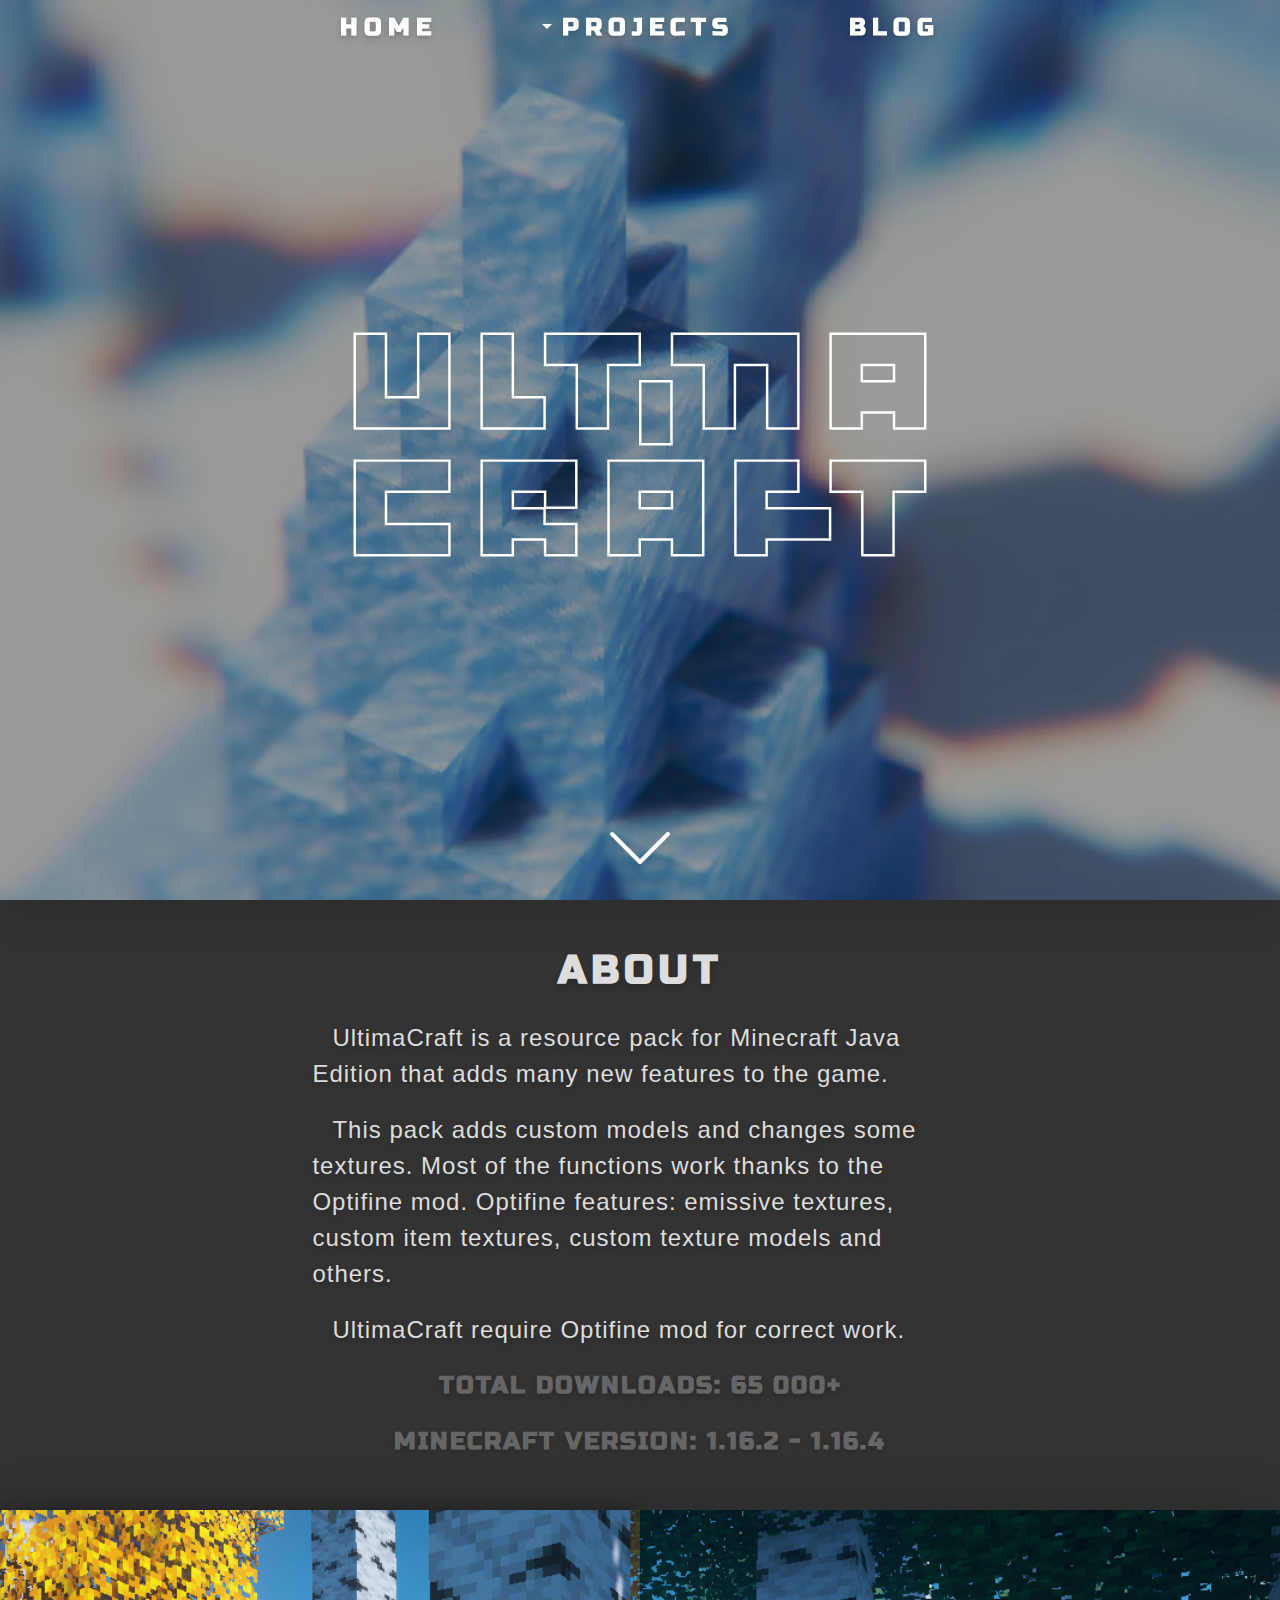
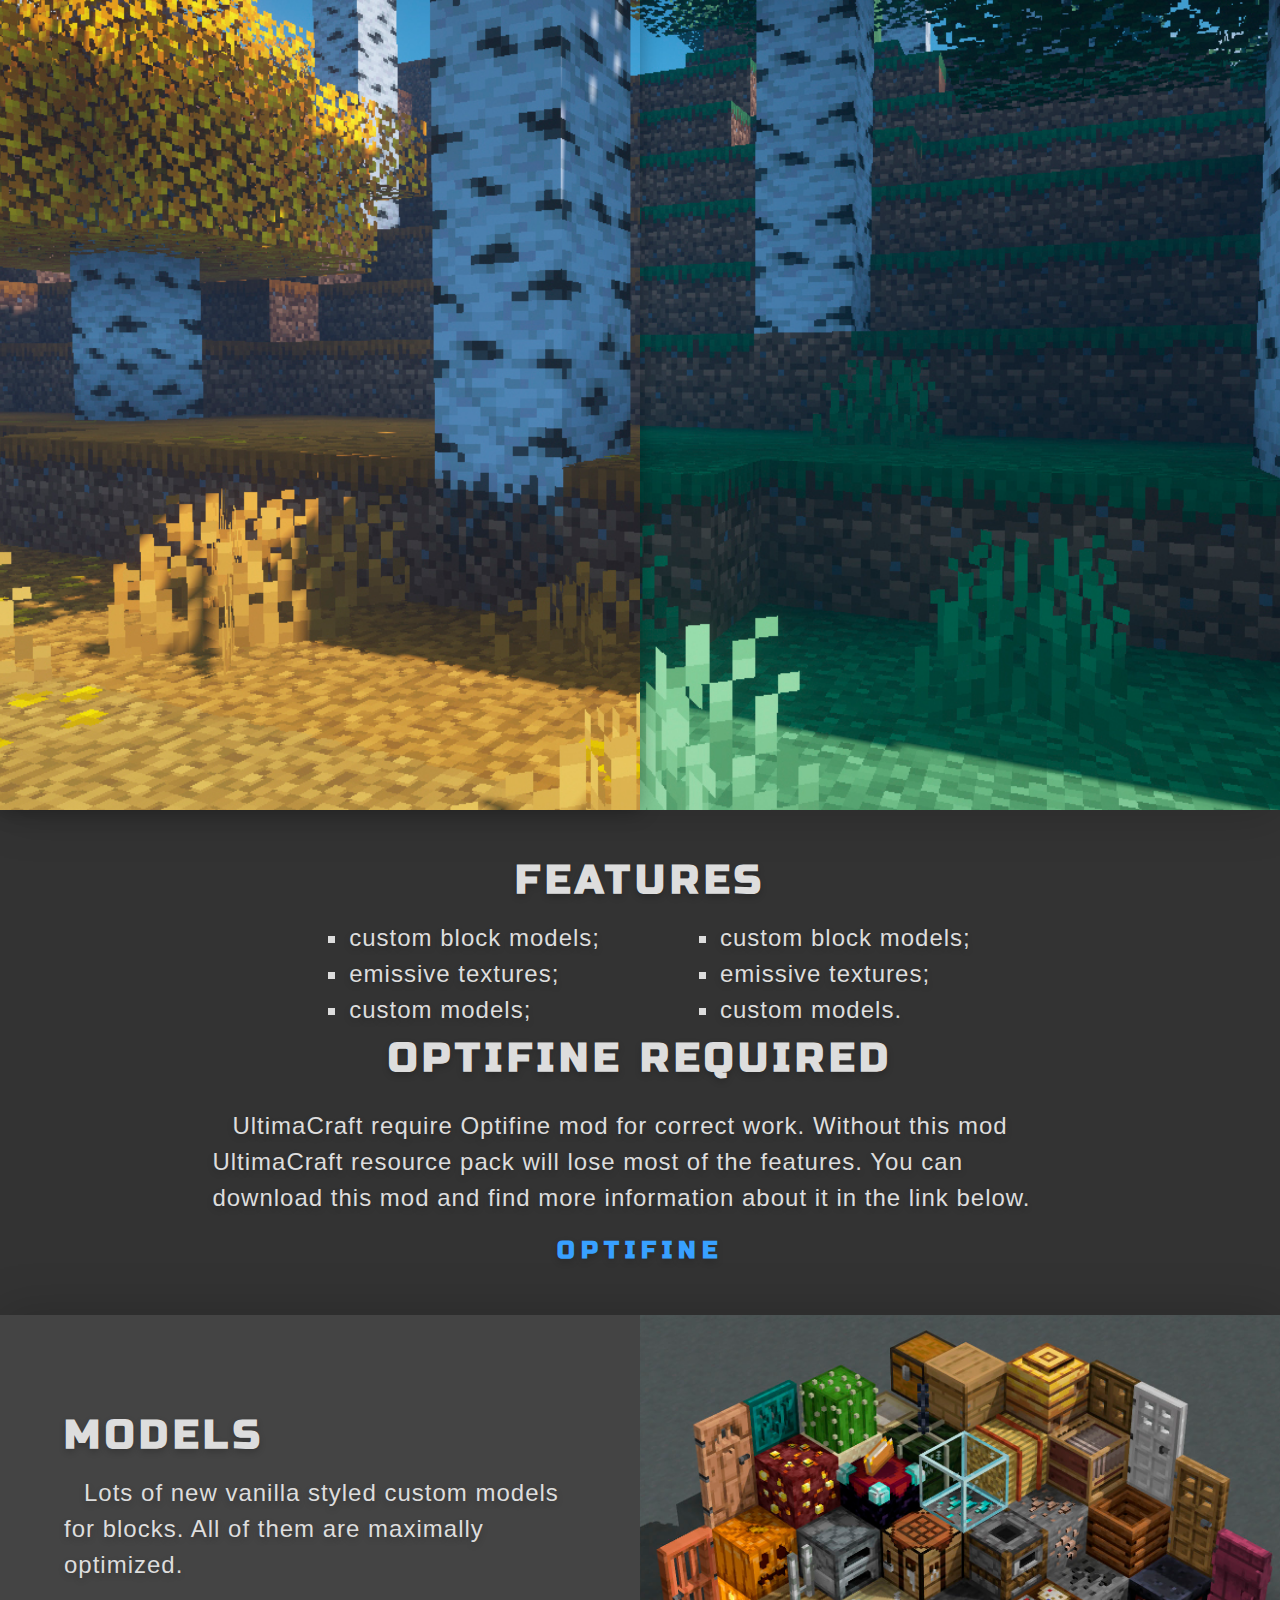
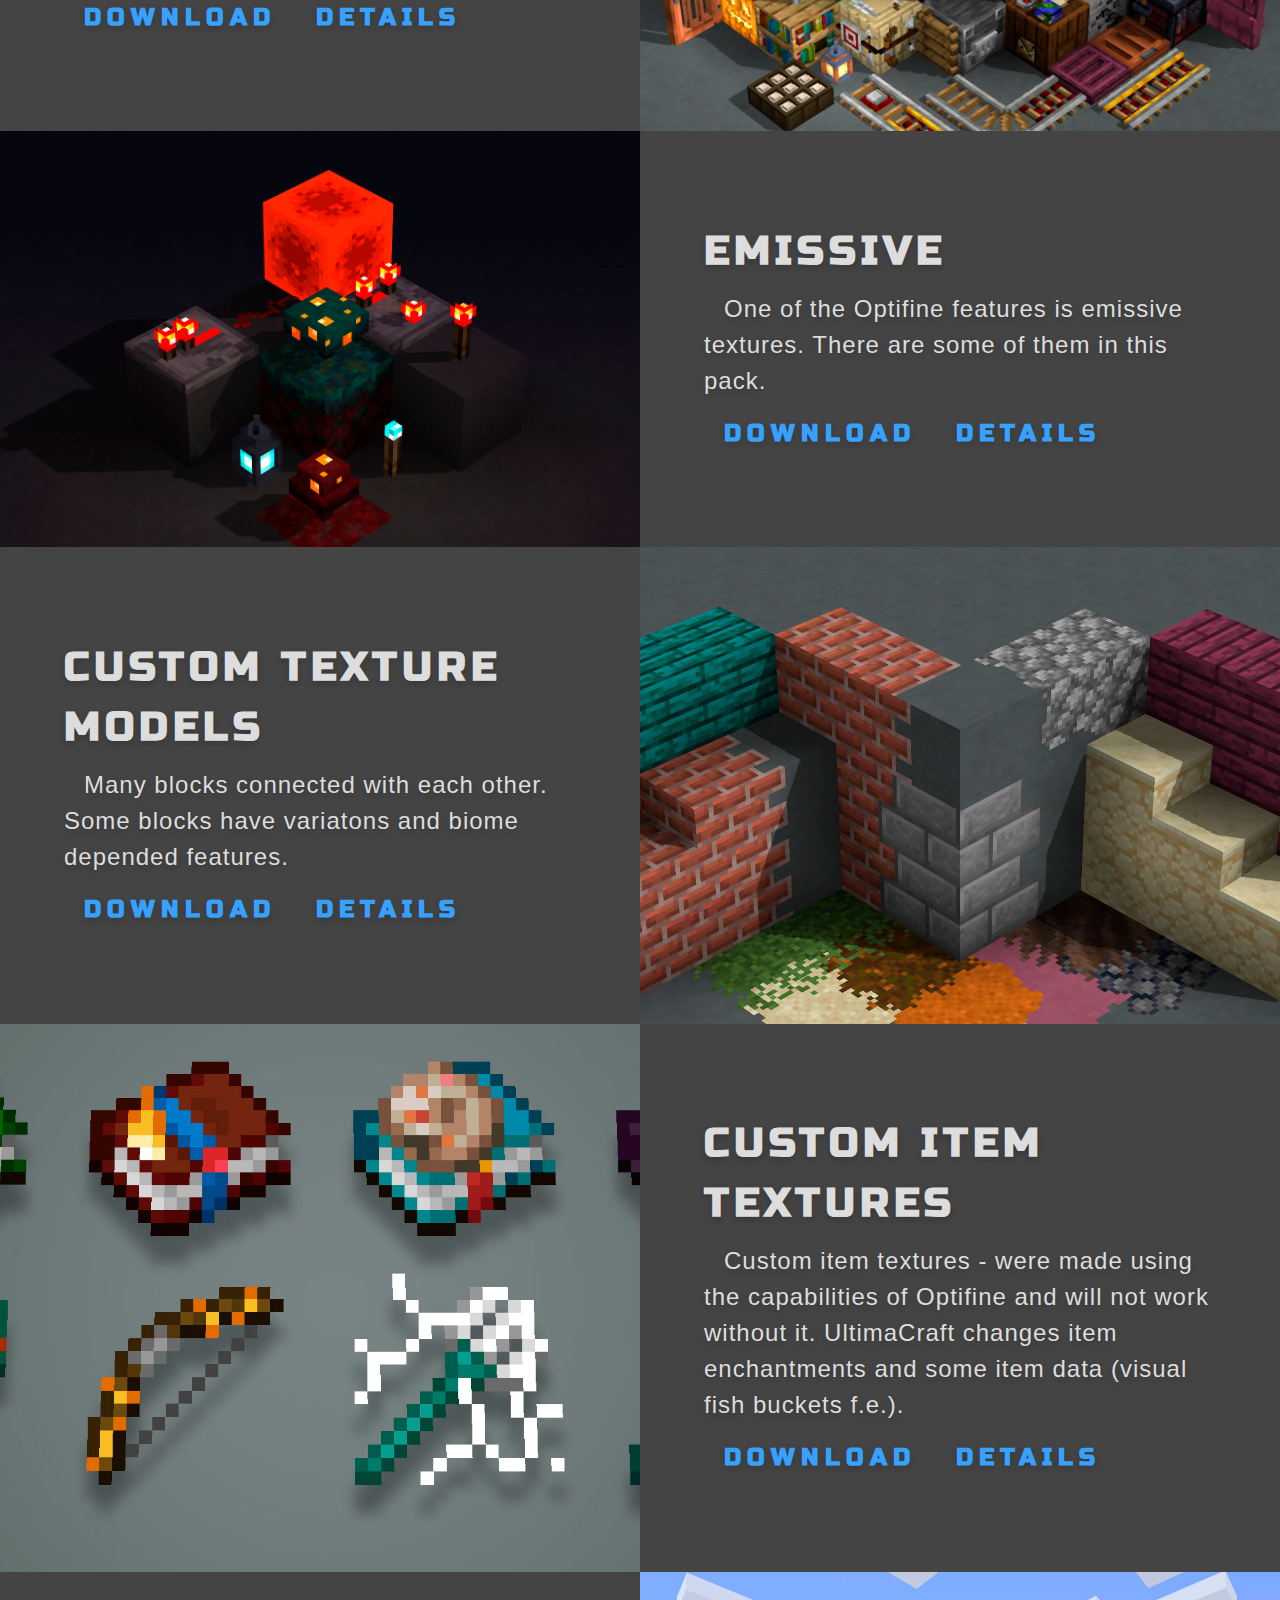
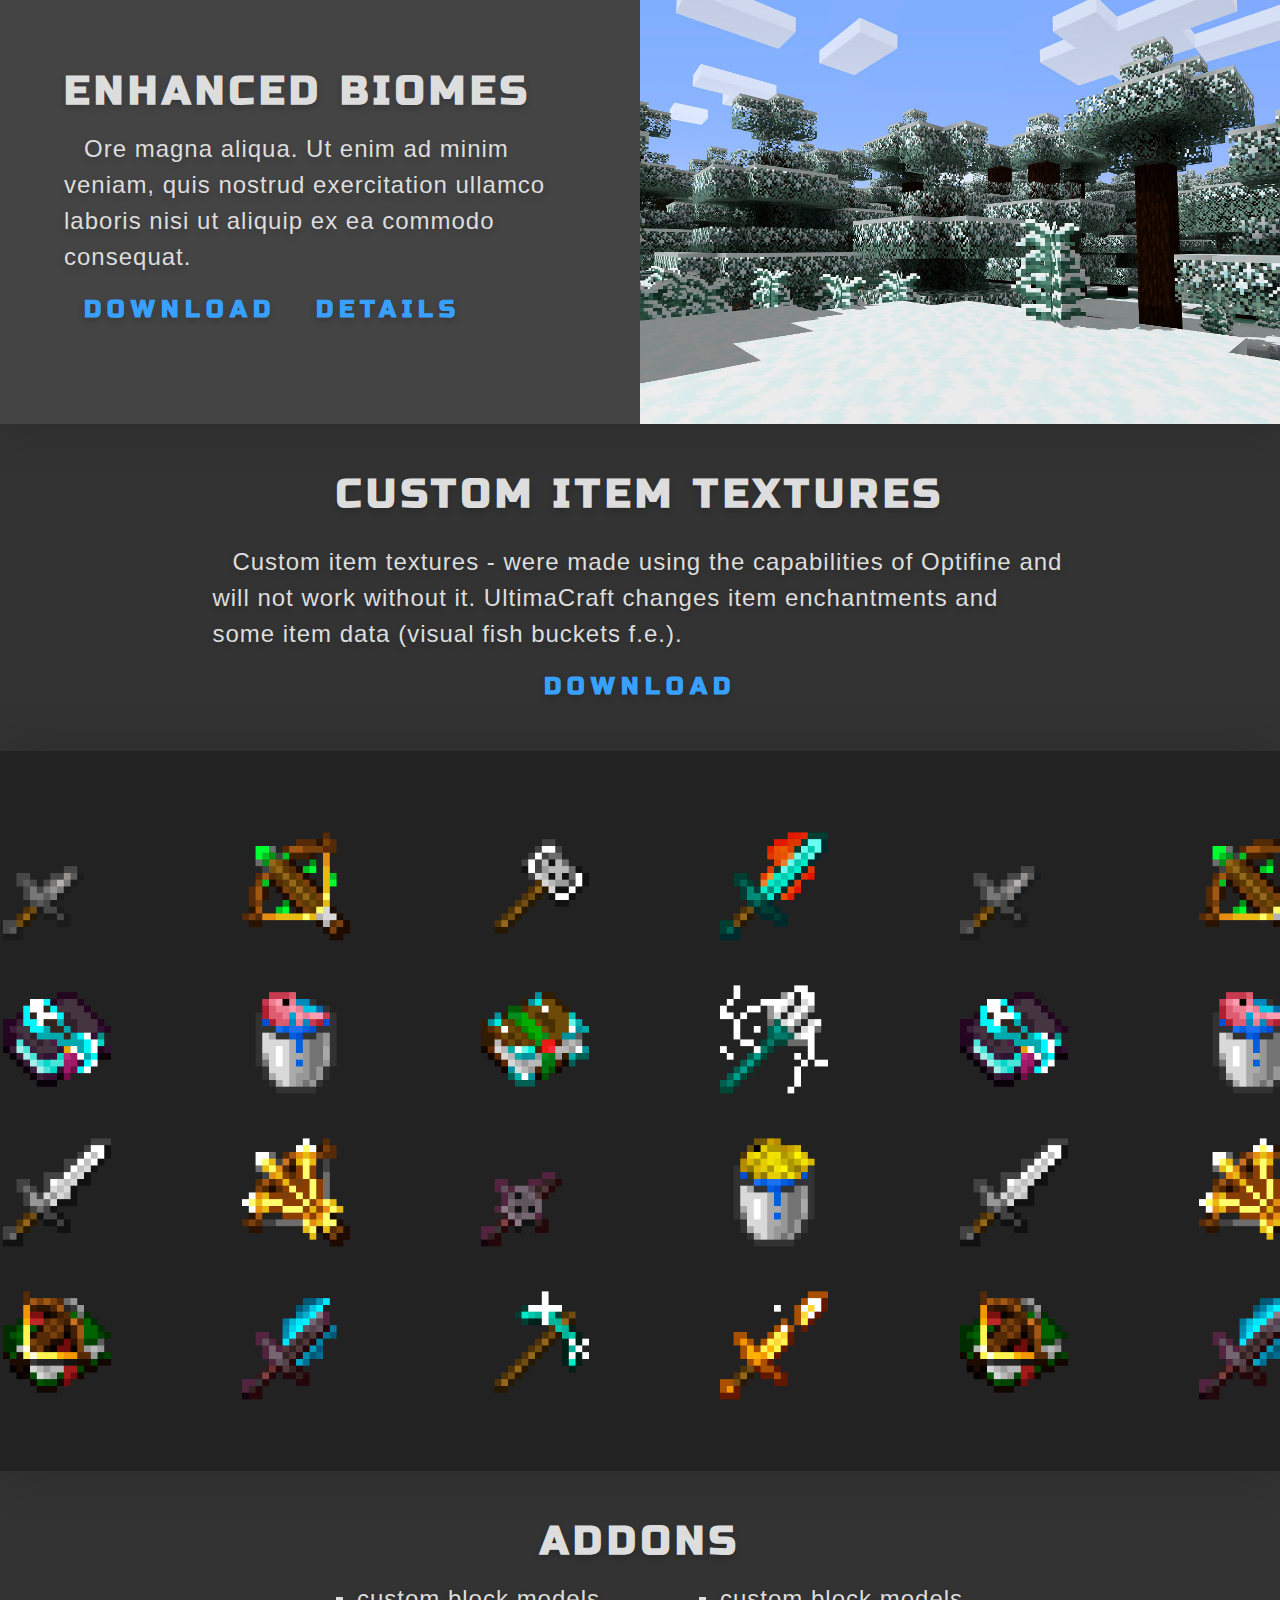
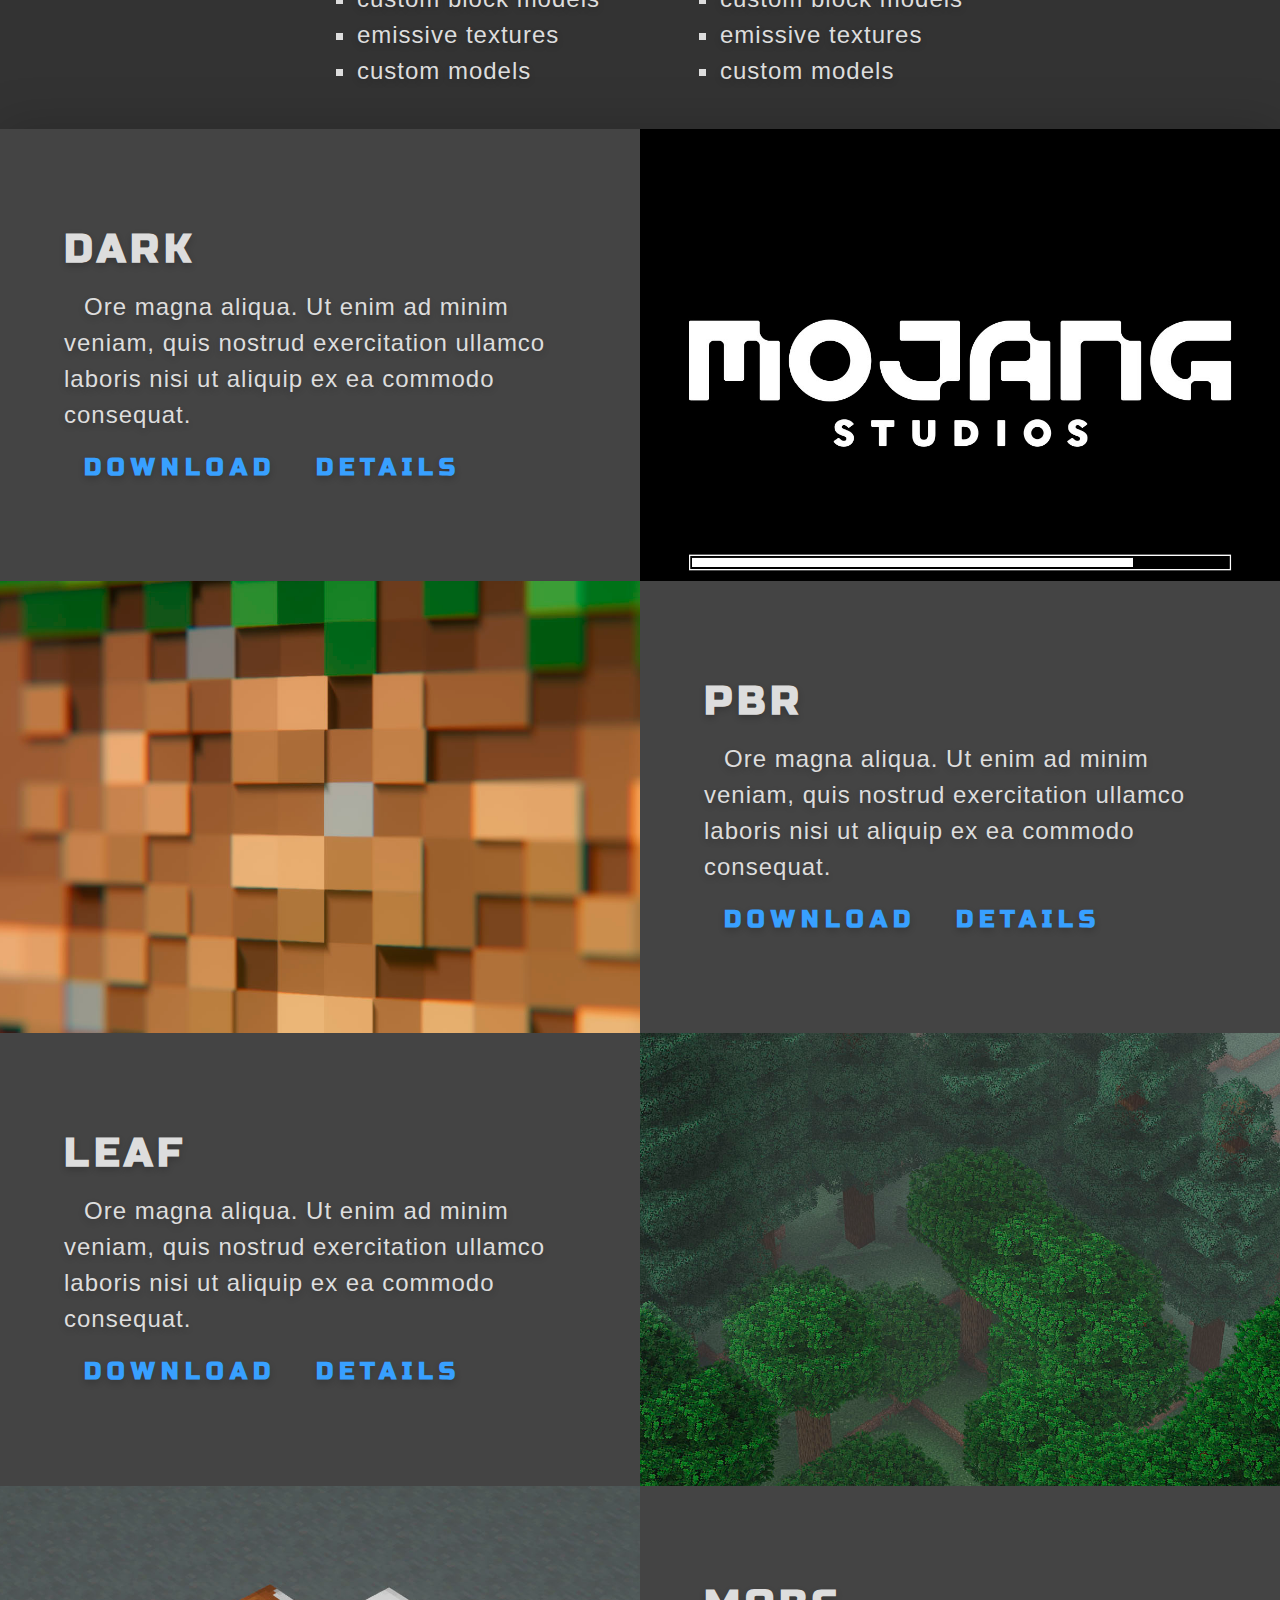
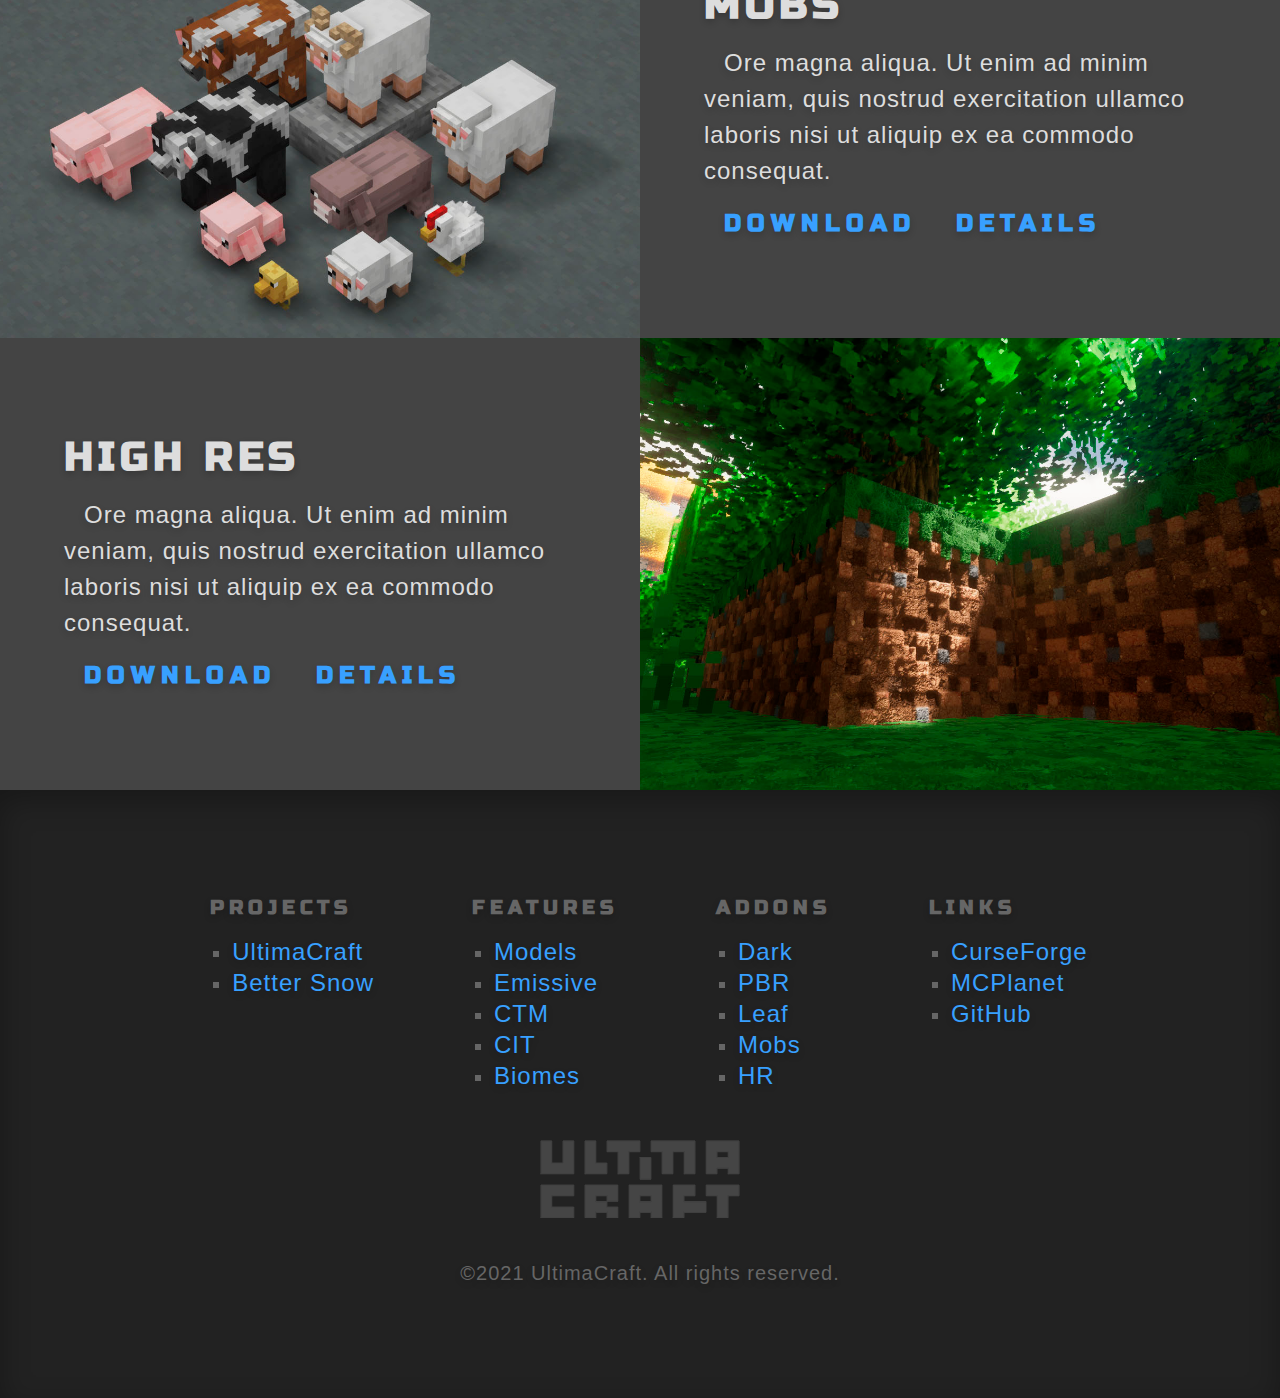
<file: index.html>
<!DOCTYPE html>
<html lang="en">
  <head>
    <link rel="shortcut icon" href="images/u_favicon.ico" type="image/x-icon">
    <link rel="stylesheet" href="css/style0.css">
    <script src="libs/jquery.js"></script>
    <meta charset="utf-8">
    <meta name="viewport" content="width=device-width">
    <title>UltimaCraft</title>
  </head>
  <body>
    <header id="header_slider">
      <div id="header_slide_block">
        <ul class="slider_box">
          <li id="logo_cover_block">
                <div class="logo_cover">
                  <svg class="logo_svg" data-name="uc-logo" xmlns="http://www.w3.org/2000/svg" viewBox="-5 -5 1162 458">
                    <title>ultimacraft</title>
                    <filter id="dropshadow" height="130%">
                      <feGaussianBlur in="SourceAlpha" stdDeviation="5"></feGaussianBlur>
                      <feOffset dx="0" dy="0" result="offsetblur"></feOffset>
                      <feComponentTransfer>
                        <feFuncA type="linear" slope="0"></feFuncA>
                      </feComponentTransfer>
                      <feMerge>
                        <feMergeNode></feMergeNode>
                        <feMergeNode in="SourceGraphic"></feMergeNode>
                      </feMerge>
                    </filter>
                    <polygon class="logo_element" points="256.5 191.5 256.5 0.5 319.5 0.5 319.5 128.5 383.5 128.5 383.5 191.5 256.5 191.5" filter="url(#dropshadow)"></polygon>
                    <path d="M383,417V545h64v62H321V417h62m1-1H320V608H448V544H384V416Z" transform="translate(-64 -416)"></path>
                    <polygon points="384.5 447.5 384.5 415.5 319.5 415.5 319.5 447.5 256.5 447.5 256.5 256.5 447.5 256.5 447.5 351.5 384.5 351.5 384.5 319.5 319.5 319.5 319.5 352.5 383.5 352.5 383.5 384.5 447.5 384.5 447.5 447.5 384.5 447.5" filter="url(#dropshadow)"></polygon>
                    <path d="M511,673v94H449V735H383v34h64v32h64v62H449V831H383v32H321V673H511m1-1H320V864h64V832h64v32h64V800H448V768H384V736h64v32h64V672Z" transform="translate(-64 -416)"></path>
                    <path class="not_a_path" d="M704.5,863.5v-32h-65v32h-63v-191h191v191Zm-65-95h65v-33h-65Z" transform="translate(-64 -416)" filter="url(#dropshadow)"></path>
                    <path d="M767,673V863H705V831H639v32H577V673H767M639,769h66V735H639v34m129-97H576V864h64V832h64v32h64V672ZM640,768V736h64v32Z" transform="translate(-64 -416)"></path>
                    <polygon points="768.5 447.5 768.5 256.5 895.5 256.5 895.5 319.5 831.5 319.5 831.5 352.5 959.5 352.5 959.5 415.5 831.5 415.5 831.5 447.5 768.5 447.5" filter="url(#dropshadow)"></polygon>
                    <path d="M959,673v62H895v34h128v62H895v32H833V673H959m1-1H832V864h64V832h128V768H896V736h64V672Z" transform="translate(-64 -416)"></path>
                    <polygon points="1024.5 447.5 1024.5 319.5 960.5 319.5 960.5 256.5 1151.5 256.5 1151.5 319.5 1087.5 319.5 1087.5 447.5 1024.5 447.5" filter="url(#dropshadow)"></polygon>
                    <path d="M1215,673v62h-64V863h-62V735h-64V673h190m1-1H1024v64h64V864h64V736h64V672Z" transform="translate(-64 -416)"></path>
                    <polygon points="448.5 191.5 448.5 63.5 384.5 63.5 384.5 0.5 575.5 0.5 575.5 63.5 511.5 63.5 511.5 191.5 448.5 191.5" filter="url(#dropshadow)"></polygon>
                    <path d="M639,417v62H575V607H513V479H449V417H639m1-1H448v64h64V608h64V480h64V416Z" transform="translate(-64 -416)"></path>
                    <polygon points="832.5 191.5 832.5 63.5 767.5 63.5 767.5 191.5 704.5 191.5 704.5 63.5 640.5 63.5 640.5 0.5 895.5 0.5 895.5 191.5 832.5 191.5" filter="url(#dropshadow)"></polygon>
                    <path d="M959,417V607H897V479H831V607H769V479H705V417H959m1-1H704v64h64V608h64V480h64V608h64V416Z" transform="translate(-64 -416)"></path>
                    <rect x="576.5" y="96.5" width="63" height="127" filter="url(#dropshadow)"></rect>
                    <path d="M703,513V639H641V513h62m1-1H640V640h64V512Z" transform="translate(-64 -416)"></path>
                    <path class="not_a_path" d="M1152.5,607.5v-32h-65v32h-63v-191h191v191Zm-65-95h65v-33h-65Z" transform="translate(-64 -416)" filter="url(#dropshadow)"></path>
                    <path d="M1215,417V607h-62V575h-66v32h-62V417h190m-128,96h66V479h-66v34m129-97H1024V608h64V576h64v32h64V416Zm-128,96V480h64v32Z" transform="translate(-64 -416)"></path>
                    <polygon points="0.5 191.5 0.5 0.5 63.5 0.5 63.5 128.5 128.5 128.5 128.5 0.5 191.5 0.5 191.5 191.5 0.5 191.5" filter="url(#dropshadow)"></polygon>
                    <path d="M255,417V607H65V417h62V545h66V417h62m1-1H192V544H128V416H64V608H256V416Z" transform="translate(-64 -416)"></path>
                    <polygon points="0.5 447.5 0.5 256.5 191.5 256.5 191.5 319.5 63.5 319.5 63.5 384.5 191.5 384.5 191.5 447.5 0.5 447.5" filter="url(#dropshadow)"></polygon>
                    <path d="M255,673v62H127v66H255v62H65V673H255m1-1H64V864H256V800H128V736H256V672Z" transform="translate(-64 -416)"></path>
                  </svg>
                </div>
          </li>
          <li class="img_box"><img class="parallaxStrong" src="images/main_bg1.jpg" alt=""></li>
          <li class="img_box"><img class="parallaxStrong" src="images/main_bg2.jpg" alt=""></li>
          <li class="img_box"><img class="parallaxStrong" src="images/main_bg3.jpg" alt=""></li>
          <li class="img_box"><img class="parallaxStrong" src="images/main_bg4.jpg" alt=""></li>
          <li class="img_box"><img class="parallaxStrong" src="images/main_bg5.jpg" alt=""></li>
        </ul>
        <div id="filter"></div>
        <div id="filter_second">
          <!--rect#rectangle(fill="blue" mask="url(#logoSvg)")-->
        </div>
      </div>
      <div id="arrow_down_box"><a id="arrow_parent" href="#content">
              <svg id="arrow_down" data-name="arrow down" xmlns="http://www.w3.org/2000/svg" viewBox="0 0 1163 621.5">
                <filter id="dropshadow" height="130%">
                  <feGaussianBlur in="SourceAlpha" stdDeviation="5"></feGaussianBlur>
                  <feOffset dx="0" dy="0" result="offsetblur"></feOffset>
                  <feComponentTransfer>
                    <feFuncA type="linear" slope="0.1"></feFuncA>
                  </feComponentTransfer>
                  <feMerge>
                    <feMergeNode></feMergeNode>
                    <feMergeNode in="SourceGraphic"></feMergeNode>
                  </feMerge>
                </filter>
                <polyline points="40 40 581.5 581.5 1123 40" filter="url(#dropshadow)" style="fill:none;stroke:#fff;stroke-linecap:round;stroke-linejoin:round;stroke-width:80px;"></polyline>
              </svg></a></div>
    </header>
        <menu class="menu_bar">
          <ul class="menu">
            <li class="menu_button">
              <div><a class="menu_link" href="index.html">home</a></div>
            </li>
            <li class="menu_button">
              <div class="list_button">projects</div>
              <ul class="sub_menu">
                <li class="sub_menu_button">
                  <div><a class="menu_link" href="index.html">ultimacraft</a></div>
                </li>
                <li class="sub_menu_button">
                  <div><a class="menu_link" href="https://www.curseforge.com/minecraft/texture-packs/better-snow">snowier snow</a></div>
                </li>
              </ul>
            </li>
            <li class="menu_button">
              <div><a class="menu_link" href="about.html">blog</a></div>
            </li>
          </ul>
        </menu>
    <div id="page">
      <!--block text-->
      <div class="block-light" id="content">
        <h1>About</h1>
        <div class="text">
          <p>UltimaCraft is a resource pack for Minecraft Java Edition that adds many new features to the game.</p>
          <p>This pack adds custom models and changes some textures. Most of the functions work thanks to the Optifine mod. Optifine features: emissive textures, custom item textures, custom texture models and others.</p>
          <p>UltimaCraft require Optifine mod for correct work.</p>
        </div>
        <div class="columns">
          <h2 style="color:#666">Total downloads: 65 000+</h2>
          <h2 style="color:#666">Minecraft version: 1.16.2 - 1.16.4</h2>
        </div>
        <div class="stats"></div>
      </div>
      <!--block image-->
      <div class="block-comp">
        <input class="compareSlide" type="range" min="0" max="100" step="0.01" value="50">
        <div class="compareBox">
          <div class="imgCompare"><img class="parallax" src="images/compV.jpg" alt="alt"></div>
          <div class="imgCompare" id="cmp"><img class="parallax" src="images/compUC.jpg" alt="alt"></div>
        </div>
      </div>
      <!--block columns-->
      <div class="block-light">
        <h1>Features</h1>
        <div class="text">
          <div class="columns">
            <ul>
              <li>custom block models;</li>
              <li>emissive textures;</li>
              <li>custom models;</li>
            </ul>
            <ul>
              <li>custom block models;</li>
              <li>emissive textures;</li>
              <li>custom models.</li>
            </ul>
          </div>
        </div>
        <h1>Optifine Required</h1>
        <div class="columns">
          <p>UltimaCraft require Optifine mod for correct work. Without this mod UltimaCraft resource pack will lose most of the features. You can download this mod and find more information about it in the link below.</p><a class="button" href="https://optifine.net/">Optifine</a>
        </div>
      </div>
      <!--block text & image-->
      <div class="block-with-image">
        <div class="text_box">
          <div class="text">
            <h1>Models</h1>
            <p>Lots of new vanilla styled custom models for blocks. All of them are maximally optimized.</p>
            <div class="links"><a class="button" href="https://www.curseforge.com/minecraft/texture-packs/ultimacraft/files">Download</a><a class="button" href="models.html">Details</a>
            </div>
          </div>
        </div>
        <div class="slider_border" id="models">
          <ul class="slider_small_box">
            <li class="img_box"><img class="parallax" src="images/3dTab.jpg" alt="alt">
              <p class="desc">Shaders: Sildrus Enhanced Default</p>
            </li>
          </ul>
        </div>
      </div>
      <div class="block-with-image">
        <div class="text_box">
          <div class="text">
            <h1>Emissive</h1>
            <p>One of the Optifine features is emissive textures. There are some of them in this pack.</p>
            <div class="links"><a class="button" href="https://www.curseforge.com/minecraft/texture-packs/ultimacraft/files">Download</a><a class="button" href="emissive.html">Details</a>
            </div>
          </div>
        </div>
        <div class="slider_border" id="emissive">
          <ul class="slider_small_box">
            <li class="img_box"><img class="parallax" src="images/EmTab.jpg" alt="alt">
              <p class="desc">Shaders: Sildrus Enhanced Default</p>
            </li>
          </ul>
        </div>
      </div>
      <div class="block-with-image">
        <div class="text_box">
          <div class="text">
            <h1>Custom Texture Models</h1>
            <p>Many blocks connected with each other. Some blocks have variatons and biome depended features.</p>
            <div class="links"><a class="button" href="https://www.curseforge.com/minecraft/texture-packs/ultimacraft/files">Download</a><a class="button" href="ctm.html">Details</a>
            </div>
          </div>
        </div>
        <div class="slider_border" id="ctm">
          <ul class="slider_small_box">
            <li class="img_box"><img class="parallax" src="images/CtmTab.jpg" alt="alt">
              <p class="desc">Shaders: Sildrus Enhanced Default</p>
            </li>
          </ul>
        </div>
      </div>
      <div class="block-with-image">
        <div class="text_box">
          <div class="text">
            <h1>Custom Item Textures</h1>
            <p>Custom item textures - were made using the capabilities of Optifine and will not work without it. UltimaCraft changes item enchantments and some item data (visual fish buckets f.e.).</p>
            <div class="links"><a class="button" href="https://www.curseforge.com/minecraft/texture-packs/ultimacraft/files">Download</a><a class="button" href="cit.html">Details</a>
            </div>
          </div>
        </div>
        <div class="slider_border" id="cit">
          <ul class="slider_small_box">
            <li class="img_box"><img class="parallax" src="images/CitTab.jpg" alt="alt">
              <p class="desc"></p>
            </li>
          </ul>
        </div>
      </div>
      <div class="block-with-image">
        <div class="text_box">
          <div class="text">
            <h1>Enhanced Biomes</h1>
            <p>Ore magna aliqua. Ut enim ad minim veniam, quis nostrud exercitation ullamco laboris nisi ut aliquip ex ea commodo consequat.</p>
            <div class="links"><a class="button" href="https://www.curseforge.com/minecraft/texture-packs/ultimacraft/files">Download</a><a class="button" href="enhanced_biomes.html">Details</a>
            </div>
          </div>
        </div>
        <div class="slider_border" id="biomes">
          <ul class="slider_small_box">
            <li class="img_box"><img class="parallax" src="images/world1.jpg" alt="alt">
              <p class="desc">Shaders: Sildrus Enhanced Default</p>
            </li>
            <li class="img_box"><img class="parallax" src="images/world2.jpg" alt="alt">
              <p class="desc">Shaders: Sildrus Enhanced Default</p>
            </li>
            <li class="img_box"><img class="parallax" src="images/world3.jpg" alt="alt">
              <p class="desc">Shaders: Sildrus Enhanced Default</p>
            </li>
            <li class="img_box"><img class="parallax" src="images/world4.jpg" alt="alt">
              <p class="desc">Shaders: Sildrus Enhanced Default</p>
            </li>
            <li class="img_box"><img class="parallax" src="images/world5.jpg" alt="alt">
              <p class="desc">Shaders: Sildrus Enhanced Default</p>
            </li>
          </ul>
        </div>
      </div>
      <div class="block-light">
        <h1>Custom Item Textures</h1>
        <div class="columns">
          <p>Custom item textures - were made using the capabilities of Optifine and will not work without it. UltimaCraft changes item enchantments and some item data (visual fish buckets f.e.).</p><a class="button" href="https://www.curseforge.com/minecraft/texture-packs/ultimacraft/files">Download</a>
        </div>
        <div class="stats"></div>
      </div>
      <div class="half_size_block">
        <div class="item_box">
          <div class="row_item"><img src="images/cit/diamond_sword_fa.png"><img src="images/cit/stone3.png"><img src="images/cit/crossbow_leaping.png"><img src="images/cit/iron_axe_sm.png"><img src="images/cit/diamond_sword_fa.png"><img src="images/cit/stone3.png"><img src="images/cit/crossbow_leaping.png"><img src="images/cit/iron_axe_sm.png"><img src="images/cit/diamond_sword_fa.png"></div>
          <div class="row_item"><img src="images/cit/trident_chn.png"><img src="images/cit/soul_speed.png"><img src="images/cit/betta_cotton_candy.png"><img src="images/cit/unbreaking3.png"><img src="images/cit/trident_chn.png"><img src="images/cit/soul_speed.png"><img src="images/cit/betta_cotton_candy.png"><img src="images/cit/unbreaking3.png"><img src="images/cit/trident_chn.png"></div>
          <div class="row_item"><img src="images/cit/stripey_yellow.png"><img src="images/cit/iron_sword_lt.png"><img src="images/cit/crossbow_multishot_spectral.png"><img src="images/cit/netherite_sword_sm3.png"><img src="images/cit/stripey_yellow.png"><img src="images/cit/iron_sword_lt.png"><img src="images/cit/crossbow_multishot_spectral.png"><img src="images/cit/netherite_sword_sm3.png"><img src="images/cit/stripey_yellow.png"></div>
          <div class="row_item"><img src="images/cit/golden_sword_cov.png"><img src="images/cit/quick_charge.png"><img src="images/cit/netherite_sword_fa2.png"><img src="images/cit/diamond_pickaxe_st.png"><img src="images/cit/golden_sword_cov.png"><img src="images/cit/quick_charge.png"><img src="images/cit/netherite_sword_fa2.png"><img src="images/cit/diamond_pickaxe_st.png"><img src="images/cit/golden_sword_cov.png"></div>
        </div>
      </div>
      <!--block columns-->
      <div class="block-light">
        <h1>Addons</h1>
        <div class="text">
          <div class="columns">
            <ul>
              <li>custom block models</li>
              <li>emissive textures</li>
              <li>custom models</li>
            </ul>
            <ul>
              <li>custom block models</li>
              <li>emissive textures</li>
              <li>custom models</li>
            </ul>
          </div>
        </div>
      </div>
      <!--block text & image-->
      <div class="block-with-image">
        <div class="text_box">
          <div class="text">
            <h1>Dark</h1>
            <p>Ore magna aliqua. Ut enim ad minim veniam, quis nostrud exercitation ullamco laboris nisi ut aliquip ex ea commodo consequat.</p>
            <div class="links"><a class="button" href="https://www.curseforge.com/minecraft/texture-packs/ultimacraft-dark/files">Download</a><a class="button" href="ultimacraft_dark.html">Details</a>
            </div>
          </div>
        </div>
        <div class="slider_border" id="dark">
          <ul class="slider_small_box">
            <li class="img_box"><img class="parallax" src="images/addonDark1.jpg" alt="alt">
              <p class="desc"></p>
            </li>
            <li class="img_box"><img class="parallax" src="images/addonDark2.jpg" alt="alt">
              <p class="desc"></p>
            </li>
            <li class="img_box"><img class="parallax" src="images/addonDark3.jpg" alt="alt">
              <p class="desc"></p>
            </li>
          </ul>
        </div>
      </div>
      <div class="block-with-image">
        <div class="text_box">
          <div class="text">
            <h1>PBR</h1>
            <p>Ore magna aliqua. Ut enim ad minim veniam, quis nostrud exercitation ullamco laboris nisi ut aliquip ex ea commodo consequat.</p>
            <div class="links"><a class="button" href="https://www.curseforge.com/minecraft/texture-packs/ultimacraft-pbr/files">Download</a><a class="button" href="ultimacraft_pbr.html">Details</a>
            </div>
          </div>
        </div>
        <div class="slider_border" id="pbr">
          <ul class="slider_small_box">
            <li class="img_box"><img class="parallax" src="images/addonPBR1.jpg" alt="alt">
              <p class="desc">Shaders: Kappa</p>
            </li>
            <li class="img_box"><img class="parallax" src="images/addonPBR2.jpg" alt="alt">
              <p class="desc">Shaders: Kappa</p>
            </li>
            <li class="img_box"><img class="parallax" src="images/addonPBR3.jpg" alt="alt">
              <p class="desc">Shaders: Kappa</p>
            </li>
            <li class="img_box"><img class="parallax" src="images/addonPBR4.jpg" alt="alt">
              <p class="desc">Shaders: Kappa</p>
            </li>
            <li class="img_box"><img class="parallax" src="images/addonPBR5.jpg" alt="alt">
              <p class="desc">Shaders: Kappa</p>
            </li>
          </ul>
        </div>
      </div>
      <div class="block-with-image">
        <div class="text_box">
          <div class="text">
            <h1>Leaf</h1>
            <p>Ore magna aliqua. Ut enim ad minim veniam, quis nostrud exercitation ullamco laboris nisi ut aliquip ex ea commodo consequat.</p>
            <div class="links"><a class="button" href="https://www.curseforge.com/minecraft/texture-packs/ultimacraft-leaf/files">Download</a><a class="button" href="ultimacraft_leaf.html">Details</a>
            </div>
          </div>
        </div>
        <div class="slider_border" id="leaf">
          <ul class="slider_small_box">
            <li class="img_box"><img class="parallax" src="images/addonLeaf1.jpg" alt="alt">
              <p class="desc">Shaders: Sildrus Enhanced Default</p>
            </li>
          </ul>
        </div>
      </div>
      <div class="block-with-image">
        <div class="text_box">
          <div class="text">
            <h1>Mobs</h1>
            <p>Ore magna aliqua. Ut enim ad minim veniam, quis nostrud exercitation ullamco laboris nisi ut aliquip ex ea commodo consequat.</p>
            <div class="links"><a class="button" href="https://www.curseforge.com/minecraft/texture-packs/ultimacraft-mobs/files">Download</a><a class="button" href="ultimacraft_mobs.html">Details</a>
            </div>
          </div>
        </div>
        <div class="slider_border" id="mobs">
          <ul class="slider_small_box">
            <li class="img_box"><img class="parallax" src="images/addonMobs1.jpg" alt="alt">
              <p class="desc">Shaders: Vanilla Plus</p>
            </li>
            <li class="img_box"><img class="parallax" src="images/addonMobs2.jpg" alt="alt">
              <p class="desc">Shaders: Vanilla Plus</p>
            </li>
          </ul>
        </div>
      </div>
      <div class="block-with-image">
        <div class="text_box">
          <div class="text">
            <h1>High Res</h1>
            <p>Ore magna aliqua. Ut enim ad minim veniam, quis nostrud exercitation ullamco laboris nisi ut aliquip ex ea commodo consequat.</p>
            <div class="links"><a class="button" href="https://www.curseforge.com/minecraft/texture-packs/ultimacraft-hr/files">Download</a><a class="button" href="ultimacraft_hr.html">Details</a>
            </div>
          </div>
        </div>
        <div class="slider_border" id="hr">
          <ul class="slider_small_box">
            <li class="img_box"><img class="parallax" src="images/addonHR1.jpg" alt="alt">
              <p class="desc">Shaders: Kappa</p>
            </li>
            <li class="img_box"><img class="parallax" src="images/addonHR2.jpg" alt="alt">
              <p class="desc">Shaders: Kappa</p>
            </li>
            <li class="img_box"><img class="parallax" src="images/addonHR3.jpg" alt="alt">
              <p class="desc">Shaders: Kappa</p>
            </li>
            <li class="img_box"><img class="parallax" src="images/addonHR4.jpg" alt="alt">
              <p class="desc">Shaders: Kappa</p>
            </li>
            <li class="img_box"><img class="parallax" src="images/addonHR5.jpg" alt="alt">
              <p class="desc">Shaders: Kappa</p>
            </li>
            <li class="img_box"><img class="parallax" src="images/addonHR6.jpg" alt="alt">
              <p class="desc">Shaders: Kappa</p>
            </li>
            <li class="img_box"><img class="parallax" src="images/addonHR7.jpg" alt="alt">
              <p class="desc">Shaders: Kappa</p>
            </li>
            <li class="img_box"><img class="parallax" src="images/addonHR8.jpg" alt="alt">
              <p class="desc">Shaders: Kappa</p>
            </li>
          </ul>
        </div>
      </div>
    </div>
    <!--script(src="js/main.js")-->
    <script src="js/menu.js"></script>
    <script src="js/logo_anim.js"></script>
    <script src="js/smooth_scroll.js"></script>
    <script src="js/slides.js"></script>
    <script src="js/parallax.js"></script>
    <script src="js/compare.js"></script>
    <script src="js/zoom.js"></script>
    <footer>
      <div id="navigation">
        <ul class="navList">
          <li class="navItem">
            <h1>Projects</h1>
          </li>
          <li class="navItem"><a href="index.html">UltimaCraft</a></li>
          <li class="navItem"><a href="better_snow.html" target="_blank">Better Snow</a></li>
        </ul>
        <ul class="navList">
          <li class="navItem">
            <h1>Features</h1>
          </li>
          <li class="navItem"><a href="models.html">Models</a></li>
          <li class="navItem"><a href="emissive.html">Emissive</a></li>
          <li class="navItem"><a href="ctm.html">CTM</a></li>
          <li class="navItem"><a href="cit.html">CIT</a></li>
          <li class="navItem"><a href="enhanced_biomes.html">Biomes</a></li>
        </ul>
        <ul class="navList">
          <li class="navItem">
            <h1>Addons</h1>
          </li>
          <li class="navItem"><a href="ultimacraft_dark.html">Dark</a></li>
          <li class="navItem"><a href="ultimacraft_pbr.html">PBR</a></li>
          <li class="navItem"><a href="ultimacraft_leaf.html">Leaf</a></li>
          <li class="navItem"><a href="ultimacraft_mobs.html">Mobs</a></li>
          <li class="navItem"><a href="ultimacraft_hr.html">HR</a></li>
        </ul>
        <ul class="navList">
          <li class="navItem">
            <h1>Links</h1>
          </li>
          <li class="navItem"><a href="https://www.curseforge.com/minecraft/texture-packs/ultimacraft" target="_blank">CurseForge</a></li>
          <li class="navItem"><a href="https://www.planetminecraft.com/texture-pack/ultimacraft-4486358" target="_blank">MCPlanet</a></li>
          <li class="navItem"><a href="#">GitHub</a></li>
        </ul>
      </div>
          <div class="logo_cover">
            <svg class="logo_svg" data-name="uc-logo" xmlns="http://www.w3.org/2000/svg" viewBox="-5 -5 1162 458">
              <title>ultimacraft</title>
              <filter id="dropshadow" height="130%">
                <feGaussianBlur in="SourceAlpha" stdDeviation="5"></feGaussianBlur>
                <feOffset dx="0" dy="0" result="offsetblur"></feOffset>
                <feComponentTransfer>
                  <feFuncA type="linear" slope="0"></feFuncA>
                </feComponentTransfer>
                <feMerge>
                  <feMergeNode></feMergeNode>
                  <feMergeNode in="SourceGraphic"></feMergeNode>
                </feMerge>
              </filter>
              <polygon class="logo_element" points="256.5 191.5 256.5 0.5 319.5 0.5 319.5 128.5 383.5 128.5 383.5 191.5 256.5 191.5" filter="url(#dropshadow)"></polygon>
              <path d="M383,417V545h64v62H321V417h62m1-1H320V608H448V544H384V416Z" transform="translate(-64 -416)"></path>
              <polygon points="384.5 447.5 384.5 415.5 319.5 415.5 319.5 447.5 256.5 447.5 256.5 256.5 447.5 256.5 447.5 351.5 384.5 351.5 384.5 319.5 319.5 319.5 319.5 352.5 383.5 352.5 383.5 384.5 447.5 384.5 447.5 447.5 384.5 447.5" filter="url(#dropshadow)"></polygon>
              <path d="M511,673v94H449V735H383v34h64v32h64v62H449V831H383v32H321V673H511m1-1H320V864h64V832h64v32h64V800H448V768H384V736h64v32h64V672Z" transform="translate(-64 -416)"></path>
              <path class="not_a_path" d="M704.5,863.5v-32h-65v32h-63v-191h191v191Zm-65-95h65v-33h-65Z" transform="translate(-64 -416)" filter="url(#dropshadow)"></path>
              <path d="M767,673V863H705V831H639v32H577V673H767M639,769h66V735H639v34m129-97H576V864h64V832h64v32h64V672ZM640,768V736h64v32Z" transform="translate(-64 -416)"></path>
              <polygon points="768.5 447.5 768.5 256.5 895.5 256.5 895.5 319.5 831.5 319.5 831.5 352.5 959.5 352.5 959.5 415.5 831.5 415.5 831.5 447.5 768.5 447.5" filter="url(#dropshadow)"></polygon>
              <path d="M959,673v62H895v34h128v62H895v32H833V673H959m1-1H832V864h64V832h128V768H896V736h64V672Z" transform="translate(-64 -416)"></path>
              <polygon points="1024.5 447.5 1024.5 319.5 960.5 319.5 960.5 256.5 1151.5 256.5 1151.5 319.5 1087.5 319.5 1087.5 447.5 1024.5 447.5" filter="url(#dropshadow)"></polygon>
              <path d="M1215,673v62h-64V863h-62V735h-64V673h190m1-1H1024v64h64V864h64V736h64V672Z" transform="translate(-64 -416)"></path>
              <polygon points="448.5 191.5 448.5 63.5 384.5 63.5 384.5 0.5 575.5 0.5 575.5 63.5 511.5 63.5 511.5 191.5 448.5 191.5" filter="url(#dropshadow)"></polygon>
              <path d="M639,417v62H575V607H513V479H449V417H639m1-1H448v64h64V608h64V480h64V416Z" transform="translate(-64 -416)"></path>
              <polygon points="832.5 191.5 832.5 63.5 767.5 63.5 767.5 191.5 704.5 191.5 704.5 63.5 640.5 63.5 640.5 0.5 895.5 0.5 895.5 191.5 832.5 191.5" filter="url(#dropshadow)"></polygon>
              <path d="M959,417V607H897V479H831V607H769V479H705V417H959m1-1H704v64h64V608h64V480h64V608h64V416Z" transform="translate(-64 -416)"></path>
              <rect x="576.5" y="96.5" width="63" height="127" filter="url(#dropshadow)"></rect>
              <path d="M703,513V639H641V513h62m1-1H640V640h64V512Z" transform="translate(-64 -416)"></path>
              <path class="not_a_path" d="M1152.5,607.5v-32h-65v32h-63v-191h191v191Zm-65-95h65v-33h-65Z" transform="translate(-64 -416)" filter="url(#dropshadow)"></path>
              <path d="M1215,417V607h-62V575h-66v32h-62V417h190m-128,96h66V479h-66v34m129-97H1024V608h64V576h64v32h64V416Zm-128,96V480h64v32Z" transform="translate(-64 -416)"></path>
              <polygon points="0.5 191.5 0.5 0.5 63.5 0.5 63.5 128.5 128.5 128.5 128.5 0.5 191.5 0.5 191.5 191.5 0.5 191.5" filter="url(#dropshadow)"></polygon>
              <path d="M255,417V607H65V417h62V545h66V417h62m1-1H192V544H128V416H64V608H256V416Z" transform="translate(-64 -416)"></path>
              <polygon points="0.5 447.5 0.5 256.5 191.5 256.5 191.5 319.5 63.5 319.5 63.5 384.5 191.5 384.5 191.5 447.5 0.5 447.5" filter="url(#dropshadow)"></polygon>
              <path d="M255,673v62H127v66H255v62H65V673H255m1-1H64V864H256V800H128V736H256V672Z" transform="translate(-64 -416)"></path>
            </svg>
          </div>
      <div id="copyright">
        <p>©2021 UltimaCraft. All rights reserved.</p>
      </div>
    </footer>
    <div id="full_screen_block" style="display:none"><img id="full_screen_img" src="images/Addons.jpg">
      <p id="full_screen_text"></p>
      <h1 id="help">Click here to close</h1>
    </div>
  </body>
</html>
</file>
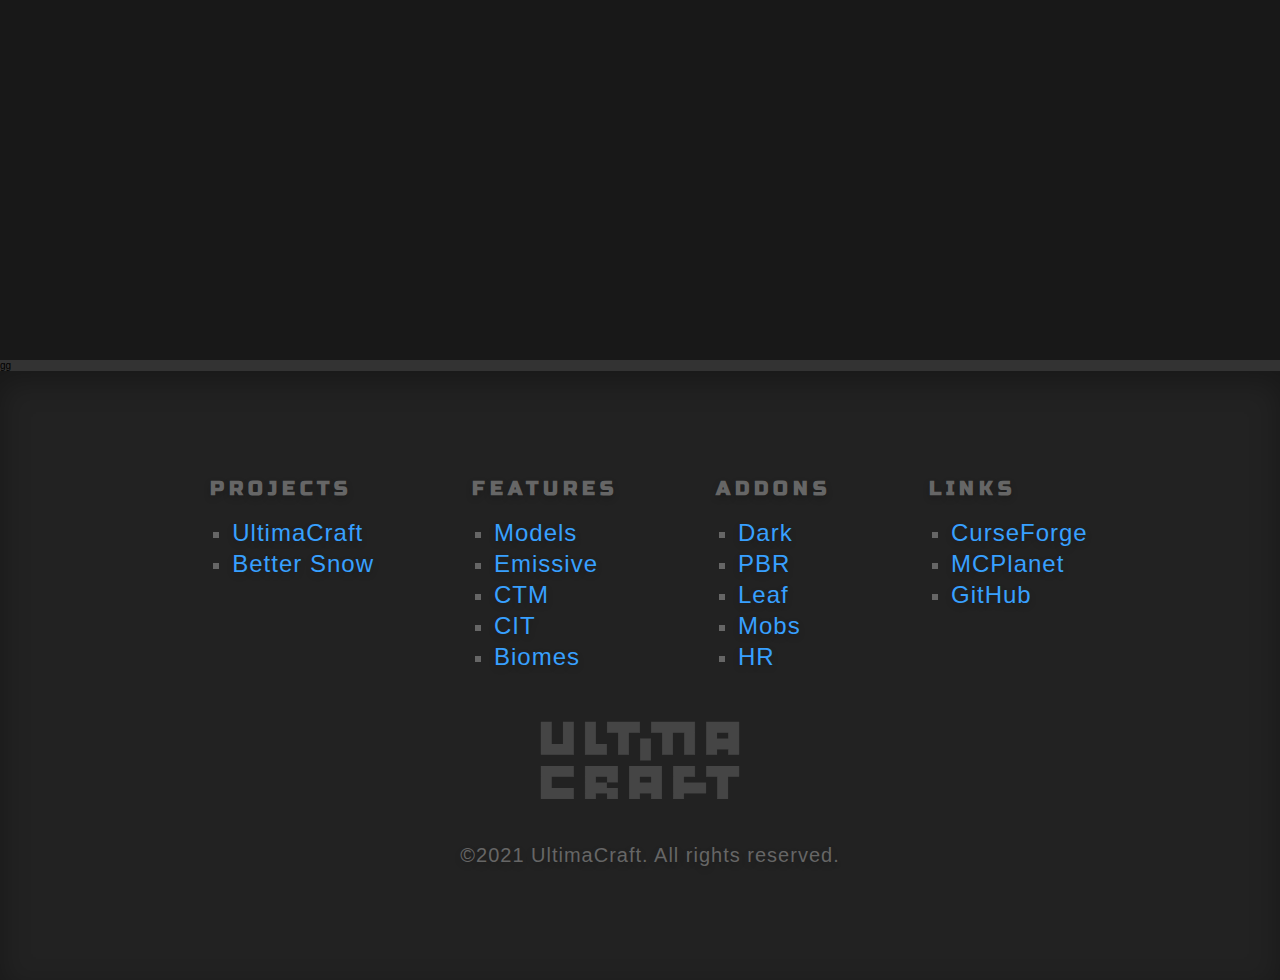
<file: about.html>
<!DOCTYPE html>
<html lang="en">
  <head>
    <link rel="shortcut icon" href="images/u_favicon.ico" type="image/x-icon">
    <link rel="stylesheet" href="css/style0.css">
    <script src="libs/jquery.js"></script>
    <meta charset="utf-8">
    <meta name="viewport" content="width=device-width">
    <title>UltimaCraft</title>
  </head>
  <body>
    <header id="header_smaller_slider">
      <div id="header_slide_block">
        <ul class="slider_box">
          <li id="logo_cover_block">
            <!--#logo_cover_block-->
                <div class="logo_cover">
                  <svg class="logo_svg" data-name="uc-logo" xmlns="http://www.w3.org/2000/svg" viewBox="-5 -5 1162 458">
                    <title>ultimacraft</title>
                    <filter id="dropshadow" height="130%">
                      <feGaussianBlur in="SourceAlpha" stdDeviation="5"></feGaussianBlur>
                      <feOffset dx="0" dy="0" result="offsetblur"></feOffset>
                      <feComponentTransfer>
                        <feFuncA type="linear" slope="0"></feFuncA>
                      </feComponentTransfer>
                      <feMerge>
                        <feMergeNode></feMergeNode>
                        <feMergeNode in="SourceGraphic"></feMergeNode>
                      </feMerge>
                    </filter>
                    <polygon class="logo_element" points="256.5 191.5 256.5 0.5 319.5 0.5 319.5 128.5 383.5 128.5 383.5 191.5 256.5 191.5" filter="url(#dropshadow)"></polygon>
                    <path d="M383,417V545h64v62H321V417h62m1-1H320V608H448V544H384V416Z" transform="translate(-64 -416)"></path>
                    <polygon points="384.5 447.5 384.5 415.5 319.5 415.5 319.5 447.5 256.5 447.5 256.5 256.5 447.5 256.5 447.5 351.5 384.5 351.5 384.5 319.5 319.5 319.5 319.5 352.5 383.5 352.5 383.5 384.5 447.5 384.5 447.5 447.5 384.5 447.5" filter="url(#dropshadow)"></polygon>
                    <path d="M511,673v94H449V735H383v34h64v32h64v62H449V831H383v32H321V673H511m1-1H320V864h64V832h64v32h64V800H448V768H384V736h64v32h64V672Z" transform="translate(-64 -416)"></path>
                    <path class="not_a_path" d="M704.5,863.5v-32h-65v32h-63v-191h191v191Zm-65-95h65v-33h-65Z" transform="translate(-64 -416)" filter="url(#dropshadow)"></path>
                    <path d="M767,673V863H705V831H639v32H577V673H767M639,769h66V735H639v34m129-97H576V864h64V832h64v32h64V672ZM640,768V736h64v32Z" transform="translate(-64 -416)"></path>
                    <polygon points="768.5 447.5 768.5 256.5 895.5 256.5 895.5 319.5 831.5 319.5 831.5 352.5 959.5 352.5 959.5 415.5 831.5 415.5 831.5 447.5 768.5 447.5" filter="url(#dropshadow)"></polygon>
                    <path d="M959,673v62H895v34h128v62H895v32H833V673H959m1-1H832V864h64V832h128V768H896V736h64V672Z" transform="translate(-64 -416)"></path>
                    <polygon points="1024.5 447.5 1024.5 319.5 960.5 319.5 960.5 256.5 1151.5 256.5 1151.5 319.5 1087.5 319.5 1087.5 447.5 1024.5 447.5" filter="url(#dropshadow)"></polygon>
                    <path d="M1215,673v62h-64V863h-62V735h-64V673h190m1-1H1024v64h64V864h64V736h64V672Z" transform="translate(-64 -416)"></path>
                    <polygon points="448.5 191.5 448.5 63.5 384.5 63.5 384.5 0.5 575.5 0.5 575.5 63.5 511.5 63.5 511.5 191.5 448.5 191.5" filter="url(#dropshadow)"></polygon>
                    <path d="M639,417v62H575V607H513V479H449V417H639m1-1H448v64h64V608h64V480h64V416Z" transform="translate(-64 -416)"></path>
                    <polygon points="832.5 191.5 832.5 63.5 767.5 63.5 767.5 191.5 704.5 191.5 704.5 63.5 640.5 63.5 640.5 0.5 895.5 0.5 895.5 191.5 832.5 191.5" filter="url(#dropshadow)"></polygon>
                    <path d="M959,417V607H897V479H831V607H769V479H705V417H959m1-1H704v64h64V608h64V480h64V608h64V416Z" transform="translate(-64 -416)"></path>
                    <rect x="576.5" y="96.5" width="63" height="127" filter="url(#dropshadow)"></rect>
                    <path d="M703,513V639H641V513h62m1-1H640V640h64V512Z" transform="translate(-64 -416)"></path>
                    <path class="not_a_path" d="M1152.5,607.5v-32h-65v32h-63v-191h191v191Zm-65-95h65v-33h-65Z" transform="translate(-64 -416)" filter="url(#dropshadow)"></path>
                    <path d="M1215,417V607h-62V575h-66v32h-62V417h190m-128,96h66V479h-66v34m129-97H1024V608h64V576h64v32h64V416Zm-128,96V480h64v32Z" transform="translate(-64 -416)"></path>
                    <polygon points="0.5 191.5 0.5 0.5 63.5 0.5 63.5 128.5 128.5 128.5 128.5 0.5 191.5 0.5 191.5 191.5 0.5 191.5" filter="url(#dropshadow)"></polygon>
                    <path d="M255,417V607H65V417h62V545h66V417h62m1-1H192V544H128V416H64V608H256V416Z" transform="translate(-64 -416)"></path>
                    <polygon points="0.5 447.5 0.5 256.5 191.5 256.5 191.5 319.5 63.5 319.5 63.5 384.5 191.5 384.5 191.5 447.5 0.5 447.5" filter="url(#dropshadow)"></polygon>
                    <path d="M255,673v62H127v66H255v62H65V673H255m1-1H64V864H256V800H128V736H256V672Z" transform="translate(-64 -416)"></path>
                  </svg>
                </div>
          </li>
          <li class="img_box"><img class="parallax" src="images/main_bg1.jpg" alt="alt"></li>
          <li class="img_box"><img class="parallax" src="images/main_bg2.jpg" alt="alt"></li>
          <li class="img_box"><img class="parallax" src="images/main_bg3.jpg" alt="alt"></li>
          <li class="img_box"><img class="parallax" src="images/main_bg4.jpg" alt="alt"></li>
          <li class="img_box"><img class="parallax" src="images/main_bg5.jpg" alt="alt"></li>
        </ul>
        <div id="filter"></div>
        <div id="filter_second">
          <!--rect#rectangle(fill="blue" mask="url(#logoSvg)")-->
        </div>
      </div>
    </header>
        <menu class="menu_bar">
          <ul class="menu">
            <li class="menu_button">
              <div><a class="menu_link" href="index.html">home</a></div>
            </li>
            <li class="menu_button">
              <div class="list_button">projects</div>
              <ul class="sub_menu">
                <li class="sub_menu_button">
                  <div><a class="menu_link" href="index.html">ultimacraft</a></div>
                </li>
                <li class="sub_menu_button">
                  <div><a class="menu_link" href="https://www.curseforge.com/minecraft/texture-packs/better-snow">snowier snow</a></div>
                </li>
              </ul>
            </li>
            <li class="menu_button">
              <div><a class="menu_link" href="about.html">blog</a></div>
            </li>
          </ul>
        </menu>
    <div>gg</div>
    <footer>
      <div id="navigation">
        <ul class="navList">
          <li class="navItem">
            <h1>Projects</h1>
          </li>
          <li class="navItem"><a href="index.html">UltimaCraft</a></li>
          <li class="navItem"><a href="better_snow.html" target="_blank">Better Snow</a></li>
        </ul>
        <ul class="navList">
          <li class="navItem">
            <h1>Features</h1>
          </li>
          <li class="navItem"><a href="models.html">Models</a></li>
          <li class="navItem"><a href="emissive.html">Emissive</a></li>
          <li class="navItem"><a href="ctm.html">CTM</a></li>
          <li class="navItem"><a href="cit.html">CIT</a></li>
          <li class="navItem"><a href="enhanced_biomes.html">Biomes</a></li>
        </ul>
        <ul class="navList">
          <li class="navItem">
            <h1>Addons</h1>
          </li>
          <li class="navItem"><a href="ultimacraft_dark.html">Dark</a></li>
          <li class="navItem"><a href="ultimacraft_pbr.html">PBR</a></li>
          <li class="navItem"><a href="ultimacraft_leaf.html">Leaf</a></li>
          <li class="navItem"><a href="ultimacraft_mobs.html">Mobs</a></li>
          <li class="navItem"><a href="ultimacraft_hr.html">HR</a></li>
        </ul>
        <ul class="navList">
          <li class="navItem">
            <h1>Links</h1>
          </li>
          <li class="navItem"><a href="https://www.curseforge.com/minecraft/texture-packs/ultimacraft" target="_blank">CurseForge</a></li>
          <li class="navItem"><a href="https://www.planetminecraft.com/texture-pack/ultimacraft-4486358" target="_blank">MCPlanet</a></li>
          <li class="navItem"><a href="#">GitHub</a></li>
        </ul>
      </div>
          <div class="logo_cover">
            <svg class="logo_svg" data-name="uc-logo" xmlns="http://www.w3.org/2000/svg" viewBox="-5 -5 1162 458">
              <title>ultimacraft</title>
              <filter id="dropshadow" height="130%">
                <feGaussianBlur in="SourceAlpha" stdDeviation="5"></feGaussianBlur>
                <feOffset dx="0" dy="0" result="offsetblur"></feOffset>
                <feComponentTransfer>
                  <feFuncA type="linear" slope="0"></feFuncA>
                </feComponentTransfer>
                <feMerge>
                  <feMergeNode></feMergeNode>
                  <feMergeNode in="SourceGraphic"></feMergeNode>
                </feMerge>
              </filter>
              <polygon class="logo_element" points="256.5 191.5 256.5 0.5 319.5 0.5 319.5 128.5 383.5 128.5 383.5 191.5 256.5 191.5" filter="url(#dropshadow)"></polygon>
              <path d="M383,417V545h64v62H321V417h62m1-1H320V608H448V544H384V416Z" transform="translate(-64 -416)"></path>
              <polygon points="384.5 447.5 384.5 415.5 319.5 415.5 319.5 447.5 256.5 447.5 256.5 256.5 447.5 256.5 447.5 351.5 384.5 351.5 384.5 319.5 319.5 319.5 319.5 352.5 383.5 352.5 383.5 384.5 447.5 384.5 447.5 447.5 384.5 447.5" filter="url(#dropshadow)"></polygon>
              <path d="M511,673v94H449V735H383v34h64v32h64v62H449V831H383v32H321V673H511m1-1H320V864h64V832h64v32h64V800H448V768H384V736h64v32h64V672Z" transform="translate(-64 -416)"></path>
              <path class="not_a_path" d="M704.5,863.5v-32h-65v32h-63v-191h191v191Zm-65-95h65v-33h-65Z" transform="translate(-64 -416)" filter="url(#dropshadow)"></path>
              <path d="M767,673V863H705V831H639v32H577V673H767M639,769h66V735H639v34m129-97H576V864h64V832h64v32h64V672ZM640,768V736h64v32Z" transform="translate(-64 -416)"></path>
              <polygon points="768.5 447.5 768.5 256.5 895.5 256.5 895.5 319.5 831.5 319.5 831.5 352.5 959.5 352.5 959.5 415.5 831.5 415.5 831.5 447.5 768.5 447.5" filter="url(#dropshadow)"></polygon>
              <path d="M959,673v62H895v34h128v62H895v32H833V673H959m1-1H832V864h64V832h128V768H896V736h64V672Z" transform="translate(-64 -416)"></path>
              <polygon points="1024.5 447.5 1024.5 319.5 960.5 319.5 960.5 256.5 1151.5 256.5 1151.5 319.5 1087.5 319.5 1087.5 447.5 1024.5 447.5" filter="url(#dropshadow)"></polygon>
              <path d="M1215,673v62h-64V863h-62V735h-64V673h190m1-1H1024v64h64V864h64V736h64V672Z" transform="translate(-64 -416)"></path>
              <polygon points="448.5 191.5 448.5 63.5 384.5 63.5 384.5 0.5 575.5 0.5 575.5 63.5 511.5 63.5 511.5 191.5 448.5 191.5" filter="url(#dropshadow)"></polygon>
              <path d="M639,417v62H575V607H513V479H449V417H639m1-1H448v64h64V608h64V480h64V416Z" transform="translate(-64 -416)"></path>
              <polygon points="832.5 191.5 832.5 63.5 767.5 63.5 767.5 191.5 704.5 191.5 704.5 63.5 640.5 63.5 640.5 0.5 895.5 0.5 895.5 191.5 832.5 191.5" filter="url(#dropshadow)"></polygon>
              <path d="M959,417V607H897V479H831V607H769V479H705V417H959m1-1H704v64h64V608h64V480h64V608h64V416Z" transform="translate(-64 -416)"></path>
              <rect x="576.5" y="96.5" width="63" height="127" filter="url(#dropshadow)"></rect>
              <path d="M703,513V639H641V513h62m1-1H640V640h64V512Z" transform="translate(-64 -416)"></path>
              <path class="not_a_path" d="M1152.5,607.5v-32h-65v32h-63v-191h191v191Zm-65-95h65v-33h-65Z" transform="translate(-64 -416)" filter="url(#dropshadow)"></path>
              <path d="M1215,417V607h-62V575h-66v32h-62V417h190m-128,96h66V479h-66v34m129-97H1024V608h64V576h64v32h64V416Zm-128,96V480h64v32Z" transform="translate(-64 -416)"></path>
              <polygon points="0.5 191.5 0.5 0.5 63.5 0.5 63.5 128.5 128.5 128.5 128.5 0.5 191.5 0.5 191.5 191.5 0.5 191.5" filter="url(#dropshadow)"></polygon>
              <path d="M255,417V607H65V417h62V545h66V417h62m1-1H192V544H128V416H64V608H256V416Z" transform="translate(-64 -416)"></path>
              <polygon points="0.5 447.5 0.5 256.5 191.5 256.5 191.5 319.5 63.5 319.5 63.5 384.5 191.5 384.5 191.5 447.5 0.5 447.5" filter="url(#dropshadow)"></polygon>
              <path d="M255,673v62H127v66H255v62H65V673H255m1-1H64V864H256V800H128V736H256V672Z" transform="translate(-64 -416)"></path>
            </svg>
          </div>
      <div id="copyright">
        <p>©2021 UltimaCraft. All rights reserved.</p>
      </div>
    </footer>
    <div id="full_screen_block" style="display:none"><img id="full_screen_img" src="images/Addons.jpg">
      <p id="full_screen_text"></p>
      <h1 id="help">Click here to close</h1>
    </div>
  </body>
</html>
</file>
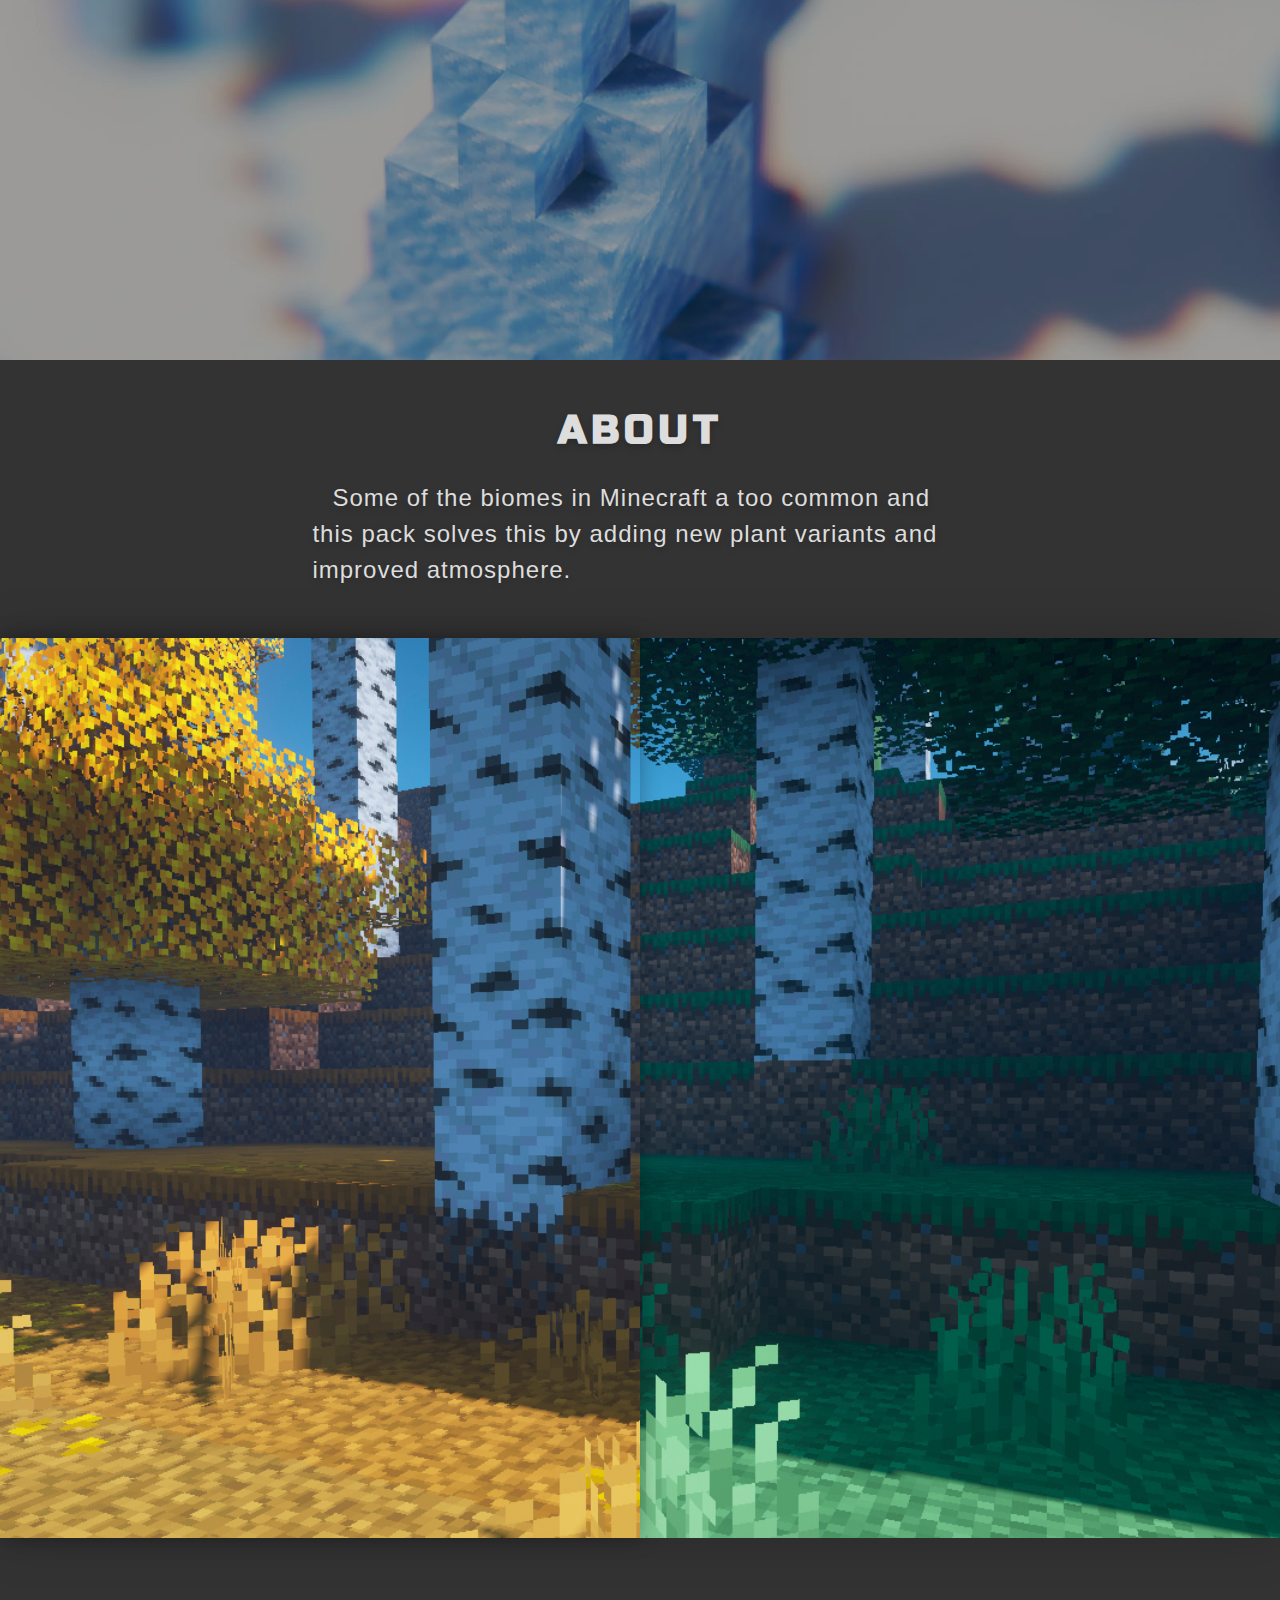
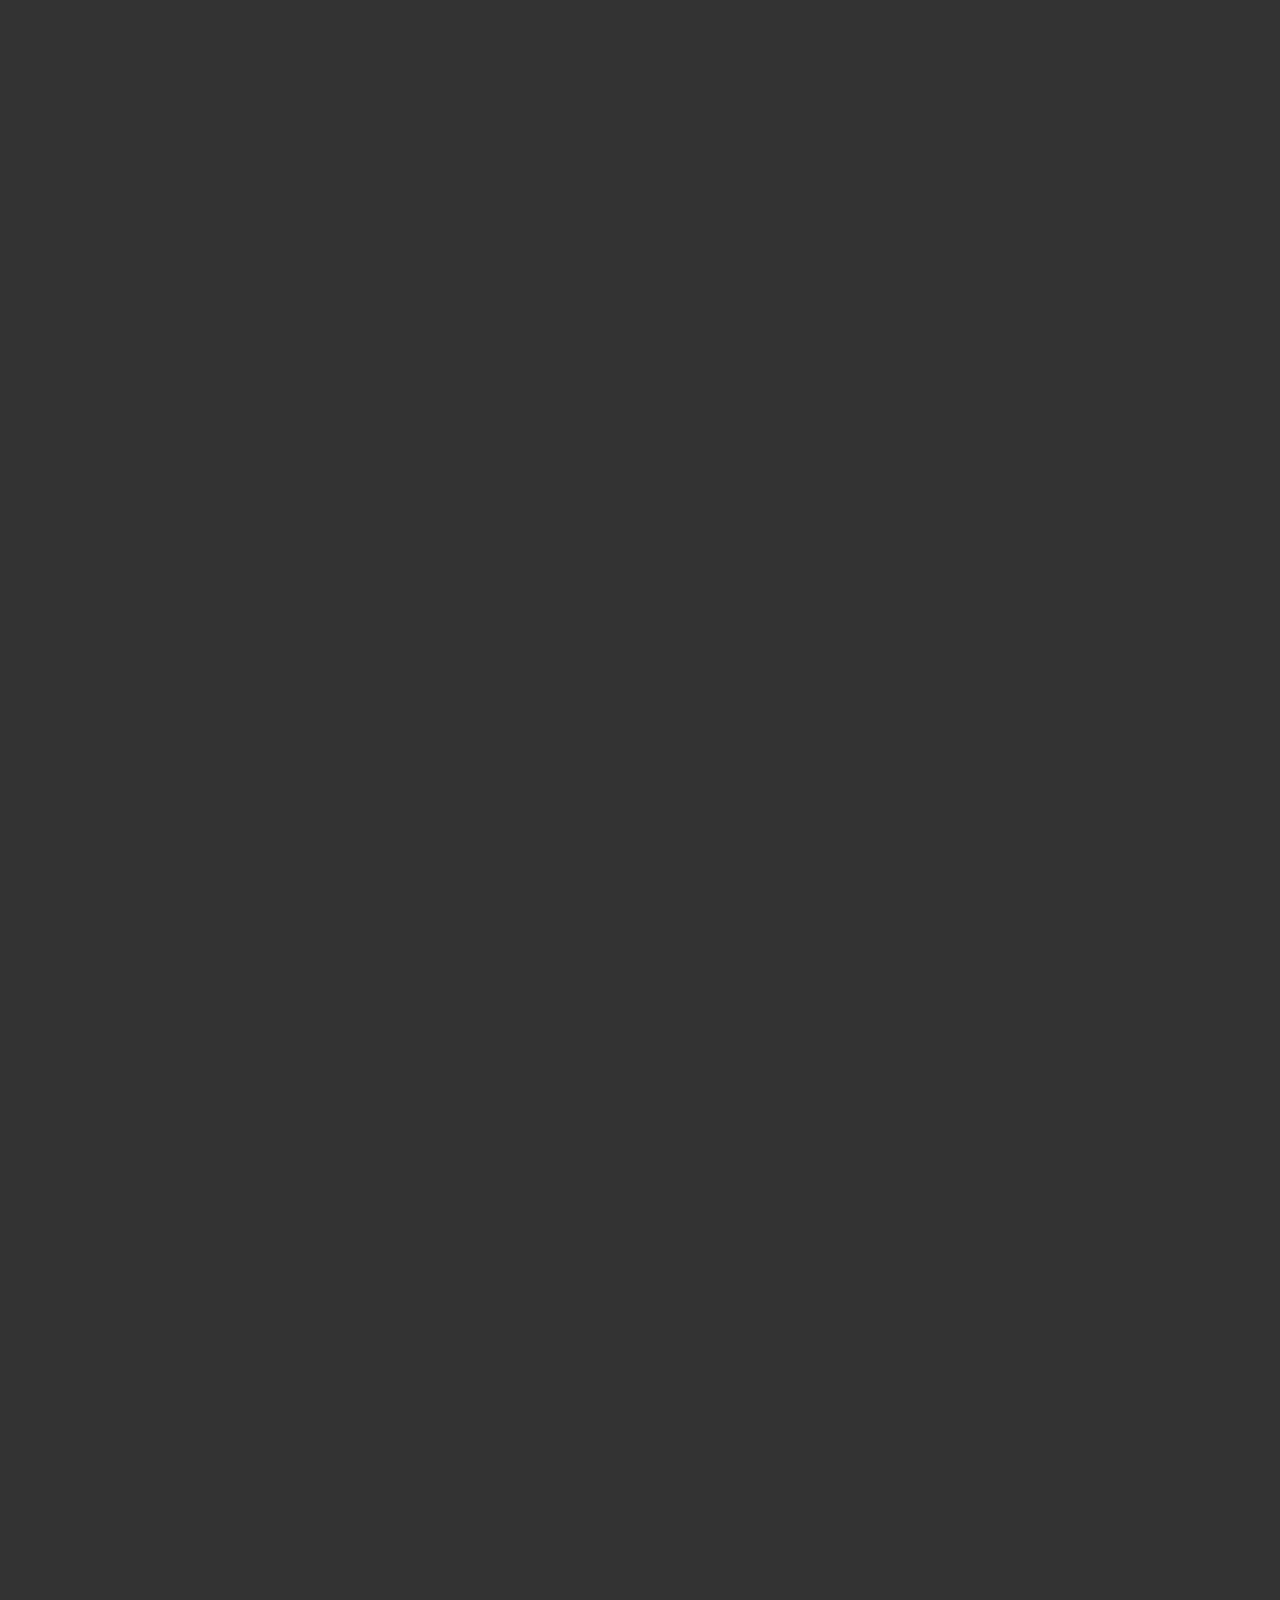
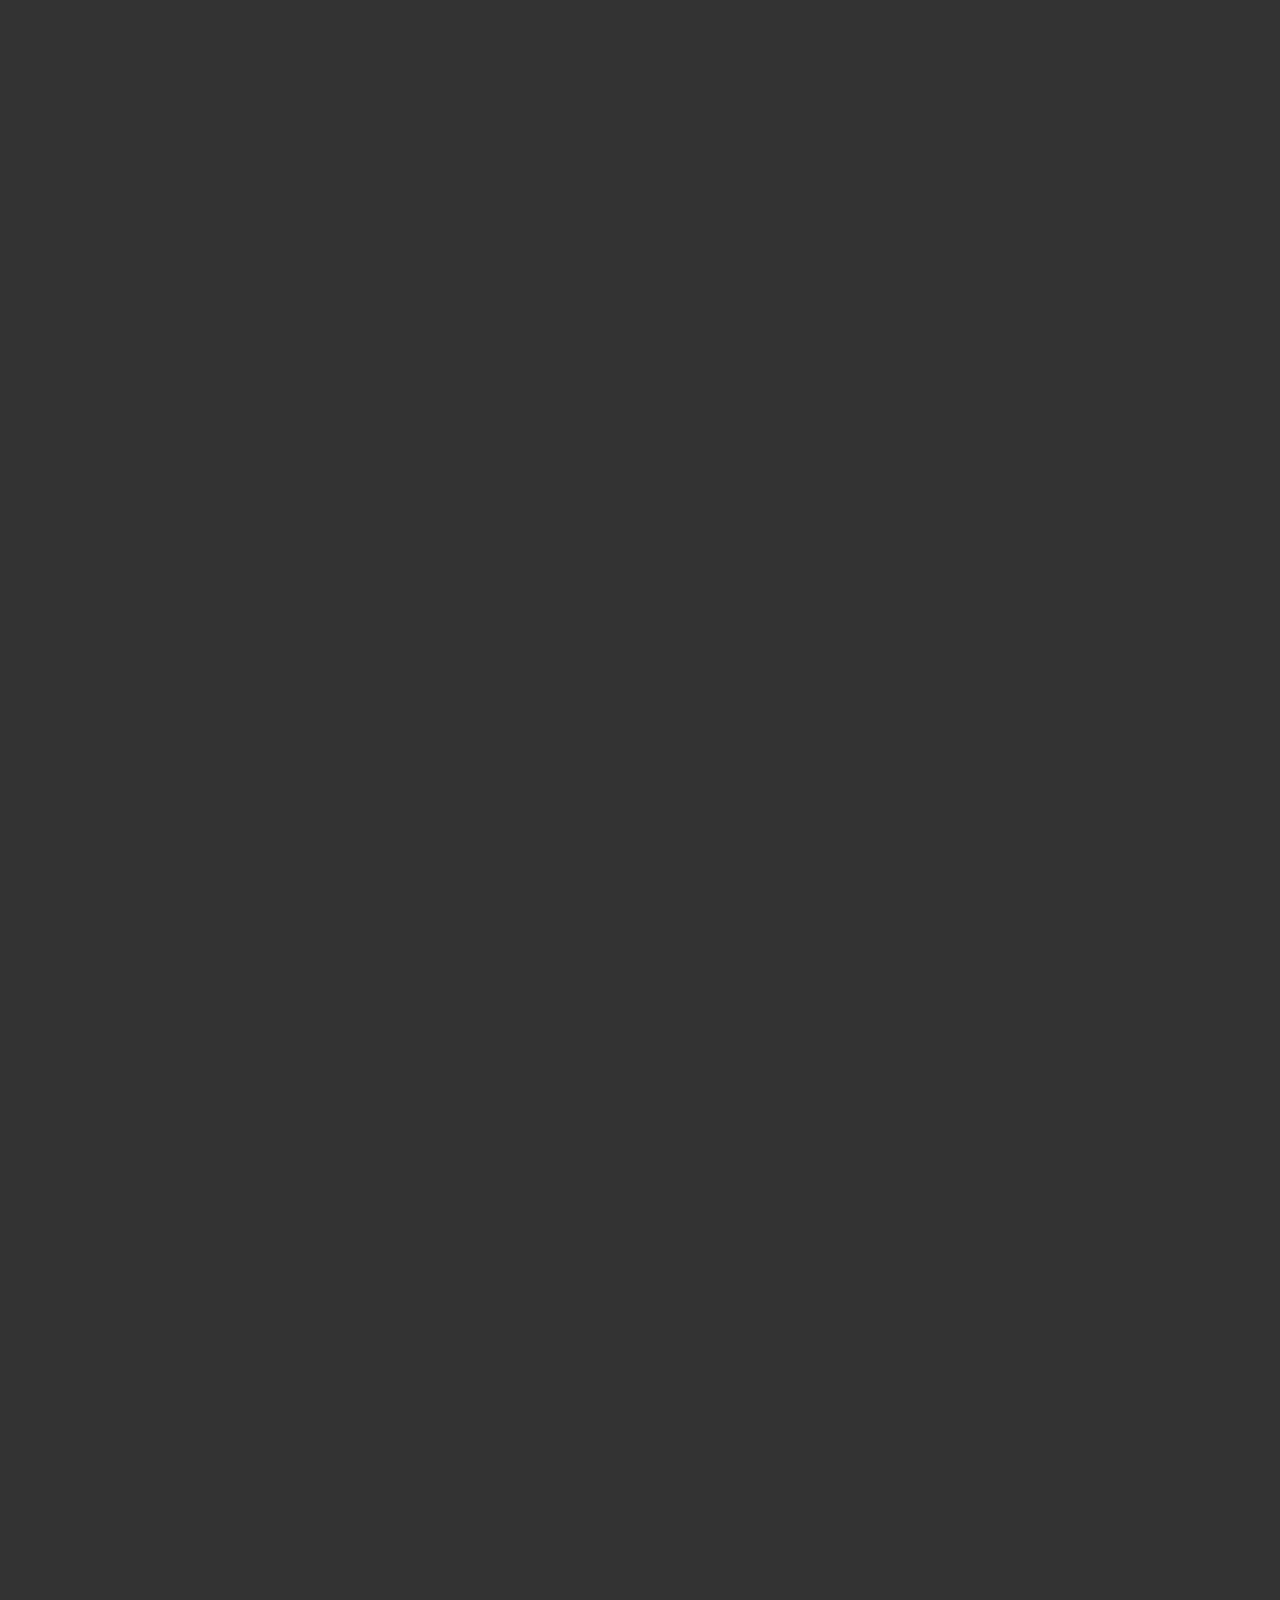
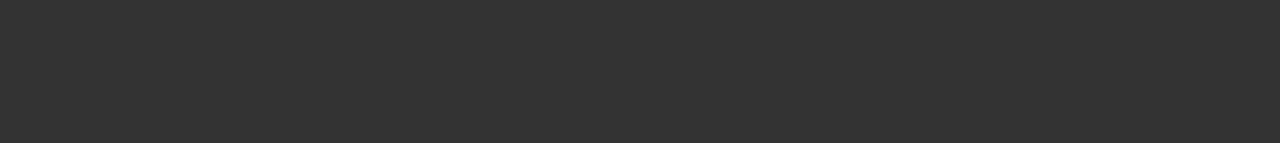
<file: enhanced_biomes.html>
<!DOCTYPE html>
<html lang="en">
  <head>
    <link rel="shortcut icon" href="images/u_favicon.ico" type="image/x-icon">
    <link rel="stylesheet" href="css/style0.css">
    <script src="libs/jquery.js"></script>
    <meta charset="utf-8">
    <meta name="viewport" content="width=device-width">
    <title>UltimaCraft</title>
  </head>
  <body>
    <header id="header_smaller_slider">
      <div id="header_slide_block">
        <ul class="slider_box">
          <li id="logo_cover_block">
            <!--#logo_cover_block-->
                <div class="logo_cover">
                  <svg class="logo_svg" data-name="uc-logo" xmlns="http://www.w3.org/2000/svg" viewBox="-5 -5 1162 458">
                    <title>ultimacraft</title>
                    <filter id="dropshadow" height="130%">
                      <feGaussianBlur in="SourceAlpha" stdDeviation="5"></feGaussianBlur>
                      <feOffset dx="0" dy="0" result="offsetblur"></feOffset>
                      <feComponentTransfer>
                        <feFuncA type="linear" slope="0"></feFuncA>
                      </feComponentTransfer>
                      <feMerge>
                        <feMergeNode></feMergeNode>
                        <feMergeNode in="SourceGraphic"></feMergeNode>
                      </feMerge>
                    </filter>
                    <polygon class="logo_element" points="256.5 191.5 256.5 0.5 319.5 0.5 319.5 128.5 383.5 128.5 383.5 191.5 256.5 191.5" filter="url(#dropshadow)"></polygon>
                    <path d="M383,417V545h64v62H321V417h62m1-1H320V608H448V544H384V416Z" transform="translate(-64 -416)"></path>
                    <polygon points="384.5 447.5 384.5 415.5 319.5 415.5 319.5 447.5 256.5 447.5 256.5 256.5 447.5 256.5 447.5 351.5 384.5 351.5 384.5 319.5 319.5 319.5 319.5 352.5 383.5 352.5 383.5 384.5 447.5 384.5 447.5 447.5 384.5 447.5" filter="url(#dropshadow)"></polygon>
                    <path d="M511,673v94H449V735H383v34h64v32h64v62H449V831H383v32H321V673H511m1-1H320V864h64V832h64v32h64V800H448V768H384V736h64v32h64V672Z" transform="translate(-64 -416)"></path>
                    <path class="not_a_path" d="M704.5,863.5v-32h-65v32h-63v-191h191v191Zm-65-95h65v-33h-65Z" transform="translate(-64 -416)" filter="url(#dropshadow)"></path>
                    <path d="M767,673V863H705V831H639v32H577V673H767M639,769h66V735H639v34m129-97H576V864h64V832h64v32h64V672ZM640,768V736h64v32Z" transform="translate(-64 -416)"></path>
                    <polygon points="768.5 447.5 768.5 256.5 895.5 256.5 895.5 319.5 831.5 319.5 831.5 352.5 959.5 352.5 959.5 415.5 831.5 415.5 831.5 447.5 768.5 447.5" filter="url(#dropshadow)"></polygon>
                    <path d="M959,673v62H895v34h128v62H895v32H833V673H959m1-1H832V864h64V832h128V768H896V736h64V672Z" transform="translate(-64 -416)"></path>
                    <polygon points="1024.5 447.5 1024.5 319.5 960.5 319.5 960.5 256.5 1151.5 256.5 1151.5 319.5 1087.5 319.5 1087.5 447.5 1024.5 447.5" filter="url(#dropshadow)"></polygon>
                    <path d="M1215,673v62h-64V863h-62V735h-64V673h190m1-1H1024v64h64V864h64V736h64V672Z" transform="translate(-64 -416)"></path>
                    <polygon points="448.5 191.5 448.5 63.5 384.5 63.5 384.5 0.5 575.5 0.5 575.5 63.5 511.5 63.5 511.5 191.5 448.5 191.5" filter="url(#dropshadow)"></polygon>
                    <path d="M639,417v62H575V607H513V479H449V417H639m1-1H448v64h64V608h64V480h64V416Z" transform="translate(-64 -416)"></path>
                    <polygon points="832.5 191.5 832.5 63.5 767.5 63.5 767.5 191.5 704.5 191.5 704.5 63.5 640.5 63.5 640.5 0.5 895.5 0.5 895.5 191.5 832.5 191.5" filter="url(#dropshadow)"></polygon>
                    <path d="M959,417V607H897V479H831V607H769V479H705V417H959m1-1H704v64h64V608h64V480h64V608h64V416Z" transform="translate(-64 -416)"></path>
                    <rect x="576.5" y="96.5" width="63" height="127" filter="url(#dropshadow)"></rect>
                    <path d="M703,513V639H641V513h62m1-1H640V640h64V512Z" transform="translate(-64 -416)"></path>
                    <path class="not_a_path" d="M1152.5,607.5v-32h-65v32h-63v-191h191v191Zm-65-95h65v-33h-65Z" transform="translate(-64 -416)" filter="url(#dropshadow)"></path>
                    <path d="M1215,417V607h-62V575h-66v32h-62V417h190m-128,96h66V479h-66v34m129-97H1024V608h64V576h64v32h64V416Zm-128,96V480h64v32Z" transform="translate(-64 -416)"></path>
                    <polygon points="0.5 191.5 0.5 0.5 63.5 0.5 63.5 128.5 128.5 128.5 128.5 0.5 191.5 0.5 191.5 191.5 0.5 191.5" filter="url(#dropshadow)"></polygon>
                    <path d="M255,417V607H65V417h62V545h66V417h62m1-1H192V544H128V416H64V608H256V416Z" transform="translate(-64 -416)"></path>
                    <polygon points="0.5 447.5 0.5 256.5 191.5 256.5 191.5 319.5 63.5 319.5 63.5 384.5 191.5 384.5 191.5 447.5 0.5 447.5" filter="url(#dropshadow)"></polygon>
                    <path d="M255,673v62H127v66H255v62H65V673H255m1-1H64V864H256V800H128V736H256V672Z" transform="translate(-64 -416)"></path>
                  </svg>
                </div>
          </li>
          <li class="img_box"><img class="parallax" src="images/main_bg1.jpg" alt="alt"></li>
          <li class="img_box"><img class="parallax" src="images/main_bg2.jpg" alt="alt"></li>
          <li class="img_box"><img class="parallax" src="images/main_bg3.jpg" alt="alt"></li>
          <li class="img_box"><img class="parallax" src="images/main_bg4.jpg" alt="alt"></li>
          <li class="img_box"><img class="parallax" src="images/main_bg5.jpg" alt="alt"></li>
        </ul>
        <div id="filter"></div>
        <div id="filter_second">
          <!--rect#rectangle(fill="blue" mask="url(#logoSvg)")-->
        </div>
      </div>
    </header>
        <menu class="menu_bar">
          <ul class="menu">
            <li class="menu_button">
              <div><a class="menu_link" href="index.html">home</a></div>
            </li>
            <li class="menu_button">
              <div class="list_button">projects</div>
              <ul class="sub_menu">
                <li class="sub_menu_button">
                  <div><a class="menu_link" href="index.html">ultimacraft</a></div>
                </li>
                <li class="sub_menu_button">
                  <div><a class="menu_link" href="https://www.curseforge.com/minecraft/texture-packs/better-snow">snowier snow</a></div>
                </li>
              </ul>
            </li>
            <li class="menu_button">
              <div><a class="menu_link" href="about.html">blog</a></div>
            </li>
          </ul>
        </menu>
    <div class="block-light" id="page">
      <h1>About</h1>
      <div class="text">
        <p>Some of the biomes in Minecraft a too common and this pack solves this by adding new plant variants and improved atmosphere.</p>
      </div>
    </div>
    <div class="block-comp">
      <input class="compareSlide" type="range" min="0" max="100" step="0.1" value="50">
      <div class="compareBox">
        <div class="imgCompare"><img class="parallax" src="images/compV.jpg" alt="alt"></div>
        <div class="imgCompare" id="cmp"><img class="parallax" src="images/compUC.jpg" alt="alt"></div>
      </div>
    </div>
    <div class="block-light">
      <h1>Biome features</h1>
      <div class="text">
        <div class="columns">
          <ul>
            <li>autumn birch forests</li>
            <li>snowy foliage in snowy biomes</li>
            <li>pink birches in flower forest</li>
          </ul>
          <ul>
            <li>new plants in jungle</li>
            <li>atmospheric fog in swamp</li>
            <li>dried plants in soul sand valley</li>
          </ul>
        </div>
      </div>
    </div>
    <div class="block-with-image">
      <div class="textBox">
        <div class="text">
          <h1>Autumn Birch Forest</h1>
          <p>Ore magna aliqua. Ut enim ad minim veniam, quis nostrud exercitation ullamco laboris nisi ut aliquip ex ea commodo consequat.</p>
        </div>
      </div>
      <div class="sliderBorder" id="autumn_birch_forest">
        <ul class="sliderSmallBox">
          <li class="imgBox"><img class="parallax" src="images/world5.jpg" alt="alt">
            <p class="desc">Shaders: Sildrus Enhanced Default</p>
          </li>
          <li class="imgBox"><img class="parallax" src="images/world6.jpg" alt="alt">
            <p class="desc">Shaders: Sildrus Enhanced Default</p>
          </li>
        </ul>
      </div>
    </div>
    <div class="block-light">
      <div class="columns"><a class="buttonBig" href="https://www.curseforge.com/minecraft/texture-packs/ultimacraft/files">Download</a>
      </div>
    </div>
    <script src="js/main.js"></script>
    <footer>
      <div id="navigation">
        <ul class="navList">
          <li class="navItem">
            <h1>Projects</h1>
          </li>
          <li class="navItem"><a href="index.html">UltimaCraft</a></li>
          <li class="navItem"><a href="better_snow.html" target="_blank">Better Snow</a></li>
        </ul>
        <ul class="navList">
          <li class="navItem">
            <h1>Features</h1>
          </li>
          <li class="navItem"><a href="models.html">Models</a></li>
          <li class="navItem"><a href="emissive.html">Emissive</a></li>
          <li class="navItem"><a href="ctm.html">CTM</a></li>
          <li class="navItem"><a href="cit.html">CIT</a></li>
          <li class="navItem"><a href="enhanced_biomes.html">Biomes</a></li>
        </ul>
        <ul class="navList">
          <li class="navItem">
            <h1>Addons</h1>
          </li>
          <li class="navItem"><a href="ultimacraft_dark.html">Dark</a></li>
          <li class="navItem"><a href="ultimacraft_pbr.html">PBR</a></li>
          <li class="navItem"><a href="ultimacraft_leaf.html">Leaf</a></li>
          <li class="navItem"><a href="ultimacraft_mobs.html">Mobs</a></li>
          <li class="navItem"><a href="ultimacraft_hr.html">HR</a></li>
        </ul>
        <ul class="navList">
          <li class="navItem">
            <h1>Links</h1>
          </li>
          <li class="navItem"><a href="https://www.curseforge.com/minecraft/texture-packs/ultimacraft" target="_blank">CurseForge</a></li>
          <li class="navItem"><a href="https://www.planetminecraft.com/texture-pack/ultimacraft-4486358" target="_blank">MCPlanet</a></li>
          <li class="navItem"><a href="#">GitHub</a></li>
        </ul>
      </div>
          <div class="logo_cover">
            <svg class="logo_svg" data-name="uc-logo" xmlns="http://www.w3.org/2000/svg" viewBox="-5 -5 1162 458">
              <title>ultimacraft</title>
              <filter id="dropshadow" height="130%">
                <feGaussianBlur in="SourceAlpha" stdDeviation="5"></feGaussianBlur>
                <feOffset dx="0" dy="0" result="offsetblur"></feOffset>
                <feComponentTransfer>
                  <feFuncA type="linear" slope="0"></feFuncA>
                </feComponentTransfer>
                <feMerge>
                  <feMergeNode></feMergeNode>
                  <feMergeNode in="SourceGraphic"></feMergeNode>
                </feMerge>
              </filter>
              <polygon class="logo_element" points="256.5 191.5 256.5 0.5 319.5 0.5 319.5 128.5 383.5 128.5 383.5 191.5 256.5 191.5" filter="url(#dropshadow)"></polygon>
              <path d="M383,417V545h64v62H321V417h62m1-1H320V608H448V544H384V416Z" transform="translate(-64 -416)"></path>
              <polygon points="384.5 447.5 384.5 415.5 319.5 415.5 319.5 447.5 256.5 447.5 256.5 256.5 447.5 256.5 447.5 351.5 384.5 351.5 384.5 319.5 319.5 319.5 319.5 352.5 383.5 352.5 383.5 384.5 447.5 384.5 447.5 447.5 384.5 447.5" filter="url(#dropshadow)"></polygon>
              <path d="M511,673v94H449V735H383v34h64v32h64v62H449V831H383v32H321V673H511m1-1H320V864h64V832h64v32h64V800H448V768H384V736h64v32h64V672Z" transform="translate(-64 -416)"></path>
              <path class="not_a_path" d="M704.5,863.5v-32h-65v32h-63v-191h191v191Zm-65-95h65v-33h-65Z" transform="translate(-64 -416)" filter="url(#dropshadow)"></path>
              <path d="M767,673V863H705V831H639v32H577V673H767M639,769h66V735H639v34m129-97H576V864h64V832h64v32h64V672ZM640,768V736h64v32Z" transform="translate(-64 -416)"></path>
              <polygon points="768.5 447.5 768.5 256.5 895.5 256.5 895.5 319.5 831.5 319.5 831.5 352.5 959.5 352.5 959.5 415.5 831.5 415.5 831.5 447.5 768.5 447.5" filter="url(#dropshadow)"></polygon>
              <path d="M959,673v62H895v34h128v62H895v32H833V673H959m1-1H832V864h64V832h128V768H896V736h64V672Z" transform="translate(-64 -416)"></path>
              <polygon points="1024.5 447.5 1024.5 319.5 960.5 319.5 960.5 256.5 1151.5 256.5 1151.5 319.5 1087.5 319.5 1087.5 447.5 1024.5 447.5" filter="url(#dropshadow)"></polygon>
              <path d="M1215,673v62h-64V863h-62V735h-64V673h190m1-1H1024v64h64V864h64V736h64V672Z" transform="translate(-64 -416)"></path>
              <polygon points="448.5 191.5 448.5 63.5 384.5 63.5 384.5 0.5 575.5 0.5 575.5 63.5 511.5 63.5 511.5 191.5 448.5 191.5" filter="url(#dropshadow)"></polygon>
              <path d="M639,417v62H575V607H513V479H449V417H639m1-1H448v64h64V608h64V480h64V416Z" transform="translate(-64 -416)"></path>
              <polygon points="832.5 191.5 832.5 63.5 767.5 63.5 767.5 191.5 704.5 191.5 704.5 63.5 640.5 63.5 640.5 0.5 895.5 0.5 895.5 191.5 832.5 191.5" filter="url(#dropshadow)"></polygon>
              <path d="M959,417V607H897V479H831V607H769V479H705V417H959m1-1H704v64h64V608h64V480h64V608h64V416Z" transform="translate(-64 -416)"></path>
              <rect x="576.5" y="96.5" width="63" height="127" filter="url(#dropshadow)"></rect>
              <path d="M703,513V639H641V513h62m1-1H640V640h64V512Z" transform="translate(-64 -416)"></path>
              <path class="not_a_path" d="M1152.5,607.5v-32h-65v32h-63v-191h191v191Zm-65-95h65v-33h-65Z" transform="translate(-64 -416)" filter="url(#dropshadow)"></path>
              <path d="M1215,417V607h-62V575h-66v32h-62V417h190m-128,96h66V479h-66v34m129-97H1024V608h64V576h64v32h64V416Zm-128,96V480h64v32Z" transform="translate(-64 -416)"></path>
              <polygon points="0.5 191.5 0.5 0.5 63.5 0.5 63.5 128.5 128.5 128.5 128.5 0.5 191.5 0.5 191.5 191.5 0.5 191.5" filter="url(#dropshadow)"></polygon>
              <path d="M255,417V607H65V417h62V545h66V417h62m1-1H192V544H128V416H64V608H256V416Z" transform="translate(-64 -416)"></path>
              <polygon points="0.5 447.5 0.5 256.5 191.5 256.5 191.5 319.5 63.5 319.5 63.5 384.5 191.5 384.5 191.5 447.5 0.5 447.5" filter="url(#dropshadow)"></polygon>
              <path d="M255,673v62H127v66H255v62H65V673H255m1-1H64V864H256V800H128V736H256V672Z" transform="translate(-64 -416)"></path>
            </svg>
          </div>
      <div id="copyright">
        <p>©2021 UltimaCraft. All rights reserved.</p>
      </div>
    </footer>
    <div id="full_screen_block" style="display:none"><img id="full_screen_img" src="images/Addons.jpg">
      <p id="full_screen_text"></p>
      <h1 id="help">Click here to close</h1>
    </div>
  </body>
</html>
</file>
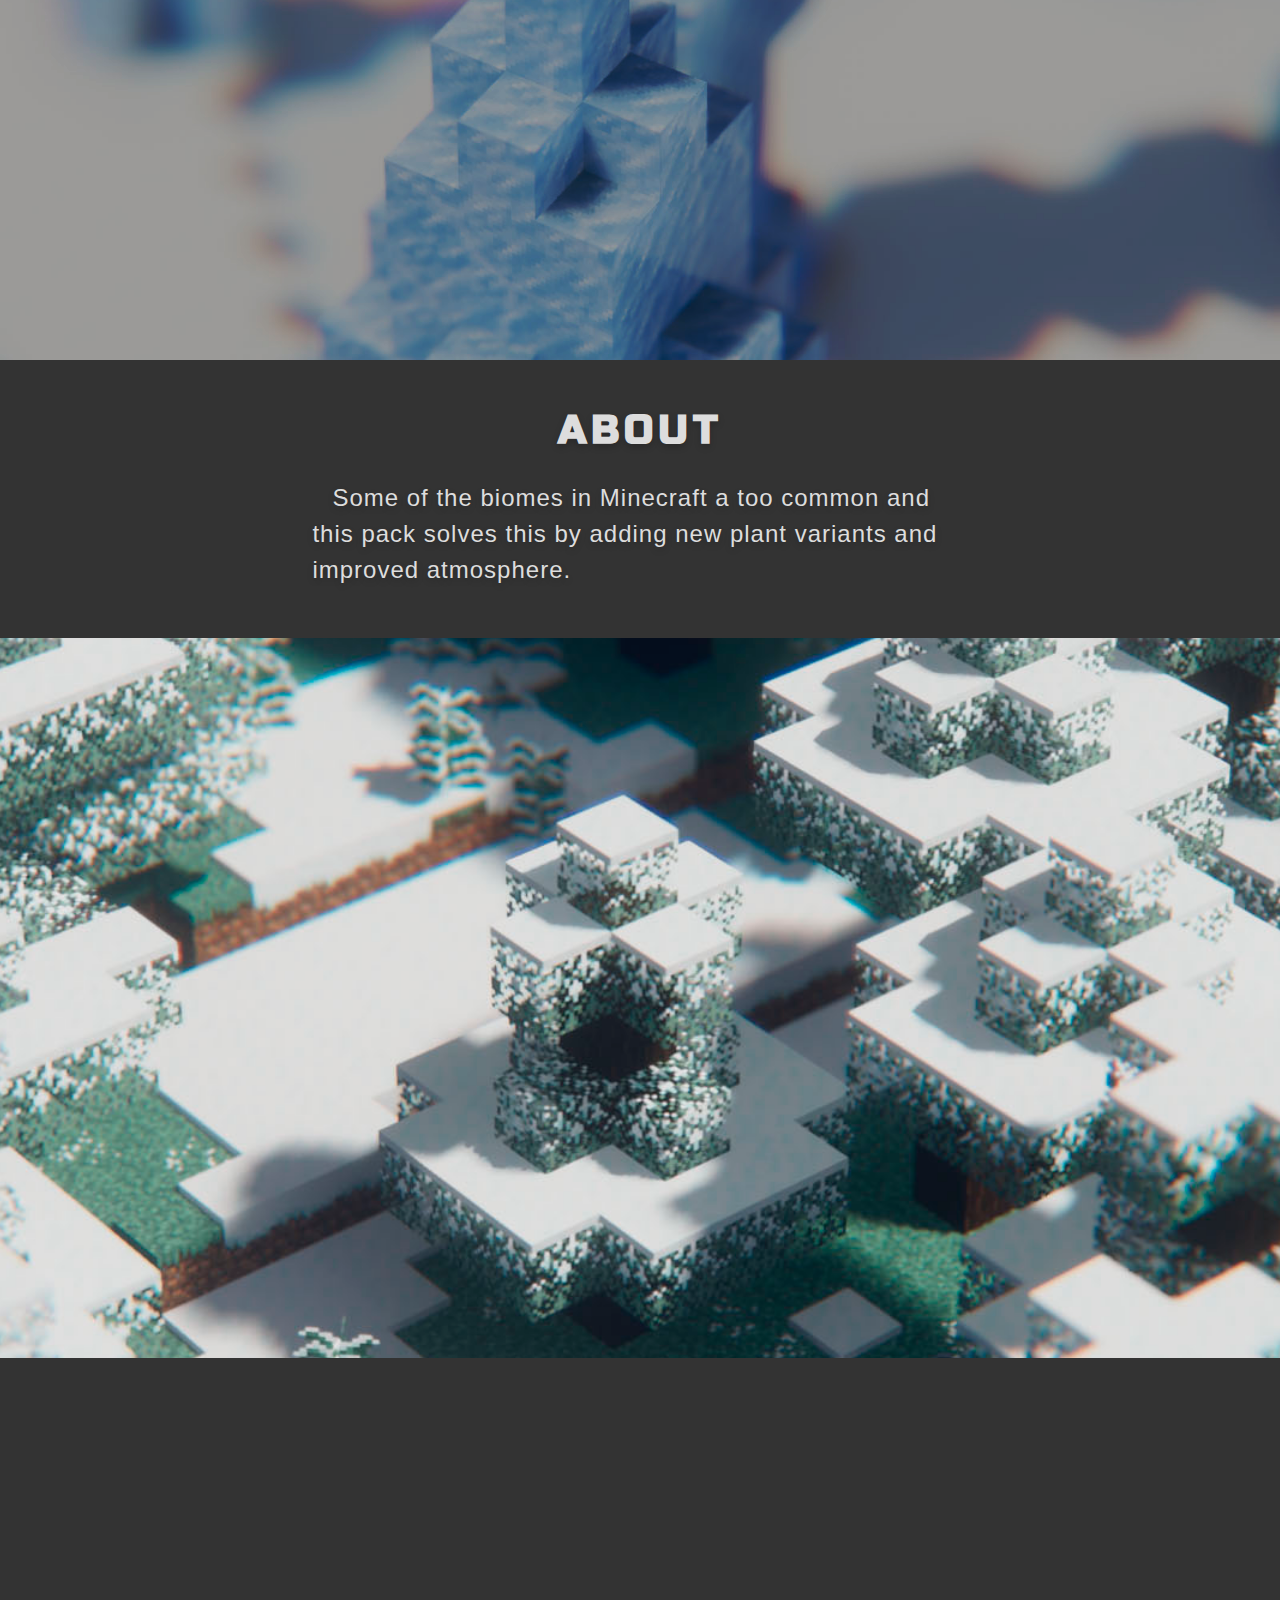
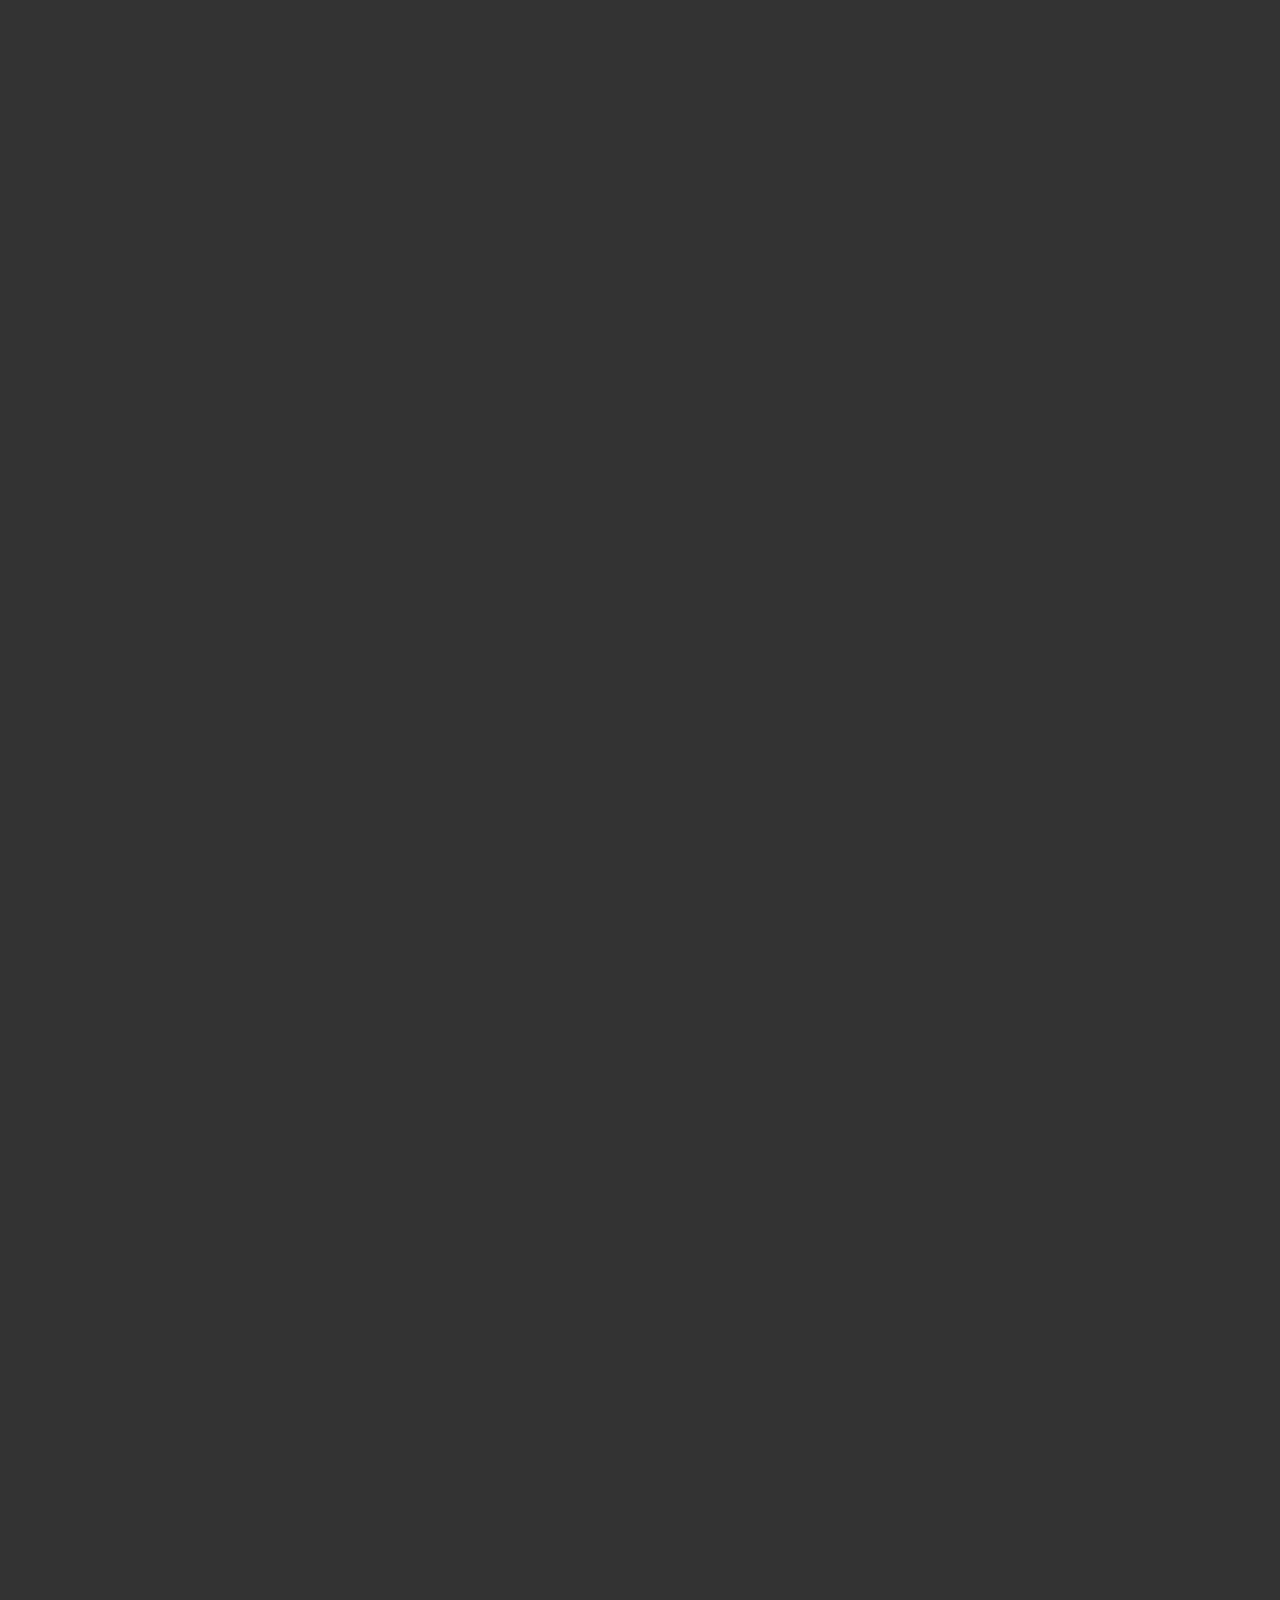
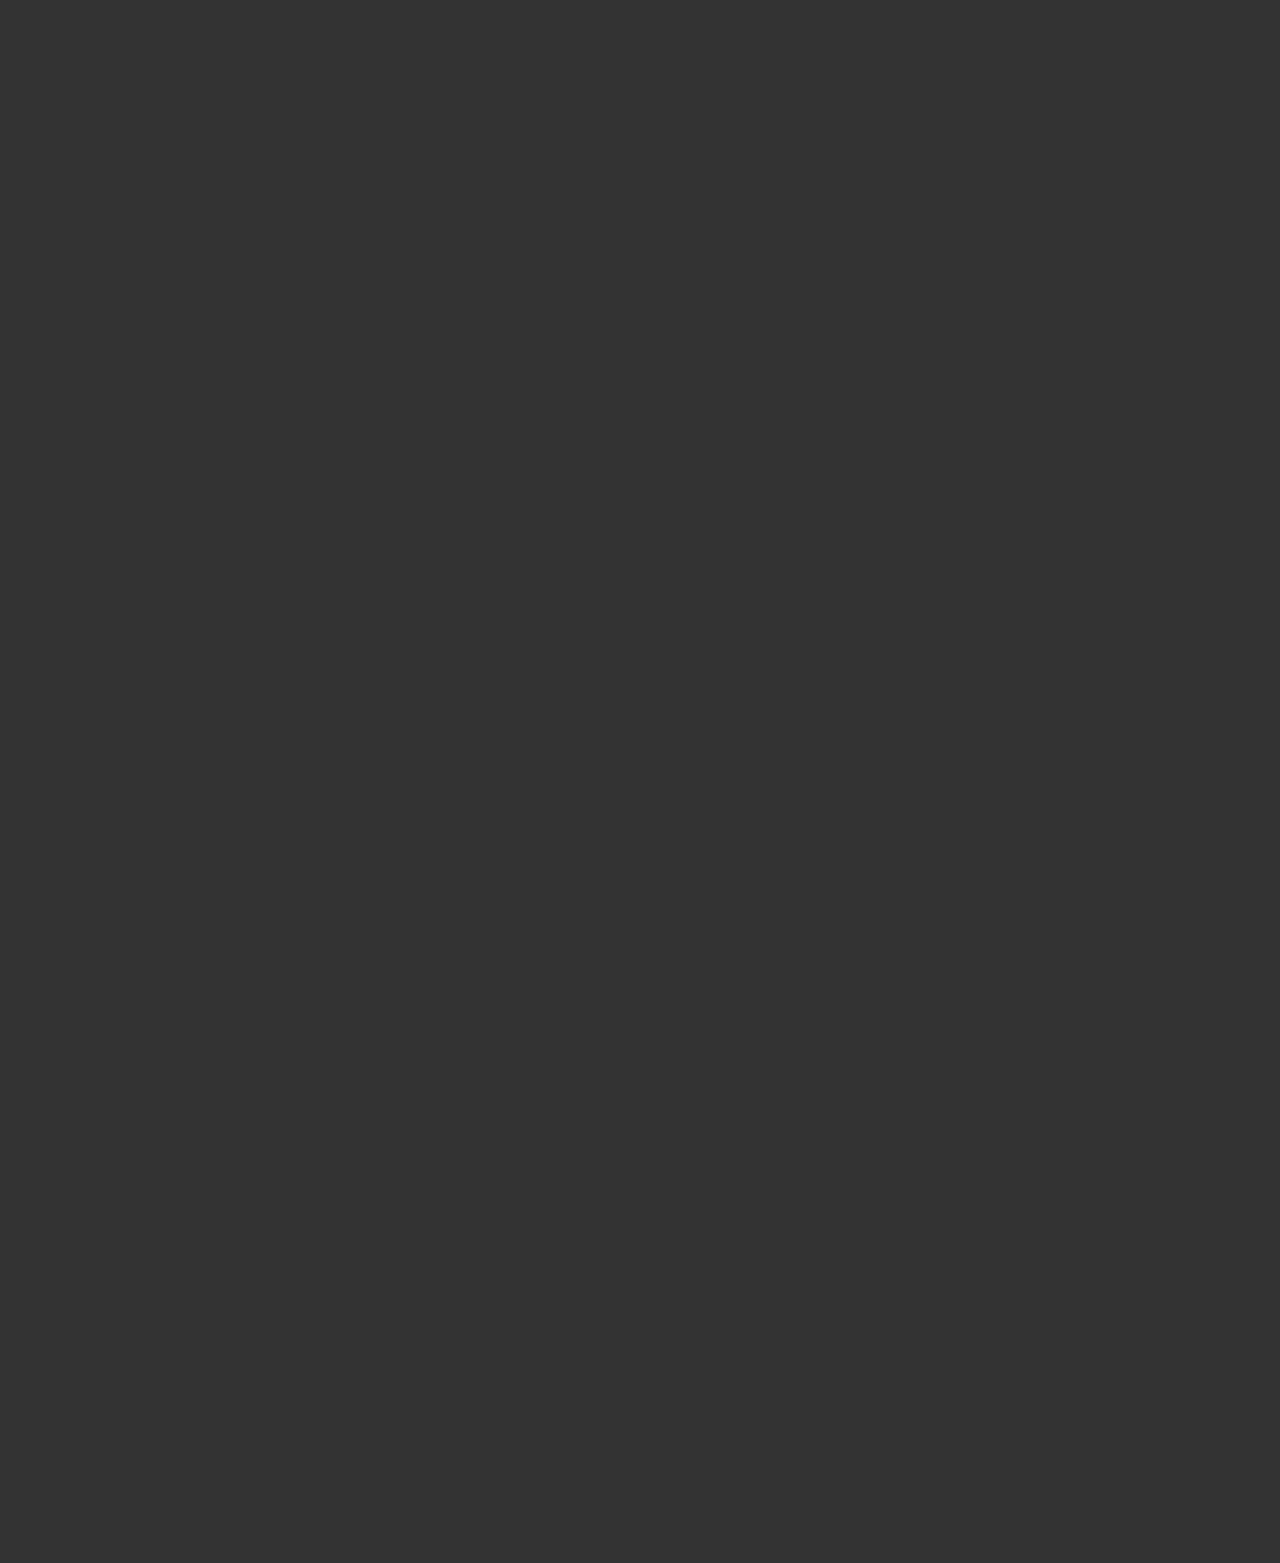
<file: models.html>
<!DOCTYPE html>
<html lang="en">
  <head>
    <link rel="shortcut icon" href="images/u_favicon.ico" type="image/x-icon">
    <link rel="stylesheet" href="css/style0.css">
    <script src="libs/jquery.js"></script>
    <meta charset="utf-8">
    <meta name="viewport" content="width=device-width">
    <title>UltimaCraft</title>
  </head>
  <body>
    <header id="header_smaller_slider">
      <div id="header_slide_block">
        <ul class="slider_box">
          <li id="logo_cover_block">
            <!--#logo_cover_block-->
                <div class="logo_cover">
                  <svg class="logo_svg" data-name="uc-logo" xmlns="http://www.w3.org/2000/svg" viewBox="-5 -5 1162 458">
                    <title>ultimacraft</title>
                    <filter id="dropshadow" height="130%">
                      <feGaussianBlur in="SourceAlpha" stdDeviation="5"></feGaussianBlur>
                      <feOffset dx="0" dy="0" result="offsetblur"></feOffset>
                      <feComponentTransfer>
                        <feFuncA type="linear" slope="0"></feFuncA>
                      </feComponentTransfer>
                      <feMerge>
                        <feMergeNode></feMergeNode>
                        <feMergeNode in="SourceGraphic"></feMergeNode>
                      </feMerge>
                    </filter>
                    <polygon class="logo_element" points="256.5 191.5 256.5 0.5 319.5 0.5 319.5 128.5 383.5 128.5 383.5 191.5 256.5 191.5" filter="url(#dropshadow)"></polygon>
                    <path d="M383,417V545h64v62H321V417h62m1-1H320V608H448V544H384V416Z" transform="translate(-64 -416)"></path>
                    <polygon points="384.5 447.5 384.5 415.5 319.5 415.5 319.5 447.5 256.5 447.5 256.5 256.5 447.5 256.5 447.5 351.5 384.5 351.5 384.5 319.5 319.5 319.5 319.5 352.5 383.5 352.5 383.5 384.5 447.5 384.5 447.5 447.5 384.5 447.5" filter="url(#dropshadow)"></polygon>
                    <path d="M511,673v94H449V735H383v34h64v32h64v62H449V831H383v32H321V673H511m1-1H320V864h64V832h64v32h64V800H448V768H384V736h64v32h64V672Z" transform="translate(-64 -416)"></path>
                    <path class="not_a_path" d="M704.5,863.5v-32h-65v32h-63v-191h191v191Zm-65-95h65v-33h-65Z" transform="translate(-64 -416)" filter="url(#dropshadow)"></path>
                    <path d="M767,673V863H705V831H639v32H577V673H767M639,769h66V735H639v34m129-97H576V864h64V832h64v32h64V672ZM640,768V736h64v32Z" transform="translate(-64 -416)"></path>
                    <polygon points="768.5 447.5 768.5 256.5 895.5 256.5 895.5 319.5 831.5 319.5 831.5 352.5 959.5 352.5 959.5 415.5 831.5 415.5 831.5 447.5 768.5 447.5" filter="url(#dropshadow)"></polygon>
                    <path d="M959,673v62H895v34h128v62H895v32H833V673H959m1-1H832V864h64V832h128V768H896V736h64V672Z" transform="translate(-64 -416)"></path>
                    <polygon points="1024.5 447.5 1024.5 319.5 960.5 319.5 960.5 256.5 1151.5 256.5 1151.5 319.5 1087.5 319.5 1087.5 447.5 1024.5 447.5" filter="url(#dropshadow)"></polygon>
                    <path d="M1215,673v62h-64V863h-62V735h-64V673h190m1-1H1024v64h64V864h64V736h64V672Z" transform="translate(-64 -416)"></path>
                    <polygon points="448.5 191.5 448.5 63.5 384.5 63.5 384.5 0.5 575.5 0.5 575.5 63.5 511.5 63.5 511.5 191.5 448.5 191.5" filter="url(#dropshadow)"></polygon>
                    <path d="M639,417v62H575V607H513V479H449V417H639m1-1H448v64h64V608h64V480h64V416Z" transform="translate(-64 -416)"></path>
                    <polygon points="832.5 191.5 832.5 63.5 767.5 63.5 767.5 191.5 704.5 191.5 704.5 63.5 640.5 63.5 640.5 0.5 895.5 0.5 895.5 191.5 832.5 191.5" filter="url(#dropshadow)"></polygon>
                    <path d="M959,417V607H897V479H831V607H769V479H705V417H959m1-1H704v64h64V608h64V480h64V608h64V416Z" transform="translate(-64 -416)"></path>
                    <rect x="576.5" y="96.5" width="63" height="127" filter="url(#dropshadow)"></rect>
                    <path d="M703,513V639H641V513h62m1-1H640V640h64V512Z" transform="translate(-64 -416)"></path>
                    <path class="not_a_path" d="M1152.5,607.5v-32h-65v32h-63v-191h191v191Zm-65-95h65v-33h-65Z" transform="translate(-64 -416)" filter="url(#dropshadow)"></path>
                    <path d="M1215,417V607h-62V575h-66v32h-62V417h190m-128,96h66V479h-66v34m129-97H1024V608h64V576h64v32h64V416Zm-128,96V480h64v32Z" transform="translate(-64 -416)"></path>
                    <polygon points="0.5 191.5 0.5 0.5 63.5 0.5 63.5 128.5 128.5 128.5 128.5 0.5 191.5 0.5 191.5 191.5 0.5 191.5" filter="url(#dropshadow)"></polygon>
                    <path d="M255,417V607H65V417h62V545h66V417h62m1-1H192V544H128V416H64V608H256V416Z" transform="translate(-64 -416)"></path>
                    <polygon points="0.5 447.5 0.5 256.5 191.5 256.5 191.5 319.5 63.5 319.5 63.5 384.5 191.5 384.5 191.5 447.5 0.5 447.5" filter="url(#dropshadow)"></polygon>
                    <path d="M255,673v62H127v66H255v62H65V673H255m1-1H64V864H256V800H128V736H256V672Z" transform="translate(-64 -416)"></path>
                  </svg>
                </div>
          </li>
          <li class="img_box"><img class="parallax" src="images/main_bg1.jpg" alt="alt"></li>
          <li class="img_box"><img class="parallax" src="images/main_bg2.jpg" alt="alt"></li>
          <li class="img_box"><img class="parallax" src="images/main_bg3.jpg" alt="alt"></li>
          <li class="img_box"><img class="parallax" src="images/main_bg4.jpg" alt="alt"></li>
          <li class="img_box"><img class="parallax" src="images/main_bg5.jpg" alt="alt"></li>
        </ul>
        <div id="filter"></div>
        <div id="filter_second">
          <!--rect#rectangle(fill="blue" mask="url(#logoSvg)")-->
        </div>
      </div>
    </header>
        <menu class="menu_bar">
          <ul class="menu">
            <li class="menu_button">
              <div><a class="menu_link" href="index.html">home</a></div>
            </li>
            <li class="menu_button">
              <div class="list_button">projects</div>
              <ul class="sub_menu">
                <li class="sub_menu_button">
                  <div><a class="menu_link" href="index.html">ultimacraft</a></div>
                </li>
                <li class="sub_menu_button">
                  <div><a class="menu_link" href="https://www.curseforge.com/minecraft/texture-packs/better-snow">snowier snow</a></div>
                </li>
              </ul>
            </li>
            <li class="menu_button">
              <div><a class="menu_link" href="about.html">blog</a></div>
            </li>
          </ul>
        </menu>
    <div class="block-light" id="page">
      <h1>About</h1>
      <div class="text">
        <p>Some of the biomes in Minecraft a too common and this pack solves this by adding new plant variants and improved atmosphere.</p>
      </div>
    </div>
    <div class="block-panorama">
      <div class="imgBox"><img class="parallax" src="images/panoramaBiome.jpg" alt="alt"></div>
    </div>
    <div class="block-light">
      <h1>Biome features</h1>
      <div class="text">
        <div class="columns">
          <ul>
            <li>autumn birch forests</li>
            <li>snowy foliage in snowy biomes</li>
            <li>pink birches in flower forest</li>
          </ul>
          <ul>
            <li>new plants in jungle</li>
            <li>atmospheric fog in swamp</li>
            <li>dried plants in soul sand valley</li>
          </ul>
        </div>
      </div>
    </div>
    <div class="block-with-image">
      <div class="textBox">
        <div class="text">
          <h1>Autumn Birch Forest</h1>
          <p>Ore magna aliqua. Ut enim ad minim veniam, quis nostrud exercitation ullamco laboris nisi ut aliquip ex ea commodo consequat.</p>
        </div>
      </div>
      <div class="sliderBorder" id="autumn_birch_forest">
        <ul class="sliderSmallBox">
          <li class="imgBox"><img class="parallax" src="images/world5.jpg" alt="alt">
            <p class="desc">Shaders: Sildrus Enhanced Default</p>
          </li>
          <li class="imgBox"><img class="parallax" src="images/world6.jpg" alt="alt">
            <p class="desc">Shaders: Sildrus Enhanced Default</p>
          </li>
        </ul>
      </div>
    </div>
    <div class="block-light">
      <div class="columns"><a class="buttonBig" href="https://www.curseforge.com/minecraft/texture-packs/ultimacraft/files">Download</a>
      </div>
    </div>
    <script src="js/main.js"></script>
    <footer>
      <div id="navigation">
        <ul class="navList">
          <li class="navItem">
            <h1>Projects</h1>
          </li>
          <li class="navItem"><a href="index.html">UltimaCraft</a></li>
          <li class="navItem"><a href="better_snow.html" target="_blank">Better Snow</a></li>
        </ul>
        <ul class="navList">
          <li class="navItem">
            <h1>Features</h1>
          </li>
          <li class="navItem"><a href="models.html">Models</a></li>
          <li class="navItem"><a href="emissive.html">Emissive</a></li>
          <li class="navItem"><a href="ctm.html">CTM</a></li>
          <li class="navItem"><a href="cit.html">CIT</a></li>
          <li class="navItem"><a href="enhanced_biomes.html">Biomes</a></li>
        </ul>
        <ul class="navList">
          <li class="navItem">
            <h1>Addons</h1>
          </li>
          <li class="navItem"><a href="ultimacraft_dark.html">Dark</a></li>
          <li class="navItem"><a href="ultimacraft_pbr.html">PBR</a></li>
          <li class="navItem"><a href="ultimacraft_leaf.html">Leaf</a></li>
          <li class="navItem"><a href="ultimacraft_mobs.html">Mobs</a></li>
          <li class="navItem"><a href="ultimacraft_hr.html">HR</a></li>
        </ul>
        <ul class="navList">
          <li class="navItem">
            <h1>Links</h1>
          </li>
          <li class="navItem"><a href="https://www.curseforge.com/minecraft/texture-packs/ultimacraft" target="_blank">CurseForge</a></li>
          <li class="navItem"><a href="https://www.planetminecraft.com/texture-pack/ultimacraft-4486358" target="_blank">MCPlanet</a></li>
          <li class="navItem"><a href="#">GitHub</a></li>
        </ul>
      </div>
          <div class="logo_cover">
            <svg class="logo_svg" data-name="uc-logo" xmlns="http://www.w3.org/2000/svg" viewBox="-5 -5 1162 458">
              <title>ultimacraft</title>
              <filter id="dropshadow" height="130%">
                <feGaussianBlur in="SourceAlpha" stdDeviation="5"></feGaussianBlur>
                <feOffset dx="0" dy="0" result="offsetblur"></feOffset>
                <feComponentTransfer>
                  <feFuncA type="linear" slope="0"></feFuncA>
                </feComponentTransfer>
                <feMerge>
                  <feMergeNode></feMergeNode>
                  <feMergeNode in="SourceGraphic"></feMergeNode>
                </feMerge>
              </filter>
              <polygon class="logo_element" points="256.5 191.5 256.5 0.5 319.5 0.5 319.5 128.5 383.5 128.5 383.5 191.5 256.5 191.5" filter="url(#dropshadow)"></polygon>
              <path d="M383,417V545h64v62H321V417h62m1-1H320V608H448V544H384V416Z" transform="translate(-64 -416)"></path>
              <polygon points="384.5 447.5 384.5 415.5 319.5 415.5 319.5 447.5 256.5 447.5 256.5 256.5 447.5 256.5 447.5 351.5 384.5 351.5 384.5 319.5 319.5 319.5 319.5 352.5 383.5 352.5 383.5 384.5 447.5 384.5 447.5 447.5 384.5 447.5" filter="url(#dropshadow)"></polygon>
              <path d="M511,673v94H449V735H383v34h64v32h64v62H449V831H383v32H321V673H511m1-1H320V864h64V832h64v32h64V800H448V768H384V736h64v32h64V672Z" transform="translate(-64 -416)"></path>
              <path class="not_a_path" d="M704.5,863.5v-32h-65v32h-63v-191h191v191Zm-65-95h65v-33h-65Z" transform="translate(-64 -416)" filter="url(#dropshadow)"></path>
              <path d="M767,673V863H705V831H639v32H577V673H767M639,769h66V735H639v34m129-97H576V864h64V832h64v32h64V672ZM640,768V736h64v32Z" transform="translate(-64 -416)"></path>
              <polygon points="768.5 447.5 768.5 256.5 895.5 256.5 895.5 319.5 831.5 319.5 831.5 352.5 959.5 352.5 959.5 415.5 831.5 415.5 831.5 447.5 768.5 447.5" filter="url(#dropshadow)"></polygon>
              <path d="M959,673v62H895v34h128v62H895v32H833V673H959m1-1H832V864h64V832h128V768H896V736h64V672Z" transform="translate(-64 -416)"></path>
              <polygon points="1024.5 447.5 1024.5 319.5 960.5 319.5 960.5 256.5 1151.5 256.5 1151.5 319.5 1087.5 319.5 1087.5 447.5 1024.5 447.5" filter="url(#dropshadow)"></polygon>
              <path d="M1215,673v62h-64V863h-62V735h-64V673h190m1-1H1024v64h64V864h64V736h64V672Z" transform="translate(-64 -416)"></path>
              <polygon points="448.5 191.5 448.5 63.5 384.5 63.5 384.5 0.5 575.5 0.5 575.5 63.5 511.5 63.5 511.5 191.5 448.5 191.5" filter="url(#dropshadow)"></polygon>
              <path d="M639,417v62H575V607H513V479H449V417H639m1-1H448v64h64V608h64V480h64V416Z" transform="translate(-64 -416)"></path>
              <polygon points="832.5 191.5 832.5 63.5 767.5 63.5 767.5 191.5 704.5 191.5 704.5 63.5 640.5 63.5 640.5 0.5 895.5 0.5 895.5 191.5 832.5 191.5" filter="url(#dropshadow)"></polygon>
              <path d="M959,417V607H897V479H831V607H769V479H705V417H959m1-1H704v64h64V608h64V480h64V608h64V416Z" transform="translate(-64 -416)"></path>
              <rect x="576.5" y="96.5" width="63" height="127" filter="url(#dropshadow)"></rect>
              <path d="M703,513V639H641V513h62m1-1H640V640h64V512Z" transform="translate(-64 -416)"></path>
              <path class="not_a_path" d="M1152.5,607.5v-32h-65v32h-63v-191h191v191Zm-65-95h65v-33h-65Z" transform="translate(-64 -416)" filter="url(#dropshadow)"></path>
              <path d="M1215,417V607h-62V575h-66v32h-62V417h190m-128,96h66V479h-66v34m129-97H1024V608h64V576h64v32h64V416Zm-128,96V480h64v32Z" transform="translate(-64 -416)"></path>
              <polygon points="0.5 191.5 0.5 0.5 63.5 0.5 63.5 128.5 128.5 128.5 128.5 0.5 191.5 0.5 191.5 191.5 0.5 191.5" filter="url(#dropshadow)"></polygon>
              <path d="M255,417V607H65V417h62V545h66V417h62m1-1H192V544H128V416H64V608H256V416Z" transform="translate(-64 -416)"></path>
              <polygon points="0.5 447.5 0.5 256.5 191.5 256.5 191.5 319.5 63.5 319.5 63.5 384.5 191.5 384.5 191.5 447.5 0.5 447.5" filter="url(#dropshadow)"></polygon>
              <path d="M255,673v62H127v66H255v62H65V673H255m1-1H64V864H256V800H128V736H256V672Z" transform="translate(-64 -416)"></path>
            </svg>
          </div>
      <div id="copyright">
        <p>©2021 UltimaCraft. All rights reserved.</p>
      </div>
    </footer>
    <div id="full_screen_block" style="display:none"><img id="full_screen_img" src="images/Addons.jpg">
      <p id="full_screen_text"></p>
      <h1 id="help">Click here to close</h1>
    </div>
  </body>
</html>
</file>
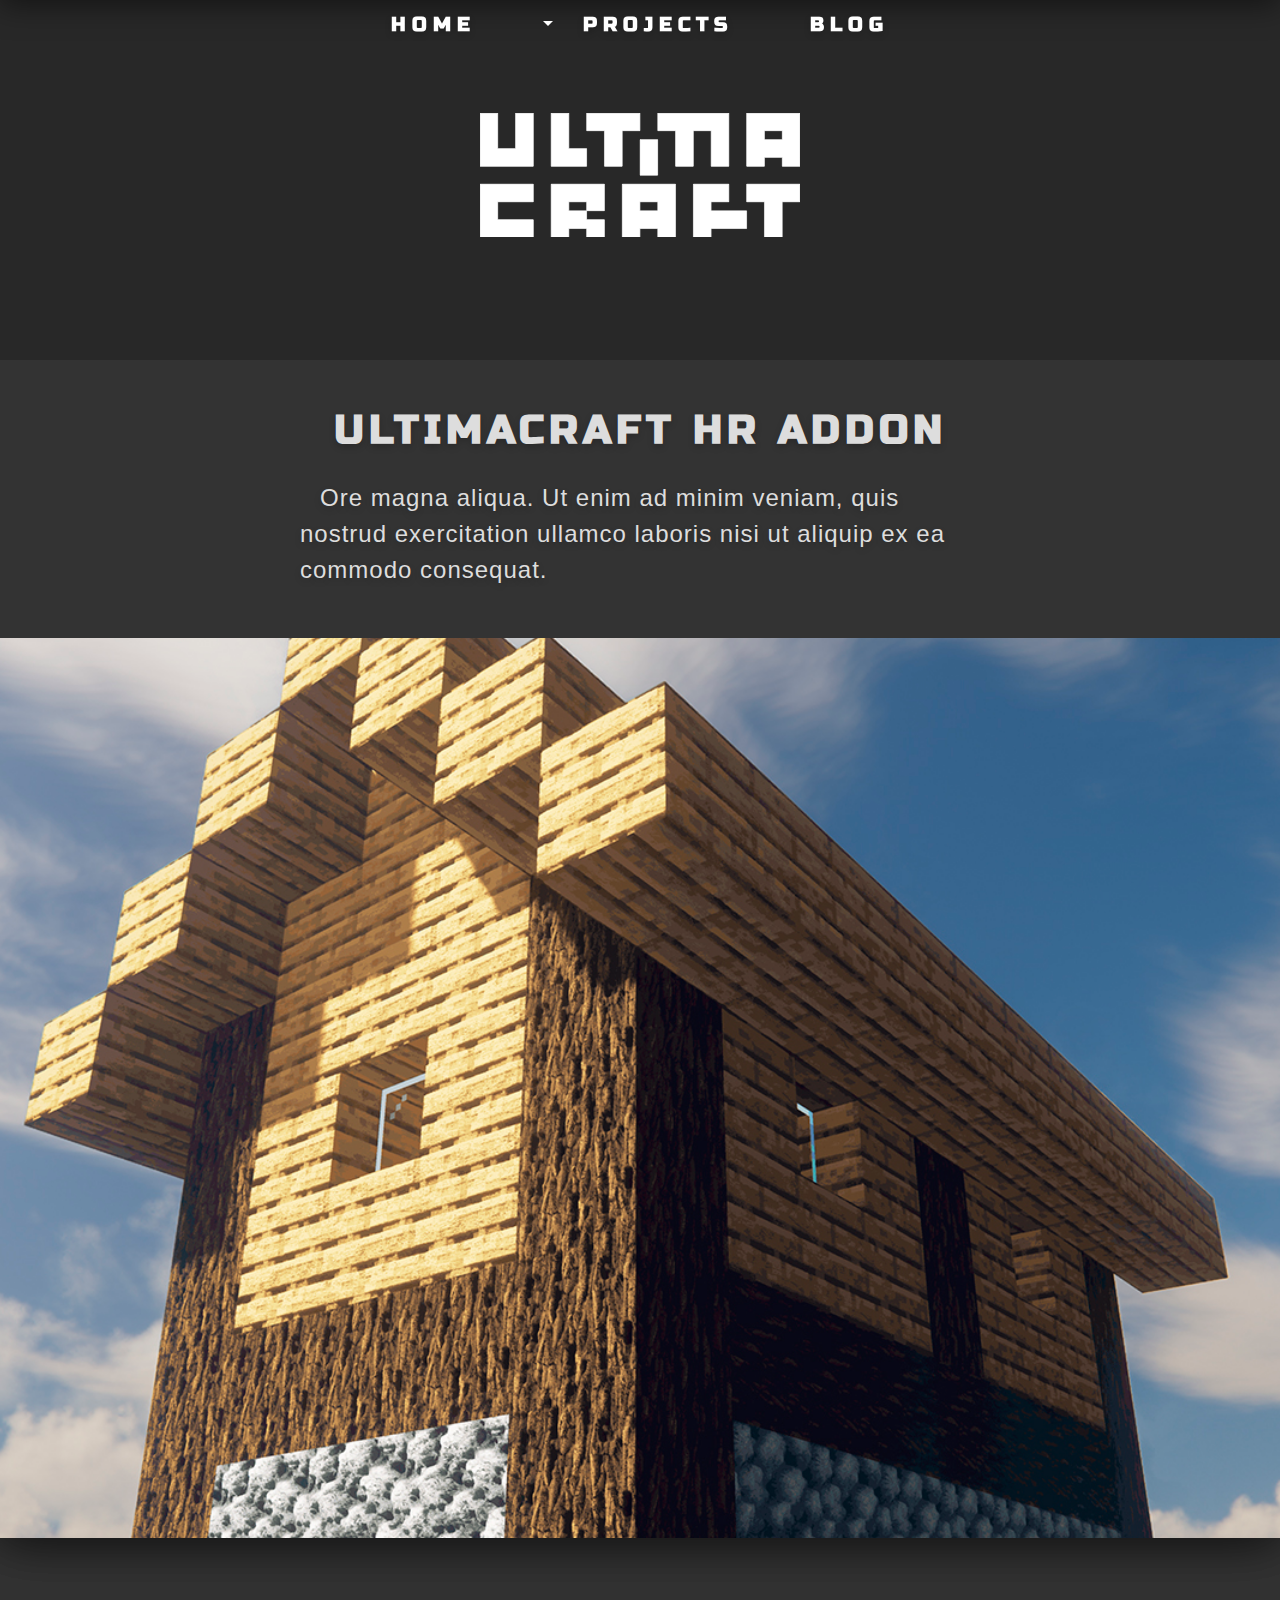
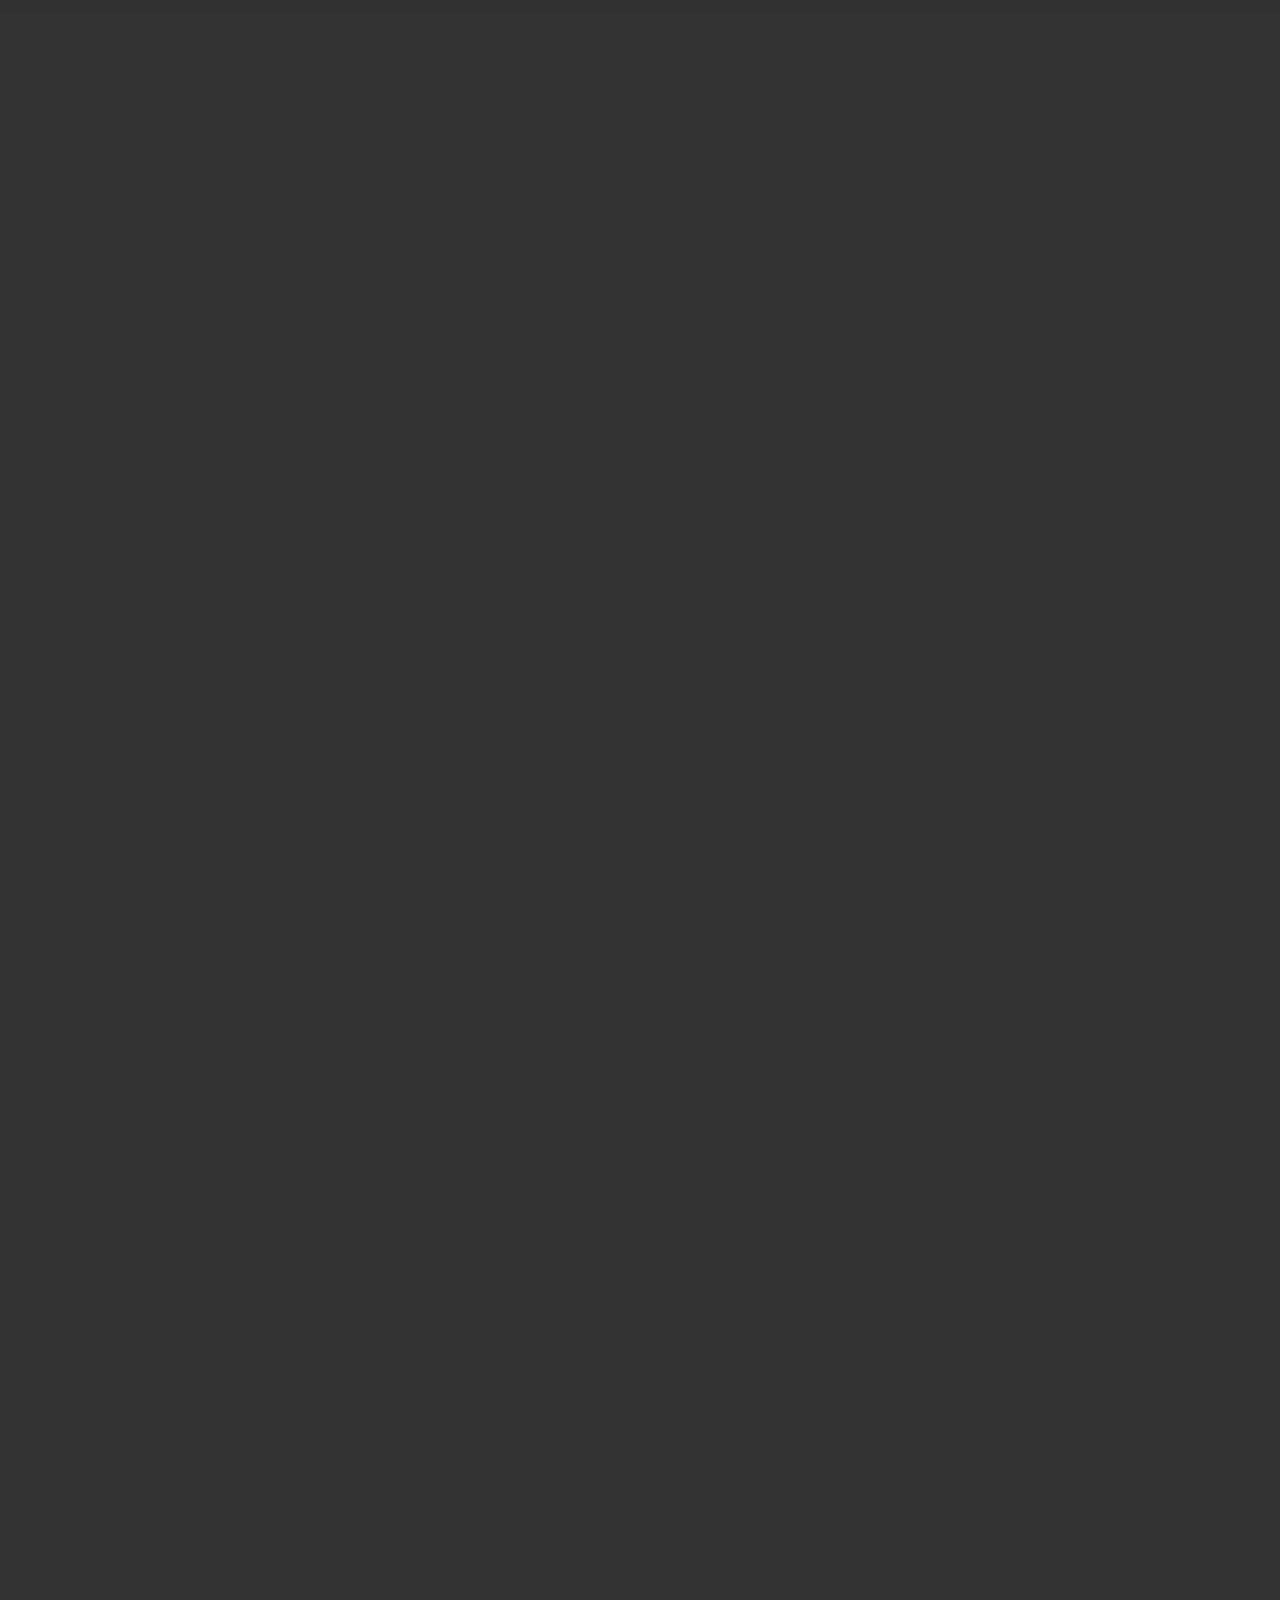
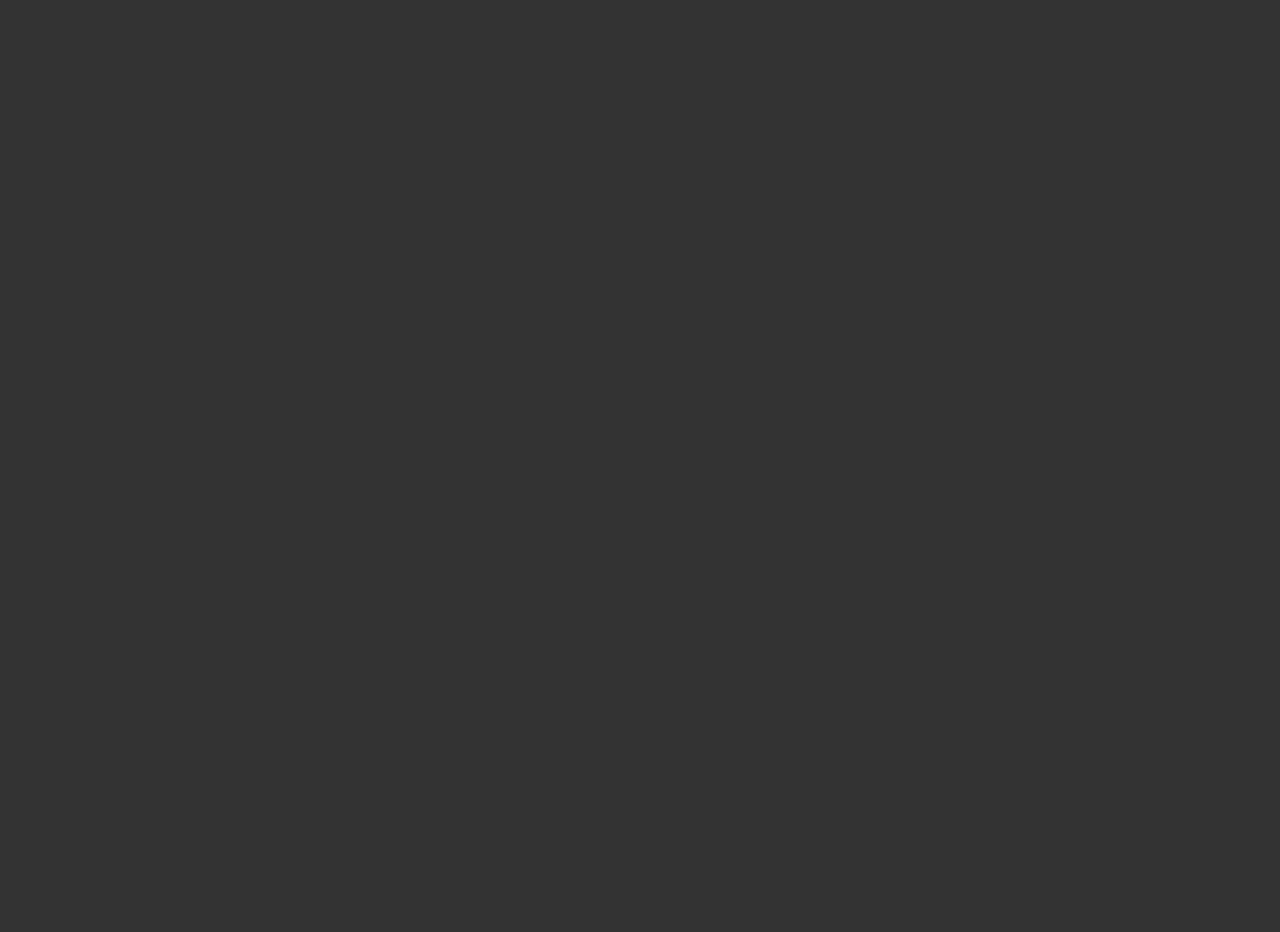
<file: ultimacraft_hr.html>
<!DOCTYPE html>
<html lang="en">
  <head>
    <link rel="shortcut icon" href="images/u_favicon.ico" type="image/x-icon">
    <link rel="stylesheet" href="css/style.css">
    <script src="libs/jquery.js"></script>
    <meta charset="utf-8">
    <meta name="viewport" content="width=device-width">
    <title>UltimaCraft</title>
  </head>
  <body>
    <div id="headerSmallerSlider">
      <div id="headerSlideBlock">
        <ul class="sliderBox">
          <li id="logoCoverBlock">
            <!--#logoCoverBlock-->
                <div class="logoCover">
                  <svg class="logoSvg" data-name="uc-logo" xmlns="http://www.w3.org/2000/svg" viewBox="0 0 1152 448">
                    <title>ultimacraft</title>
                    <filter id="dropshadow" height="130%">
                      <feGaussianBlur in="SourceAlpha" stdDeviation="5"></feGaussianBlur>
                      <feOffset dx="0" dy="0" result="offsetblur"></feOffset>
                      <feComponentTransfer>
                        <feFuncA type="linear" slope="0"></feFuncA>
                      </feComponentTransfer>
                      <feMerge>
                        <feMergeNode></feMergeNode>
                        <feMergeNode in="SourceGraphic"></feMergeNode>
                      </feMerge>
                    </filter>
                    <polygon class="logo_element" points="256.5 191.5 256.5 0.5 319.5 0.5 319.5 128.5 383.5 128.5 383.5 191.5 256.5 191.5" filter="url(#dropshadow)"></polygon>
                    <path d="M383,417V545h64v62H321V417h62m1-1H320V608H448V544H384V416Z" transform="translate(-64 -416)"></path>
                    <polygon points="384.5 447.5 384.5 415.5 319.5 415.5 319.5 447.5 256.5 447.5 256.5 256.5 447.5 256.5 447.5 351.5 384.5 351.5 384.5 319.5 319.5 319.5 319.5 352.5 383.5 352.5 383.5 384.5 447.5 384.5 447.5 447.5 384.5 447.5" filter="url(#dropshadow)"></polygon>
                    <path d="M511,673v94H449V735H383v34h64v32h64v62H449V831H383v32H321V673H511m1-1H320V864h64V832h64v32h64V800H448V768H384V736h64v32h64V672Z" transform="translate(-64 -416)"></path>
                    <path d="M704.5,863.5v-32h-65v32h-63v-191h191v191Zm-65-95h65v-33h-65Z" transform="translate(-64 -416)" filter="url(#dropshadow)"></path>
                    <path d="M767,673V863H705V831H639v32H577V673H767M639,769h66V735H639v34m129-97H576V864h64V832h64v32h64V672ZM640,768V736h64v32Z" transform="translate(-64 -416)"></path>
                    <polygon points="768.5 447.5 768.5 256.5 895.5 256.5 895.5 319.5 831.5 319.5 831.5 352.5 959.5 352.5 959.5 415.5 831.5 415.5 831.5 447.5 768.5 447.5" filter="url(#dropshadow)"></polygon>
                    <path d="M959,673v62H895v34h128v62H895v32H833V673H959m1-1H832V864h64V832h128V768H896V736h64V672Z" transform="translate(-64 -416)"></path>
                    <polygon points="1024.5 447.5 1024.5 319.5 960.5 319.5 960.5 256.5 1151.5 256.5 1151.5 319.5 1087.5 319.5 1087.5 447.5 1024.5 447.5" filter="url(#dropshadow)"></polygon>
                    <path d="M1215,673v62h-64V863h-62V735h-64V673h190m1-1H1024v64h64V864h64V736h64V672Z" transform="translate(-64 -416)"></path>
                    <polygon points="448.5 191.5 448.5 63.5 384.5 63.5 384.5 0.5 575.5 0.5 575.5 63.5 511.5 63.5 511.5 191.5 448.5 191.5" filter="url(#dropshadow)"></polygon>
                    <path d="M639,417v62H575V607H513V479H449V417H639m1-1H448v64h64V608h64V480h64V416Z" transform="translate(-64 -416)"></path>
                    <polygon points="832.5 191.5 832.5 63.5 767.5 63.5 767.5 191.5 704.5 191.5 704.5 63.5 640.5 63.5 640.5 0.5 895.5 0.5 895.5 191.5 832.5 191.5" filter="url(#dropshadow)"></polygon>
                    <path d="M959,417V607H897V479H831V607H769V479H705V417H959m1-1H704v64h64V608h64V480h64V608h64V416Z" transform="translate(-64 -416)"></path>
                    <rect x="576.5" y="96.5" width="63" height="127" filter="url(#dropshadow)"></rect>
                    <path d="M703,513V639H641V513h62m1-1H640V640h64V512Z" transform="translate(-64 -416)"></path>
                    <path d="M1152.5,607.5v-32h-65v32h-63v-191h191v191Zm-65-95h65v-33h-65Z" transform="translate(-64 -416)" filter="url(#dropshadow)"></path>
                    <path d="M1215,417V607h-62V575h-66v32h-62V417h190m-128,96h66V479h-66v34m129-97H1024V608h64V576h64v32h64V416Zm-128,96V480h64v32Z" transform="translate(-64 -416)"></path>
                    <polygon points="0.5 191.5 0.5 0.5 63.5 0.5 63.5 128.5 128.5 128.5 128.5 0.5 191.5 0.5 191.5 191.5 0.5 191.5" filter="url(#dropshadow)"></polygon>
                    <path d="M255,417V607H65V417h62V545h66V417h62m1-1H192V544H128V416H64V608H256V416Z" transform="translate(-64 -416)"></path>
                    <polygon points="0.5 447.5 0.5 256.5 191.5 256.5 191.5 319.5 63.5 319.5 63.5 384.5 191.5 384.5 191.5 447.5 0.5 447.5" filter="url(#dropshadow)"></polygon>
                    <path d="M255,673v62H127v66H255v62H65V673H255m1-1H64V864H256V800H128V736H256V672Z" transform="translate(-64 -416)"></path>
                  </svg>
                </div>
          </li>
          <li class="imgBox"><img class="parallax" src="images/main_bg1.jpg" alt="alt"></li>
          <li class="imgBox"><img class="parallax" src="images/main_bg2.jpg" alt="alt"></li>
          <li class="imgBox"><img class="parallax" src="images/main_bg3.jpg" alt="alt"></li>
          <li class="imgBox"><img class="parallax" src="images/main_bg4.jpg" alt="alt"></li>
          <li class="imgBox"><img class="parallax" src="images/main_bg5.jpg" alt="alt"></li>
        </ul>
        <div id="darkenFilter">
          <!--rect#rectangle(fill="blue" mask="url(#logoSvg)")-->
        </div>
      </div>
    </div>
        <header class="menuBar">
          <ul class="menu">
            <li class="menuLink"><a href="index.html">home</a></li>
            <li class="menuLink">
              <p>projects</p>
              <ul class="subMenu">
                <li class="subMenuLink"><a href="index.html">ultimacraft</a></li>
                <li class="subMenuLink"><a href="https://www.curseforge.com/minecraft/texture-packs/better-snow">better snow</a></li>
              </ul>
            </li>
            <li class="menuLink"><a href="about.html">blog</a></li>
          </ul>
        </header>
        <header class="menuBarSecond">
          <ul class="menu">
            <li class="menuLink"><a href="index.html">home</a></li>
            <li class="menuLink">
              <p>projects</p>
              <ul class="subMenu">
                <li class="subMenuLink"><a href="index.html">ultimacraft</a></li>
                <li class="subMenuLink"><a href="https://www.curseforge.com/minecraft/texture-packs/better-snow">better snow</a></li>
              </ul>
            </li>
            <li class="menuLink"><a href="about.html">blog</a></li>
          </ul>
        </header>
    <div class="block-light" id="page">
      <h1>Ultimacraft HR addon</h1>
      <div class="text">
        <p>Ore magna aliqua. Ut enim ad minim veniam, quis nostrud exercitation ullamco laboris nisi ut aliquip ex ea commodo consequat.</p>
      </div>
      <div class="stats"></div>
    </div>
    <div class="block-comp">
      <input class="compareSlide" type="range" min="0" max="100" step="0.1" value="50">
      <div class="compareBox">
        <div class="imgCompare"><img class="parallaxUnscaled" src="images/compHV.jpg" alt="alt"></div>
        <div class="imgCompare" id="cmp"><img class="parallaxUnscaled" src="images/compHR.jpg" alt="alt"></div>
      </div>
    </div>
    <div class="block-light">
      <h1>Сharacteristics</h1>
      <div class="text">
        <div class="columns">
          <ul>
            <li>Resolution: x512px</li>
            <li>Style: SemiRealism</li>
            <li>Technique: Megascans + Vanilla</li>
            <li>PBR format: LabPBR v.3.0</li>
            <li>Normals: Normals + Parallax</li>
          </ul>
        </div>
      </div>
    </div>
    <div class="block-with-image">
      <div class="textBox">
        <div class="text">
          <h1>LabPBR support</h1>
          <p>LabPBR as well as regular PBR adds roughness, metallicity and gloominess.</p>
          <p>However, LabPBR format also adds a couple more characteristics to the material, such as subsurface scattering and porosity.</p>
          <p>It gives a complete picture of the material we are dealing with: how rough it is, how bright and how transparent is it.</p>
          <div class="links"><a class="button" href="https://github.com/rre36/lab-pbr/wiki" target="_blank">LabPBR Info</a>
          </div>
        </div>
      </div>
      <div class="sliderBorder" id="labpbr_support">
        <ul class="sliderSmallBox">
          <li class="imgBox"><img class="parallax" src="images/hr_diamond.jpg" alt="alt">
            <p class="desc">Shaders: Kappa v.3.0</p>
          </li>
          <li class="imgBox"><img class="parallax" src="images/hr_emerald.jpg" alt="alt">
            <p class="desc">Shaders: Kappa v.3.0</p>
          </li>
          <li class="imgBox"><img class="parallax" src="images/hr_gold.jpg" alt="alt">
            <p class="desc">Shaders: Kappa v.3.0</p>
          </li>
          <li class="imgBox"><img class="parallax" src="images/hr_redstone.jpg" alt="alt">
            <p class="desc">Shaders: Kappa v.3.0</p>
          </li>
          <li class="imgBox"><img class="parallax" src="images/hr_iron.jpg" alt="alt">
            <p class="desc">Shaders: Kappa v.3.0</p>
          </li>
          <li class="imgBox"><img class="parallax" src="images/hr_obsidian.jpg" alt="alt">
            <p class="desc">Shaders: Kappa v.3.0</p>
          </li>
          <li class="imgBox"><img class="parallax" src="images/hr_obsidian2.jpg" alt="alt">
            <p class="desc">Shaders: Kappa v.3.0</p>
          </li>
        </ul>
      </div>
    </div>
    <div class="block-with-image">
      <div class="textBox">
        <div class="text">
          <h1>Vanilla look</h1>
          <p>By mixing megascans with vanilla textures, we can achieve very good result: semi-realistic look of the game.</p>
          <p>Kind of vanilla blocks, but with a lot of details in it.</p>
          <div class="links">
          </div>
        </div>
      </div>
      <div class="sliderBorder" id="vanilla_look">
        <ul class="sliderSmallBox">
          <li class="imgBox"><img class="parallax" src="images/addonHR1.jpg" alt="alt">
            <p class="desc">Shaders: Kappa v.3.0</p>
          </li>
          <li class="imgBox"><img class="parallax" src="images/addonHR2.jpg" alt="alt">
            <p class="desc">Shaders: Kappa v.3.0</p>
          </li>
          <li class="imgBox"><img class="parallax" src="images/addonHR3.jpg" alt="alt">
            <p class="desc">Shaders: Kappa v.3.0</p>
          </li>
          <li class="imgBox"><img class="parallax" src="images/addonHR4.jpg" alt="alt">
            <p class="desc">Shaders: Kappa v.3.0</p>
          </li>
          <li class="imgBox"><img class="parallax" src="images/addonHR5.jpg" alt="alt">
            <p class="desc">Shaders: Kappa v.3.0</p>
          </li>
          <li class="imgBox"><img class="parallax" src="images/addonHR6.jpg" alt="alt">
            <p class="desc">Shaders: Kappa v.3.0</p>
          </li>
          <li class="imgBox"><img class="parallax" src="images/addonHR8.jpg" alt="alt">
            <p class="desc">Shaders: Kappa v.3.0</p>
          </li>
        </ul>
      </div>
    </div>
    <div class="block-with-image">
      <div class="textBox">
        <div class="text">
          <h1>Amazing details</h1>
          <p>High quality normals with parallax make materials look amazing. With detailed speculars we can get a really nice combination of realistic view.</p>
          <div class="links">
          </div>
        </div>
      </div>
      <div class="sliderBorder" id="ctm">
        <ul class="sliderSmallBox">
          <li class="imgBox"><img class="parallax" src="images/hr_obsidian_normal.jpg" alt="alt">
            <p class="desc">Shaders: Kappa v.3.0</p>
          </li>
          <li class="imgBox"><img class="parallax" src="images/hr_obsidian_cracked.jpg" alt="alt">
            <p class="desc">Shaders: Kappa v.3.0</p>
          </li>
          <li class="imgBox"><img class="parallax" src="images/hr_obsidian_glow.jpg" alt="alt">
            <p class="desc">Shaders: Kappa v.3.0</p>
          </li>
        </ul>
      </div>
    </div>
    <div class="block-light">
      <div class="columns"><a class="buttonBig" href="https://www.curseforge.com/minecraft/texture-packs/ultimacraft-hr/files" target="_blank">Download</a>
      </div>
    </div>
    <script src="js/main.js"></script>
    <footer>
      <div id="navigation">
        <ul class="navList">
          <li class="navItem">
            <h1>Projects</h1>
          </li>
          <li class="navItem"><a href="index.html">UltimaCraft</a></li>
          <li class="navItem"><a href="better_snow.html" target="_blank">Better Snow</a></li>
        </ul>
        <ul class="navList">
          <li class="navItem">
            <h1>Features</h1>
          </li>
          <li class="navItem"><a href="models.html">Models</a></li>
          <li class="navItem"><a href="emissive.html">Emissive</a></li>
          <li class="navItem"><a href="ctm.html">CTM</a></li>
          <li class="navItem"><a href="cit.html">CIT</a></li>
          <li class="navItem"><a href="enhanced_biomes.html">Biomes</a></li>
        </ul>
        <ul class="navList">
          <li class="navItem">
            <h1>Addons</h1>
          </li>
          <li class="navItem"><a href="ultimacraft_dark.html">Dark</a></li>
          <li class="navItem"><a href="ultimacraft_pbr.html">PBR</a></li>
          <li class="navItem"><a href="ultimacraft_leaf.html">Leaf</a></li>
          <li class="navItem"><a href="ultimacraft_mobs.html">Mobs</a></li>
          <li class="navItem"><a href="ultimacraft_hr.html">HR</a></li>
        </ul>
        <ul class="navList">
          <li class="navItem">
            <h1>Links</h1>
          </li>
          <li class="navItem"><a href="https://www.curseforge.com/minecraft/texture-packs/ultimacraft" target="_blank">CurseForge</a></li>
          <li class="navItem"><a href="https://www.planetminecraft.com/texture-pack/ultimacraft-4486358" target="_blank">MCPlanet</a></li>
          <li class="navItem"><a href="#">GitHub</a></li>
        </ul>
      </div>
          <div class="logoCover">
            <svg class="logoSvg" data-name="uc-logo" xmlns="http://www.w3.org/2000/svg" viewBox="0 0 1152 448">
              <title>ultimacraft</title>
              <filter id="dropshadow" height="130%">
                <feGaussianBlur in="SourceAlpha" stdDeviation="5"></feGaussianBlur>
                <feOffset dx="0" dy="0" result="offsetblur"></feOffset>
                <feComponentTransfer>
                  <feFuncA type="linear" slope="0"></feFuncA>
                </feComponentTransfer>
                <feMerge>
                  <feMergeNode></feMergeNode>
                  <feMergeNode in="SourceGraphic"></feMergeNode>
                </feMerge>
              </filter>
              <polygon class="logo_element" points="256.5 191.5 256.5 0.5 319.5 0.5 319.5 128.5 383.5 128.5 383.5 191.5 256.5 191.5" filter="url(#dropshadow)"></polygon>
              <path d="M383,417V545h64v62H321V417h62m1-1H320V608H448V544H384V416Z" transform="translate(-64 -416)"></path>
              <polygon points="384.5 447.5 384.5 415.5 319.5 415.5 319.5 447.5 256.5 447.5 256.5 256.5 447.5 256.5 447.5 351.5 384.5 351.5 384.5 319.5 319.5 319.5 319.5 352.5 383.5 352.5 383.5 384.5 447.5 384.5 447.5 447.5 384.5 447.5" filter="url(#dropshadow)"></polygon>
              <path d="M511,673v94H449V735H383v34h64v32h64v62H449V831H383v32H321V673H511m1-1H320V864h64V832h64v32h64V800H448V768H384V736h64v32h64V672Z" transform="translate(-64 -416)"></path>
              <path d="M704.5,863.5v-32h-65v32h-63v-191h191v191Zm-65-95h65v-33h-65Z" transform="translate(-64 -416)" filter="url(#dropshadow)"></path>
              <path d="M767,673V863H705V831H639v32H577V673H767M639,769h66V735H639v34m129-97H576V864h64V832h64v32h64V672ZM640,768V736h64v32Z" transform="translate(-64 -416)"></path>
              <polygon points="768.5 447.5 768.5 256.5 895.5 256.5 895.5 319.5 831.5 319.5 831.5 352.5 959.5 352.5 959.5 415.5 831.5 415.5 831.5 447.5 768.5 447.5" filter="url(#dropshadow)"></polygon>
              <path d="M959,673v62H895v34h128v62H895v32H833V673H959m1-1H832V864h64V832h128V768H896V736h64V672Z" transform="translate(-64 -416)"></path>
              <polygon points="1024.5 447.5 1024.5 319.5 960.5 319.5 960.5 256.5 1151.5 256.5 1151.5 319.5 1087.5 319.5 1087.5 447.5 1024.5 447.5" filter="url(#dropshadow)"></polygon>
              <path d="M1215,673v62h-64V863h-62V735h-64V673h190m1-1H1024v64h64V864h64V736h64V672Z" transform="translate(-64 -416)"></path>
              <polygon points="448.5 191.5 448.5 63.5 384.5 63.5 384.5 0.5 575.5 0.5 575.5 63.5 511.5 63.5 511.5 191.5 448.5 191.5" filter="url(#dropshadow)"></polygon>
              <path d="M639,417v62H575V607H513V479H449V417H639m1-1H448v64h64V608h64V480h64V416Z" transform="translate(-64 -416)"></path>
              <polygon points="832.5 191.5 832.5 63.5 767.5 63.5 767.5 191.5 704.5 191.5 704.5 63.5 640.5 63.5 640.5 0.5 895.5 0.5 895.5 191.5 832.5 191.5" filter="url(#dropshadow)"></polygon>
              <path d="M959,417V607H897V479H831V607H769V479H705V417H959m1-1H704v64h64V608h64V480h64V608h64V416Z" transform="translate(-64 -416)"></path>
              <rect x="576.5" y="96.5" width="63" height="127" filter="url(#dropshadow)"></rect>
              <path d="M703,513V639H641V513h62m1-1H640V640h64V512Z" transform="translate(-64 -416)"></path>
              <path d="M1152.5,607.5v-32h-65v32h-63v-191h191v191Zm-65-95h65v-33h-65Z" transform="translate(-64 -416)" filter="url(#dropshadow)"></path>
              <path d="M1215,417V607h-62V575h-66v32h-62V417h190m-128,96h66V479h-66v34m129-97H1024V608h64V576h64v32h64V416Zm-128,96V480h64v32Z" transform="translate(-64 -416)"></path>
              <polygon points="0.5 191.5 0.5 0.5 63.5 0.5 63.5 128.5 128.5 128.5 128.5 0.5 191.5 0.5 191.5 191.5 0.5 191.5" filter="url(#dropshadow)"></polygon>
              <path d="M255,417V607H65V417h62V545h66V417h62m1-1H192V544H128V416H64V608H256V416Z" transform="translate(-64 -416)"></path>
              <polygon points="0.5 447.5 0.5 256.5 191.5 256.5 191.5 319.5 63.5 319.5 63.5 384.5 191.5 384.5 191.5 447.5 0.5 447.5" filter="url(#dropshadow)"></polygon>
              <path d="M255,673v62H127v66H255v62H65V673H255m1-1H64V864H256V800H128V736H256V672Z" transform="translate(-64 -416)"></path>
            </svg>
          </div>
      <div id="copyright">
        <p>©2021 UltimaCraft. All rights reserved.</p>
      </div>
    </footer>
    <div id="fullScreenBlock" style="display:none"><img id="fullScreenImg" src="images/Addons.jpg">
      <p id="fullScreenText"></p>
      <h1 id="help">Click here to close</h1>
    </div>
  </body>
</html>
</file>
<file: css/style0.css>
@import url("https://fonts.googleapis.com/css2?family=Russo+One&family=Ubuntu:ital,wght@0,300;0,400;0,500;0,700;1,300;1,400;1,500;1,700&display=swap");
html {
  padding: 0;
  margin: 0;
  font-family: 'Ubuntu Condensed', sans-serif;
  overflow-x: hidden;
  font-size: 62.5%;
}

@media screen and (max-width: 875px) {
  html {
    font-size: 52%;
  }
}

@media screen and (max-width: 575px) {
  html {
    font-size: 41.6%;
  }
}

::-webkit-scrollbar {
  width: 8px;
}

::-webkit-scrollbar-track {
  background-color: #333333;
  box-shadow: inset 0 0 10px black;
  border-radius: 0px;
}

::-webkit-scrollbar-thumb {
  background-color: #666666;
  transition: background-color 5s;
}

::-webkit-scrollbar-thumb:hover {
  background-color: #38A0FF;
}

h1, h2, p, li, a, img, .desc {
  color: #dddddd;
  text-shadow: 0 3px 7px rgba(0, 0, 0, 0.2);
  transition: color .5s;
  box-sizing: border-box;
}

h1::selection, h2::selection, p::selection, li::selection, a::selection, img::selection, .desc::selection {
  color: #333333;
  background-color: #ff7b00;
}

p, li, a {
  font-size: 2.4rem;
}

p, li {
  letter-spacing: .1rem;
  line-height: 150%;
}

body {
  background-color: #333333;
  margin: 0;
  width: 100vw;
  overflow-x: hidden;
  overflow-y: hidden;
}

div {
  transition: background-color .5s;
}

h1 {
  font-size: 4rem;
  font-family: "Russo One", sans-serif;
  text-transform: uppercase;
  letter-spacing: .5rem;
  line-height: 150%;
}

@media screen and (max-width: 575px) {
  h1 {
    font-size: 4rem;
  }
}

h2 {
  font-size: 2.4rem;
  font-family: "Russo One", sans-serif;
  text-transform: uppercase;
  letter-spacing: 0.2rem;
  line-height: 150%;
}

@media screen and (max-width: 575px) {
  h2 {
    font-size: 2rem;
  }
}

p {
  text-indent: 2rem;
  font-family: "Ubuntu Condensed", sans-serif;
}

ul {
  list-style-type: square;
  margin: 0 4rem;
}

li {
  font-family: "Ubuntu Condensed", sans-serif;
}

a {
  color: #ff7b00;
  text-decoration: none;
  text-shadow: 0 3px 7px rgba(0, 0, 0, 0.2);
}

a:focus {
  border: none;
}

img {
  transform: scale(1.2) translate(0%, 5%);
  object-fit: cover;
  cursor: pointer;
}

hr {
  width: 100%;
  box-sizing: border-box;
  padding: 3rem 0;
  background-color: #333333;
  margin: 0;
  border: none;
}

#filter {
  position: absolute;
  mix-blend-mode: overlay;
  top: 0;
  right: 0;
  z-index: 3;
  width: inherit;
  height: 100vh;
  background-color: rgba(0, 0, 0, 0.3);
}

#filter_second {
  position: absolute;
  mix-blend-mode: multiply;
  top: 0;
  right: 0;
  z-index: 3;
  width: inherit;
  height: 100vh;
  background-color: rgba(0, 0, 0, 0.3);
}

#header_slider {
  width: 100vw;
  height: 100vh;
  box-shadow: 0 0 50px rgba(0, 0, 0, 0.2);
}

#header_slider #logo_cover_block .logo_cover .logo_svg {
  width: 45vw;
}

@media screen and (max-width: 875px) {
  #header_slider #logo_cover_block .logo_cover .logo_svg {
    width: 70vw;
  }
}

#header_smaller_slider {
  width: 100vw;
  height: 40vh;
}

#header_smaller_slider #logo_cover_block .logo_svg {
  width: 25vw;
}

@media screen and (max-width: 875px) {
  #header_smaller_slider .logo_cover .logo_svg {
    display: none;
  }
}

#header_slider, #header_smaller_slider {
  display: flex;
  position: relative;
  margin: 0;
  overflow: hidden;
  z-index: 0;
}

#header_slide_block {
  position: absolute;
  width: inherit;
  height: inherit;
}

#logo_cover_block {
  position: absolute;
  display: flex;
  justify-content: center;
  align-items: center;
  width: 100%;
  height: 100%;
}

.logo_svg {
  position: relative;
  mix-blend-mode: screen;
  padding: 4vh 5vw;
  stroke: #ffffff;
  stroke-width: 0;
  stroke-linecap: round;
  fill: rgba(255, 255, 255, 0);
  clip-path: padding-box;
  z-index: 100;
  transform: scale(1, 1);
  box-shadow: 0 0 0 rgba(0, 0, 0, 0);
  transition: stroke 2s, fill 2s, background 2s, transform 2s, box-shadow 2s;
}

.logo_svg polygon, .logo_svg path, .logo_svg rect {
  box-shadow: 0 30px 50px black;
  text-shadow: 0 30px 50px black;
}

.logo_svg path {
  stroke-width: 0px;
}

.logo_svg .not_a_path {
  stroke-width: 0px;
}

.stroke_visible {
  fill: white;
}

.stroke_visible:hover {
  transform: scale(1.03, 1);
  background-color: #ffffff;
  box-shadow: 0 30px 50px rgba(0, 0, 0, 0.2);
  stroke: #000000;
  fill: #000000;
}

.slider_box {
  margin: 0;
  padding: 0;
  width: inherit;
  height: inherit;
  list-style-type: none;
}

.img_box {
  position: absolute;
  box-sizing: border-box;
  left: 0;
  top: 0;
  width: inherit;
  height: inherit;
  opacity: 0;
  z-index: 1;
  font-size: 4rem;
  color: #ffffff;
  background: #333333;
  -webkit-transition: opacity 8s, transform 1s;
  -moz-transition: opacity 8s, transform 1s;
  -o-transition: opacity 8s, transform 1s;
  transition: opacity 8s, transform 1s;
}

.img_box img {
  transform: scale(1.2) translate(0%, 5%);
  width: inherit;
  height: inherit;
}

.showing {
  opacity: 1;
  z-index: 2;
}

#logo_img_block {
  display: flex;
  justify-content: center;
  align-items: center;
  box-sizing: border-box;
  position: absolute;
  top: 0;
  padding: 5% 20%;
  z-index: 3;
  width: 100%;
}

@media screen and (max-width: 875px) {
  #logo_img_block {
    padding: 5% 10%;
  }
}

#arrow_down_box {
  position: absolute;
  display: flex;
  justify-content: center;
  width: 100vw;
  margin: 0;
  bottom: 3rem;
  z-index: 4;
}

#arrow_parent {
  width: 6rem;
  display: block;
  transform: scale(1);
  transition: transform 1s;
}

#arrow_parent:hover {
  transform: scale(1.2);
}

#arrow_down {
  opacity: 0;
  stroke: #ffffff;
  fill: #ffffff;
  transition: opacity 5s;
}

.menu_bar {
  position: fixed;
  top: 0;
  box-shadow: 0 0 50px rgba(0, 0, 0, 0);
  padding: 0;
  margin: 0;
  left: 0;
  width: 100%;
  opacity: 0;
  background-color: transparent;
  z-index: 4;
  letter-spacing: 0.5rem;
  transform: scale(1);
  transition: transform 1s, top 1s, opacity 5s, box-shadow .5s, background-color .5s;
}

.active_menu {
  position: fixed;
  top: 0;
  box-shadow: 0 0 50px black;
  background-color: #222222;
}

.menu {
  display: flex;
  justify-content: center;
  list-style-type: none;
  flex-wrap: wrap;
  padding: 0;
  margin: 0;
  background-color: transparent;
  transition: background 1s, opacity 1s, background-color .5s, box-shadow 1s;
}

.menu_link {
  display: flex;
  justify-content: center;
  font-family: "Russo One", sans-serif;
  margin: 0;
  padding: 1rem 3vw;
  letter-spacing: .6rem;
  color: #ffffff;
  background-color: rgba(255, 255, 255, 0);
  text-transform: uppercase;
  font-weight: bold;
  text-decoration: none;
  white-space: nowrap;
  transition: color .5s, background-color .5s, opacity .5s;
}

.menu_link:hover {
  color: #000000;
  background-color: white;
}

.menu_button {
  transition: background 2s, transform 1s;
}

.menu_button:hover {
  transform: scaleX(1.05);
}

.list_button {
  cursor: pointer;
  display: flex;
  justify-content: center;
  font-family: "Russo One", sans-serif;
  margin: 0;
  padding: 1rem 3vw;
  letter-spacing: .6rem;
  color: #ffffff;
  background-color: rgba(255, 255, 255, 0);
  text-transform: uppercase;
  font-weight: bold;
  text-decoration: none;
  white-space: nowrap;
  transition: color .5s, background-color .5s, opacity .5s;
}

.list_button:hover {
  color: #000000;
  background-color: white;
}

.list_button:hover::before {
  border-top: 0.5rem solid #000000;
}

.list_button::before {
  content: '';
  position: relative;
  right: 1rem;
  top: 1.4rem;
  border: .5rem solid transparent;
  border-top: 0.5rem solid #ffffff;
  transition: border .5s;
}

.active_list {
  background-color: #38a0ff;
}

.active_list:hover::before {
  border-bottom: 0.5rem solid #000000;
}

.active_list::before {
  content: '';
  position: relative;
  right: 1rem;
  top: -1.6rem;
  border: .5rem solid transparent;
  border-bottom: 0.5rem solid #ffffff;
  transition: border .5s;
}

.sub_menu {
  position: relative;
  top: 0;
  height: 0;
  width: auto;
  max-width: 100vw;
  margin: 0;
  padding: 0;
  list-style-type: none;
  display: none;
}

.sub_menu a, .sub_menu p, .sub_menu li {
  font-size: 2rem;
}

.sub_menu_button {
  background-color: #222222;
  width: auto;
}

.sub_menu_button a {
  padding: 1rem;
}

.menu_buttons_static, .menu_buttons_fixed {
  display: block;
  flex-direction: row;
  justify-content: flex-end;
  height: 3rem;
  width: auto;
  right: 0;
  z-index: 10;
}

@media screen and (max-width: 875px) {
  .menu_buttons_static, .menu_buttons_fixed {
    top: calc( 100% - 3rem);
  }
}

.menu_buttons_static {
  position: absolute;
  top: 0;
}

.menu_buttons_fixed {
  position: fixed;
  top: -4rem;
  transition: top 1s;
}

#page {
  transition: filter 1s;
}

.block-light {
  padding: 4rem 8vw 4rem 8vw;
  z-index: 2;
}

@media screen and (max-width: 875px) {
  .block-light {
    padding: 4rem 2rem 4rem 2rem;
  }
}

.block-light h1 {
  margin: 0 0 1rem 0;
  text-align: center;
}

.block-light .text {
  display: flex;
  margin: 0 10rem;
  flex-wrap: wrap;
}

@media screen and (max-width: 875px) {
  .block-light .text {
    margin: 0 2rem;
  }
}

.block-light .text p {
  margin: 0rem 10rem;
  padding: 1rem;
}

@media screen and (max-width: 875px) {
  .block-light .text p {
    margin: 0rem 2rem;
    padding: 1rem;
  }
}

.block-light .columns {
  display: flex;
  width: 100%;
  justify-content: center;
  flex-direction: row;
  flex-wrap: wrap;
}

.block-light .columns p, .block-light .columns h1, .block-light .columns h2 {
  width: auto;
}

.block-light .columns p:nth-child(n), .block-light .columns h1:nth-child(n), .block-light .columns h2:nth-child(n) {
  margin: 0 10rem;
  padding: 1rem;
}

@media screen and (max-width: 875px) {
  .block-light .columns p:nth-child(n), .block-light .columns h1:nth-child(n), .block-light .columns h2:nth-child(n) {
    margin: 0 2rem;
    padding: 1rem;
  }
}

.block-light .stats p {
  margin: 0;
}

.block-panorama {
  margin: 0;
  padding: 0;
  width: 100vw;
  height: 80vh;
  display: flex;
  justify-content: center;
  align-items: center;
  overflow: hidden;
}

@media screen and (max-width: 875px) {
  .block-panorama {
    height: 60vh;
  }
}

.button, .buttonBig {
  display: inline-block;
  color: #38A0FF;
  font-family: "Russo One", sans-serif;
  text-transform: uppercase;
  letter-spacing: .6rem;
  word-spacing: 1rem;
  font-weight: bold;
  margin: 0;
  padding: 1rem 2rem;
  transform: scale(1, 1);
  background-color: rgba(56, 160, 255, 0);
  box-shadow: 0 10px 20px rgba(0, 0, 0, 0);
  transition: color .5s, background .5s, box-shadow .5s, transform 1s, text-shadow .5s;
}

.button:hover, .buttonBig:hover {
  color: #333333;
  text-shadow: 0 0 0 rgba(0, 0, 0, 0);
  background-color: #38A0FF;
  transform: scale(1.05, 1);
  box-shadow: 0 10px 20px rgba(0, 0, 0, 0.2);
}

.buttonBig {
  font-size: 4rem;
  margin: 0;
  padding: 3rem;
}

.block-comp {
  margin: 0;
  padding: 0;
  width: 100vw;
  height: 100vh;
  overflow: hidden;
  z-index: 0;
  box-shadow: 0 0 50px rgba(0, 0, 0, 0.2);
}

@media screen and (max-width: 875px) {
  .block-comp {
    height: 70vh;
  }
}

.compareBox {
  height: inherit;
  overflow: hidden;
}

.compareSlide {
  cursor: pointer;
  width: 100%;
  height: inherit;
  position: absolute;
  box-sizing: border-box;
  margin: 0;
  z-index: 3;
  -webkit-appearance: none;
  appearance: none;
  background: none;
  outline: none;
}

.compareSlide::-webkit-slider-thumb {
  -webkit-appearance: none;
  appearance: none;
  width: 0;
  height: 80vh;
  opacity: 1;
  background: #fff;
  cursor: pointer;
}

@media screen and (max-width: 875px) {
  .compareSlide::-webkit-slider-thumb {
    height: 60vh;
  }
}

.imgCompare {
  position: absolute;
  overflow: hidden;
  width: 100%;
  max-width: 100%;
  height: inherit;
  display: flex;
  justify-content: flex-start;
  transition: max-width .1s;
  z-index: -1;
}

.imgCompare img {
  object-fit: none;
  min-width: 100vw;
  height: inherit;
}

#cmp {
  box-shadow: 0 0 20px rgba(0, 0, 0, 0.3);
}

.fullSizeBlock {
  box-shadow: 0 0 50px rgba(0, 0, 0, 0.2);
  width: 100vw;
  height: 100vh;
  overflow: hidden;
}

.block-with-image {
  display: flex;
  width: 100%;
  z-index: 3;
  box-shadow: 0 0 50px rgba(0, 0, 0, 0.2);
  overflow: hidden;
}

.block-with-image:nth-child(odd) .text_box {
  order: 2;
}

.block-with-image:nth-child(odd) .slider_border {
  order: 1;
}

.block-with-image:nth-child(odd) .img_box .desc {
  text-align: left;
  left: 2rem;
}

@media screen and (max-width: 875px) {
  .block-with-image {
    flex-direction: column;
    width: 100vw;
  }
}

.block-with-image .text_box {
  display: flex;
  justify-content: center;
  align-items: center;
  z-index: 3;
  width: 50%;
  padding: 7vw 0;
  background-color: #444444;
  order: 1;
}

@media screen and (max-width: 875px) {
  .block-with-image .text_box {
    width: 100%;
    order: 2;
  }
}

.block-with-image .text_box .text {
  width: 80%;
}

.block-with-image .text_box .text h1 {
  margin: 0 0 1rem 0;
}

@media screen and (max-width: 875px) {
  .block-with-image .text_box .text h1 {
    text-align: center;
  }
}

.block-with-image .text_box .text p {
  margin: 0 0 1rem 0;
}

.block-with-image .slider_border {
  position: relative;
  display: block;
  width: 50%;
  height: inherit;
  min-height: 30rem;
  order: 2;
  overflow: hidden;
}

@media screen and (max-width: 875px) {
  .block-with-image .slider_border {
    width: 100%;
    order: 1;
  }
}

.block-with-image .slider_border .slider_small_box {
  padding: 0;
  margin: 0;
  width: 100%;
  height: 100%;
  list-style-type: none;
  overflow: hidden;
}

.block-with-image .slider_border .slider_small_box .img_box {
  position: absolute;
  width: inherit;
  height: inherit;
  -webkit-transition: opacity 5s;
  -moz-transition: opacity 5s;
  -o-transition: opacity 5s;
  transition: opacity 5s;
}

.block-with-image .slider_border .slider_small_box .showing {
  opacity: 1;
  z-index: 2;
}

.block-with-image .slider_border .slider_small_box .innerShadow {
  position: absolute;
  width: inherit;
  height: inherit;
  box-shadow: inset 0 0 20px rgba(0, 0, 0, 0.3);
}

.block-with-image .box, .block-with-image .slider_small_box, .block-with-image .img_box {
  display: flex;
  justify-content: center;
  left: inherit;
  top: inherit;
  margin: 0;
  padding: 0;
  width: inherit;
  height: inherit;
  z-index: 1;
  font-size: 4rem;
  box-sizing: border-box;
  background: #333333;
  color: #ffffff;
  overflow: hidden;
}

.block-with-image .box:hover > .img_box .desc, .block-with-image .slider_small_box:hover > .img_box .desc, .block-with-image .img_box:hover > .img_box .desc {
  bottom: 1rem;
}

.block-with-image .box img, .block-with-image .slider_small_box img, .block-with-image .img_box img {
  width: inherit;
  height: inherit;
}

.block-with-image .box .desc, .block-with-image .slider_small_box .desc, .block-with-image .img_box .desc {
  display: block;
  margin: 0;
  color: rgba(255, 255, 255, 0.8);
  text-align: right;
  align-self: end;
  position: absolute;
  width: inherit;
  bottom: -3rem;
  left: -2rem;
  text-shadow: 0 0 10px #000000;
  font-size: 1.8rem;
  transition: bottom 1s;
}

.half_size_block {
  box-shadow: 0 0 50px rgba(0, 0, 0, 0.2);
  padding: 5vh 0;
  width: 100vw;
  height: 70vh;
  background-color: #222222;
  overflow: hidden;
  display: flex;
  justify-content: center;
  align-items: center;
  position: relative;
}

.row_item, .row_item_sec {
  display: flex;
  width: 165vw;
  height: 15vh;
  justify-content: space-between;
  padding: 0 3vw;
  align-items: center;
  overflow: hidden;
  margin: 2vh 0;
}

.row_item img, .row_item_sec img {
  height: 10vh;
  margin: 0 6vh;
}

.item_box {
  position: relative;
  flex-direction: column;
  width: 150%;
  height: 100%;
}

#full_screen_block {
  position: fixed;
  z-index: 100;
  top: 0;
  left: 0;
  height: 100vh;
  width: 100vw;
  box-sizing: border-box;
  padding: 5%;
  background-color: rgba(0, 0, 0, 0.5);
  display: flex;
  justify-content: center;
  align-items: center;
  isolation: isolate;
}

#full_screen_block #full_screen_img {
  position: relative;
  max-width: 85%;
  max-height: 85%;
  top: -8%;
  object-fit: cover;
  box-shadow: 0 0 100px black, 0 0 100px black;
}

#full_screen_block #close_zoom {
  cursor: pointer;
  position: absolute;
  right: 5rem;
  top: 5rem;
  padding: 1rem;
  fill: #ffffff;
  width: 5rem;
  height: 5rem;
  transition: .5s;
}

#full_screen_block #close_zoom:hover {
  background-color: #ff7b00;
  fill: #000000;
  box-shadow: 0 0 20px black;
}

#full_screen_block #full_screen_text {
  display: block;
  box-sizing: border-box;
  text-indent: 0;
  text-align: center;
  position: absolute;
  bottom: 3%;
  text-shadow: 0 0 10px black;
  background-color: rgba(0, 0, 0, 0.7);
  box-shadow: 0 0 5px rgba(0, 0, 0, 0.1);
  transition: .5s;
}

#full_screen_block #help {
  display: none;
  mix-blend-mode: screen;
  opacity: .7;
  position: fixed;
  text-shadow: 0 0 10px black;
  transition: opacity 1s;
}

footer {
  display: flex;
  justify-content: center;
  align-items: center;
  flex-direction: column;
  position: static;
  margin: 0;
  padding: 10vh 0;
  width: 100vw;
  height: auto;
  background-color: #222222;
  box-shadow: inset 0 10px 30px rgba(0, 0, 0, 0.3);
  z-index: 2;
}

@media screen and (max-width: 875px) {
  footer {
    padding: 2vh 0;
    width: 100vw;
    height: auto;
  }
}

footer #navigation {
  display: flex;
  flex-direction: row;
  justify-content: center;
  width: 100%;
  margin-bottom: 3rem;
  flex-wrap: wrap;
}

footer #navigation .navItem {
  list-style-type: square;
}

footer #navigation .navItem:first-child {
  margin-left: -2.2rem;
  list-style-type: none;
}

footer p, footer h1, footer li {
  color: #666666;
  font-size: 2rem;
}

footer a {
  display: inline-block;
  color: #38A0FF;
  text-decoration: none;
  transition: color .5s;
}

footer a:hover {
  color: #ffffff;
}

footer .socialList {
  display: flex;
  align-items: center;
  flex-direction: row;
  flex-wrap: wrap;
}

footer .socialList .socialItem {
  list-style-type: none;
  background-color: #ffffff;
  width: 6rem;
  height: 6rem;
  border-radius: 8rem;
  display: flex;
  justify-content: center;
  align-items: center;
  cursor: pointer;
}

footer .socialList .socialItem svg {
  width: 80%;
  height: 80%;
}

footer #copyright {
  display: flex;
  flex-direction: row;
  flex: space-between;
}

footer #copyright a {
  display: inline-flex;
}

footer .logo_cover {
  width: 20rem;
}

footer .logo_cover .logo_svg {
  mix-blend-mode: normal;
  justify-self: center;
  width: 100%;
  margin: 2vh 0;
  padding: 0;
  stroke: #444444;
  fill: #444444;
  z-index: 100;
  background: none;
  transform: scale(1);
}
</file>
<file: css/style.css>
@import url("https://fonts.googleapis.com/css2?family=Russo+One&family=Ubuntu:ital,wght@0,300;0,400;0,500;0,700;1,300;1,400;1,500;1,700&display=swap");
html {
  padding: 0;
  margin: 0;
  font-family: 'Ubuntu Condensed', sans-serif;
  overflow-x: hidden;
  font-size: 62.5%;
}

@media screen and (max-width: 875px) {
  html {
    font-size: 52%;
  }
}

@media screen and (max-width: 575px) {
  html {
    font-size: 41.6%;
  }
}

::-webkit-scrollbar {
  width: 8px;
}

::-webkit-scrollbar-track {
  background-color: #333333;
  box-shadow: inset 0 0 10px black;
  border-radius: 0px;
}

::-webkit-scrollbar-thumb {
  background-color: #666666;
  transition: background-color 5s;
}

::-webkit-scrollbar-thumb:hover {
  background-color: #38A0FF;
}

h1, h2, p, li, a, img, .desc {
  color: #dddddd;
  text-shadow: 0 3px 7px rgba(0, 0, 0, 0.2);
  transition: color .5s;
}

h1::selection, h2::selection, p::selection, li::selection, a::selection, img::selection, .desc::selection {
  color: #333333;
  background-color: #ff8c00;
}

p, li, a {
  font-size: 2.4rem;
}

p, li {
  letter-spacing: .1rem;
  line-height: 150%;
}

body {
  background-color: #333333;
  margin: 0;
  width: 100vw;
  overflow-x: hidden;
  overflow-y: scroll;
}

div {
  transition: background-color .5s;
}

h1 {
  font-size: 4rem;
  font-family: "Russo One", sans-serif;
  text-transform: uppercase;
  letter-spacing: .5rem;
  line-height: 150%;
}

@media screen and (max-width: 575px) {
  h1 {
    font-size: 4rem;
  }
}

h2 {
  font-size: 2.4rem;
  font-family: "Russo One", sans-serif;
  text-transform: uppercase;
  letter-spacing: 0.2rem;
  line-height: 150%;
}

@media screen and (max-width: 575px) {
  h2 {
    font-size: 2rem;
  }
}

p {
  text-indent: 2rem;
  font-family: "Ubuntu Condensed", sans-serif;
}

ul {
  list-style-type: square;
  margin: 0 4rem;
}

li {
  font-family: "Ubuntu Condensed", sans-serif;
}

a {
  color: #ff8c00;
  text-decoration: none;
  text-shadow: 0 3px 7px rgba(0, 0, 0, 0.2);
}

a:focus {
  border: none;
}

img {
  transform: scale(1.2) translate(0%, 5%);
  transition: transform .1s;
  object-fit: cover;
  cursor: pointer;
}

hr {
  width: 100%;
  box-sizing: border-box;
  padding: 3rem 0;
  background-color: #333333;
  margin: 0;
  border: none;
}

#darkenFilter {
  position: absolute;
  top: 0;
  right: 0;
  z-index: 3;
  width: inherit;
  height: 100vh;
  background-color: rgba(0, 0, 0, 0.2);
}

#headerSlider {
  width: 100vw;
  height: 100vh;
}

#headerSlider #logoCoverBlock .logoCover {
  cursor: pointer;
}

#headerSlider #logoCoverBlock .logoCover .logoSvg {
  width: 40vw;
}

@media screen and (max-width: 875px) {
  #headerSlider #logoCoverBlock .logoCover .logoSvg {
    width: 70vw;
  }
}

#headerSmallerSlider {
  width: 100vw;
  height: 40vh;
}

#headerSmallerSlider #logoCoverBlock .logoSvg {
  width: 25vw;
}

@media screen and (max-width: 875px) {
  #headerSmallerSlider .logoCover .logoSvg {
    display: none;
  }
}

#headerSlider, #headerSmallerSlider {
  display: flex;
  position: relative;
  margin: 0;
  overflow: hidden;
  z-index: 0;
}

#headerSlider #headerSlideBlock, #headerSmallerSlider #headerSlideBlock {
  position: absolute;
  width: inherit;
  height: inherit;
}

#headerSlider #headerSlideBlock #logoCoverBlock, #headerSmallerSlider #headerSlideBlock #logoCoverBlock {
  position: absolute;
  display: flex;
  justify-content: center;
  align-items: center;
  width: 100%;
  height: 100%;
}

#headerSlider #headerSlideBlock #logoCoverBlock .logoSvg, #headerSmallerSlider #headerSlideBlock #logoCoverBlock .logoSvg {
  position: relative;
  mix-blend-mode: screen;
  padding: 4vh 5vw;
  stroke: #ffffff;
  fill: #ffffff;
  clip-path: padding-box;
  z-index: 100;
  transform: scale(1, 1);
  box-shadow: 0 0 0 rgba(0, 0, 0, 0);
  transition: stroke 1s, fill 1s, background 1s, transform 1s, box-shadow 1s;
}

#headerSlider #headerSlideBlock #logoCoverBlock .logoSvg:hover, #headerSmallerSlider #headerSlideBlock #logoCoverBlock .logoSvg:hover {
  transform: scale(1.03, 1);
  background-color: #ffffff;
  box-shadow: 0 30px 50px rgba(0, 0, 0, 0.2);
  stroke: #000000;
  fill: #000000;
}

#headerSlider #headerSlideBlock #logoCoverBlock .logoSvg polygon, #headerSlider #headerSlideBlock #logoCoverBlock .logoSvg path, #headerSlider #headerSlideBlock #logoCoverBlock .logoSvg rect, #headerSmallerSlider #headerSlideBlock #logoCoverBlock .logoSvg polygon, #headerSmallerSlider #headerSlideBlock #logoCoverBlock .logoSvg path, #headerSmallerSlider #headerSlideBlock #logoCoverBlock .logoSvg rect {
  box-shadow: 0 30px 50px black;
  text-shadow: 0 30px 50px black;
}

#headerSlider #headerSlideBlock .sliderBox, #headerSmallerSlider #headerSlideBlock .sliderBox {
  margin: 0;
  padding: 0;
  width: inherit;
  height: inherit;
  list-style-type: none;
}

#headerSlider #headerSlideBlock .sliderBox .imgBox, #headerSmallerSlider #headerSlideBlock .sliderBox .imgBox {
  position: absolute;
  box-sizing: border-box;
  left: 0;
  top: 0;
  width: inherit;
  height: inherit;
  opacity: 0;
  z-index: 1;
  font-size: 4rem;
  color: #ffffff;
  background: #333333;
  -webkit-transition: opacity 8s, transform 1s;
  -moz-transition: opacity 8s, transform 1s;
  -o-transition: opacity 8s, transform 1s;
  transition: opacity 8s, transform 1s;
}

#headerSlider #headerSlideBlock .sliderBox .imgBox img, #headerSmallerSlider #headerSlideBlock .sliderBox .imgBox img {
  transform: scale(1.2) translate(0%, 5%);
  width: inherit;
  height: inherit;
}

#headerSlider #headerSlideBlock .sliderBox .showing, #headerSmallerSlider #headerSlideBlock .sliderBox .showing {
  opacity: 1;
  z-index: 2;
}

#logoImgBlock {
  display: flex;
  justify-content: center;
  align-items: center;
  box-sizing: border-box;
  position: absolute;
  top: 0;
  padding: 5% 20%;
  z-index: 3;
  width: 100%;
}

@media screen and (max-width: 875px) {
  #logoImgBlock {
    padding: 5% 10%;
  }
}

#arrowDownBox {
  position: absolute;
  display: flex;
  justify-content: center;
  width: 100vw;
  margin: 0;
  bottom: 3rem;
  z-index: 4;
}

#arrowDownBox #arrowParent {
  width: 6rem;
  display: block;
  transform: scale(1);
  transition: transform 1s;
}

#arrowDownBox #arrowParent:hover {
  transform: scale(1.2);
}

#arrowDownBox #arrowParent #arrowDown {
  stroke: #ffffff;
  fill: #ffffff;
}

.menuBar {
  position: fixed;
  top: -50px;
  box-shadow: 0 5px 30px rgba(0, 0, 0, 0.5);
}

.menuBar .menu {
  background-color: #222222;
}

.menuBarSecond {
  position: absolute;
  top: 0;
}

.menuBarSecond .menu {
  background-color: transparent;
}

.menuBarSecond, .menuBar {
  padding: 0;
  margin: 0;
  left: 0;
  width: 100%;
  opacity: 1;
  z-index: 4;
  letter-spacing: 0.5rem;
  transform: scale(1);
  transition: transform 1s, top 1s, opacity 1s, box-shadow 1s;
}

.menuBarSecond .menu, .menuBar .menu {
  display: flex;
  justify-content: center;
  list-style-type: none;
  flex-wrap: wrap;
  padding: 0;
  margin: 0;
  transition: background 1s opacity 1s;
}

.menuBarSecond a, .menuBar a {
  display: flex;
  justify-content: center;
  font-family: "Russo One", sans-serif;
  margin: 0;
  padding: 1rem 3vw;
  letter-spacing: .6rem;
  color: #ffffff;
  background-color: rgba(255, 255, 255, 0);
  text-transform: uppercase;
  font-weight: bold;
  text-decoration: none;
  white-space: nowrap;
  transition: color .5s, background-color .5s, opacity .5s;
}

.menuBarSecond a:hover, .menuBar a:hover {
  color: #000000;
  background-color: white;
}

.menuBarSecond .menuLink, .menuBar .menuLink {
  transition: background 2s, transform 1s;
}

.menuBarSecond .menuLink:hover, .menuBar .menuLink:hover {
  transform: scaleX(1.05);
}

.menuBarSecond .menuLink p, .menuBar .menuLink p {
  cursor: pointer;
  display: flex;
  justify-content: center;
  font-family: "Russo One", sans-serif;
  margin: 0;
  padding: 1rem 3vw;
  letter-spacing: .6rem;
  color: #ffffff;
  background-color: rgba(255, 255, 255, 0);
  text-transform: uppercase;
  font-weight: bold;
  text-decoration: none;
  white-space: nowrap;
  transition: color .5s, background-color .5s, opacity .5s;
}

.menuBarSecond .menuLink p:hover, .menuBar .menuLink p:hover {
  color: #000000;
  background-color: white;
}

.menuBarSecond .menuLink p:hover::before, .menuBar .menuLink p:hover::before {
  border-top: 0.5rem solid #000000;
}

.menuBarSecond .menuLink p::before, .menuBar .menuLink p::before {
  content: '';
  position: relative;
  right: 1rem;
  top: 1.1rem;
  border: .5rem solid transparent;
  border-top: 0.5rem solid #ffffff;
  transition: border .5s;
}

.menuBarSecond .menuLink .activeList, .menuBar .menuLink .activeList {
  background-color: #38a0ff;
}

.menuBarSecond .menuLink .subMenu, .menuBar .menuLink .subMenu {
  position: relative;
  top: 0;
  height: 0;
  width: auto;
  max-width: 100vw;
  margin: 0;
  padding: 0;
  list-style-type: none;
  display: none;
}

.menuBarSecond .menuLink .subMenu .subMenuLink, .menuBar .menuLink .subMenu .subMenuLink {
  background-color: #222222;
  width: auto;
}

.menuBarSecond .menuLink .subMenu .subMenuLink a, .menuBar .menuLink .subMenu .subMenuLink a {
  padding: 1rem;
}

.menuBarSecond a, .menuBarSecond p, .menuBarSecond li, .menuBar a, .menuBar p, .menuBar li {
  font-size: 2rem;
}

.menuButtonsStatic, .menuButtonsFixed {
  display: block;
  flex-direction: row;
  justify-content: flex-end;
  height: 3rem;
  width: auto;
  right: 0;
  z-index: 10;
}

@media screen and (max-width: 875px) {
  .menuButtonsStatic, .menuButtonsFixed {
    top: calc( 100% - 3rem);
  }
}

.menuButtonsStatic {
  position: absolute;
  top: 0;
}

.menuButtonsFixed {
  position: fixed;
  top: -4rem;
  transition: top 1s;
}

.theme, .translate {
  display: inline-block;
  cursor: pointer;
  width: 3rem;
  height: 3rem;
  padding: 1rem 2rem;
  margin: 0;
  fill: #ffffff;
  box-shadow: 0 0 10px rgba(0, 0, 0, 0);
  transition: .5s;
}

.theme:hover, .translate:hover {
  fill: black;
  background-color: #ffffff;
  box-shadow: 0 0 10px rgba(0, 0, 0, 0.3);
  transform: scaleX(1.05);
}

#page {
  transition: filter 1s;
}

.block-light {
  background-color: #333333;
  padding: 4rem 10rem 4rem 10rem;
}

@media screen and (max-width: 875px) {
  .block-light {
    padding: 4rem 2rem 4rem 2rem;
  }
}

.block-light h1 {
  margin: 0 0 1rem 0;
  text-align: center;
}

.block-light .text {
  display: flex;
  margin: 0 10rem;
  flex-wrap: wrap;
}

@media screen and (max-width: 875px) {
  .block-light .text {
    margin: 0 2rem;
  }
}

.block-light .text p {
  margin: 1rem 10rem;
}

@media screen and (max-width: 875px) {
  .block-light .text p {
    margin: 1rem 2rem;
  }
}

.block-light .columns {
  display: flex;
  width: 100%;
  justify-content: center;
  flex-direction: row;
  flex-wrap: wrap;
}

.block-light .columns p, .block-light .columns h1, .block-light .columns h2 {
  width: auto;
}

.block-light .columns p:nth-child(n), .block-light .columns h1:nth-child(n), .block-light .columns h2:nth-child(n) {
  margin: 1rem 10rem;
}

@media screen and (max-width: 875px) {
  .block-light .columns p:nth-child(n), .block-light .columns h1:nth-child(n), .block-light .columns h2:nth-child(n) {
    margin: 1rem 2rem;
  }
}

.block-light .stats p {
  margin: 0;
}

.block-panorama {
  margin: 0;
  padding: 0;
  width: 100vw;
  height: 80vh;
  display: flex;
  justify-content: center;
  align-items: center;
  overflow: hidden;
}

@media screen and (max-width: 875px) {
  .block-panorama {
    height: 60vh;
  }
}

.block-with-image {
  box-shadow: 0 0 50px rgba(0, 0, 0, 0.2);
}

.block-with-image {
  display: flex;
  width: 100%;
  overflow: hidden;
}

.block-with-image:nth-child(odd) .textBox {
  order: 2;
}

.block-with-image:nth-child(odd) .sliderBorder {
  order: 1;
}

.block-with-image:nth-child(odd) .imgBox .desc {
  text-align: left;
  left: 2rem;
}

@media screen and (max-width: 875px) {
  .block-with-image {
    flex-direction: column;
    width: 100vw;
  }
}

.block-with-image .textBox {
  display: flex;
  justify-content: center;
  align-items: center;
  z-index: 3;
  width: 50%;
  padding: 7vw 0;
  background-color: #444444;
  order: 1;
}

@media screen and (max-width: 875px) {
  .block-with-image .textBox {
    width: 100%;
    order: 2;
  }
}

.block-with-image .textBox .text {
  width: 80%;
}

.block-with-image .textBox .text h1 {
  margin: 0 0 1rem 0;
}

@media screen and (max-width: 875px) {
  .block-with-image .textBox .text h1 {
    text-align: center;
  }
}

.block-with-image .textBox .text p {
  margin: 0 0 1rem 0;
}

.block-with-image .sliderBorder {
  position: relative;
  display: block;
  width: 50%;
  height: inherit;
  min-height: 30rem;
  order: 2;
  overflow: hidden;
}

@media screen and (max-width: 875px) {
  .block-with-image .sliderBorder {
    width: 100%;
    order: 1;
  }
}

.block-with-image .sliderBorder .sliderSmallBox {
  padding: 0;
  margin: 0;
  width: 100%;
  height: 100%;
  list-style-type: none;
  overflow: hidden;
}

.block-with-image .sliderBorder .sliderSmallBox .imgBox {
  position: absolute;
  width: inherit;
  height: inherit;
  opacity: 0;
  -webkit-transition: opacity 5s;
  -moz-transition: opacity 5s;
  -o-transition: opacity 5s;
  transition: opacity 5s;
}

.block-with-image .sliderBorder .sliderSmallBox .showing {
  opacity: 1;
  z-index: 2;
}

.block-with-image .sliderBorder .sliderSmallBox .innerShadow {
  position: absolute;
  width: inherit;
  height: inherit;
  box-shadow: inset 0 0 20px rgba(0, 0, 0, 0.3);
}

.block-with-image .box, .block-with-image .sliderSmallBox, .block-with-image .imgBox {
  display: flex;
  justify-content: center;
  left: inherit;
  top: inherit;
  margin: 0;
  padding: 0;
  width: inherit;
  height: inherit;
  z-index: 1;
  font-size: 4rem;
  box-sizing: border-box;
  background: #333333;
  color: #ffffff;
  overflow: hidden;
}

.block-with-image .box:hover > .imgBox .desc, .block-with-image .sliderSmallBox:hover > .imgBox .desc, .block-with-image .imgBox:hover > .imgBox .desc {
  bottom: 1rem;
}

.block-with-image .box img, .block-with-image .sliderSmallBox img, .block-with-image .imgBox img {
  width: inherit;
  height: inherit;
}

.block-with-image .box .desc, .block-with-image .sliderSmallBox .desc, .block-with-image .imgBox .desc {
  display: block;
  margin: 0;
  color: rgba(255, 255, 255, 0.8);
  text-align: right;
  align-self: end;
  position: absolute;
  width: inherit;
  bottom: -3rem;
  left: -2rem;
  text-shadow: 0 0 10px #000000;
  font-size: 1.8rem;
  transition: bottom 1s;
}

.button, .buttonBig {
  display: inline-block;
  color: #38A0FF;
  font-family: "Russo One", sans-serif;
  text-transform: uppercase;
  letter-spacing: .6rem;
  word-spacing: 1rem;
  font-weight: bold;
  margin: 0 2rem 0 -2rem;
  padding: 1rem 2rem;
  transform: scale(1, 1);
  background-color: rgba(56, 160, 255, 0);
  box-shadow: 0 10px 20px rgba(0, 0, 0, 0);
  transition: color .5s, background .5s, box-shadow .5s, transform 1s, text-shadow .5s;
}

.button:hover, .buttonBig:hover {
  color: #333333;
  text-shadow: 0 0 0 rgba(0, 0, 0, 0);
  background-color: #38A0FF;
  transform: scale(1.05, 1);
  box-shadow: 0 10px 20px rgba(0, 0, 0, 0.2);
}

.buttonBig {
  font-size: 4rem;
  margin: 0;
  padding: 3rem;
}

.block-comp {
  margin: 0;
  padding: 0;
  width: 100vw;
  height: 100vh;
  overflow: hidden;
  z-index: 0;
}

@media screen and (max-width: 875px) {
  .block-comp {
    height: 70vh;
  }
}

.compareBox {
  height: inherit;
}

.compareSlide {
  cursor: pointer;
  width: 100%;
  height: inherit;
  position: absolute;
  box-sizing: border-box;
  margin: 0;
  z-index: 3;
  -webkit-appearance: none;
  appearance: none;
  background: none;
  outline: none;
}

.compareSlide::-webkit-slider-thumb {
  -webkit-appearance: none;
  appearance: none;
  width: 0;
  height: 80vh;
  opacity: 1;
  background: #fff;
  cursor: pointer;
}

@media screen and (max-width: 875px) {
  .compareSlide::-webkit-slider-thumb {
    height: 60vh;
  }
}

.imgCompare {
  position: absolute;
  overflow: hidden;
  width: 100%;
  max-width: 100%;
  height: inherit;
  display: flex;
  justify-content: flex-start;
  transition: max-width .1s;
  z-index: -1;
  box-shadow: 0 0 50px rgba(0, 0, 0, 0.5);
}

.imgCompare img {
  object-fit: none;
  min-width: 100vw;
  height: inherit;
}

#fullScreenBlock {
  position: fixed;
  z-index: 100;
  top: 0;
  left: 0;
  height: 100vh;
  width: 100vw;
  box-sizing: border-box;
  padding: 5%;
  background-color: rgba(0, 0, 0, 0.5);
  display: flex;
  justify-content: center;
  align-items: center;
  isolation: isolate;
}

#fullScreenBlock #fullScreenImg {
  position: relative;
  max-width: 85%;
  max-height: 85%;
  top: -8%;
  object-fit: cover;
  box-shadow: 0 0 100px black, 0 0 100px black;
}

#fullScreenBlock #closeZoom {
  cursor: pointer;
  position: absolute;
  right: 5rem;
  top: 5rem;
  padding: 1rem;
  fill: #ffffff;
  width: 5rem;
  height: 5rem;
  transition: .5s;
}

#fullScreenBlock #closeZoom:hover {
  background-color: #ff8c00;
  fill: #000000;
  box-shadow: 0 0 20px black;
}

#fullScreenBlock #fullScreenText {
  display: block;
  box-sizing: border-box;
  text-indent: 0;
  text-align: center;
  position: absolute;
  bottom: 3%;
  text-shadow: 0 0 10px black;
  background-color: rgba(0, 0, 0, 0.7);
  box-shadow: 0 0 5px rgba(0, 0, 0, 0.1);
  transition: .5s;
}

#fullScreenBlock #help {
  display: none;
  mix-blend-mode: screen;
  opacity: .7;
  position: fixed;
  text-shadow: 0 0 10px black;
  transition: opacity 1s;
}

footer {
  display: flex;
  justify-content: center;
  align-items: center;
  flex-direction: column;
  position: static;
  margin: 0;
  padding: 10vh 0;
  width: 100vw;
  height: auto;
  background-color: #222222;
  box-shadow: inset 0 15px 30px rgba(0, 0, 0, 0.5);
  z-index: 5;
}

@media screen and (max-width: 875px) {
  footer {
    padding: 2vh 0;
    width: 100vw;
    height: auto;
  }
}

footer #navigation {
  display: flex;
  flex-direction: row;
  justify-content: center;
  width: 100%;
  margin-bottom: 3rem;
  flex-wrap: wrap;
}

footer #navigation .navItem {
  list-style-type: square;
}

footer #navigation .navItem:first-child {
  margin-left: -2.2rem;
  list-style-type: none;
}

footer p, footer h1, footer li {
  color: #666666;
  font-size: 2rem;
}

footer a {
  display: inline-block;
  color: #38A0FF;
  text-decoration: none;
  transition: color 1s;
}

footer a:hover {
  color: #ffffff;
}

footer .socialList {
  display: flex;
  align-items: center;
  flex-direction: row;
  flex-wrap: wrap;
}

footer .socialList .socialItem {
  list-style-type: none;
  background-color: #ffffff;
  width: 6rem;
  height: 6rem;
  border-radius: 8rem;
  display: flex;
  justify-content: center;
  align-items: center;
  cursor: pointer;
}

footer .socialList .socialItem svg {
  width: 80%;
  height: 80%;
}

footer #copyright {
  display: flex;
  flex-direction: row;
  flex: space-between;
}

footer #copyright a {
  display: inline-flex;
}

footer .logoCover {
  width: 20rem;
}

footer .logoCover .logoSvg {
  mix-blend-mode: normal;
  justify-self: center;
  width: 100%;
  margin: 2vh 0;
  padding: 0;
  stroke: #444444;
  fill: #444444;
  z-index: 100;
  background: none;
  transform: scale(1);
}
</file>
